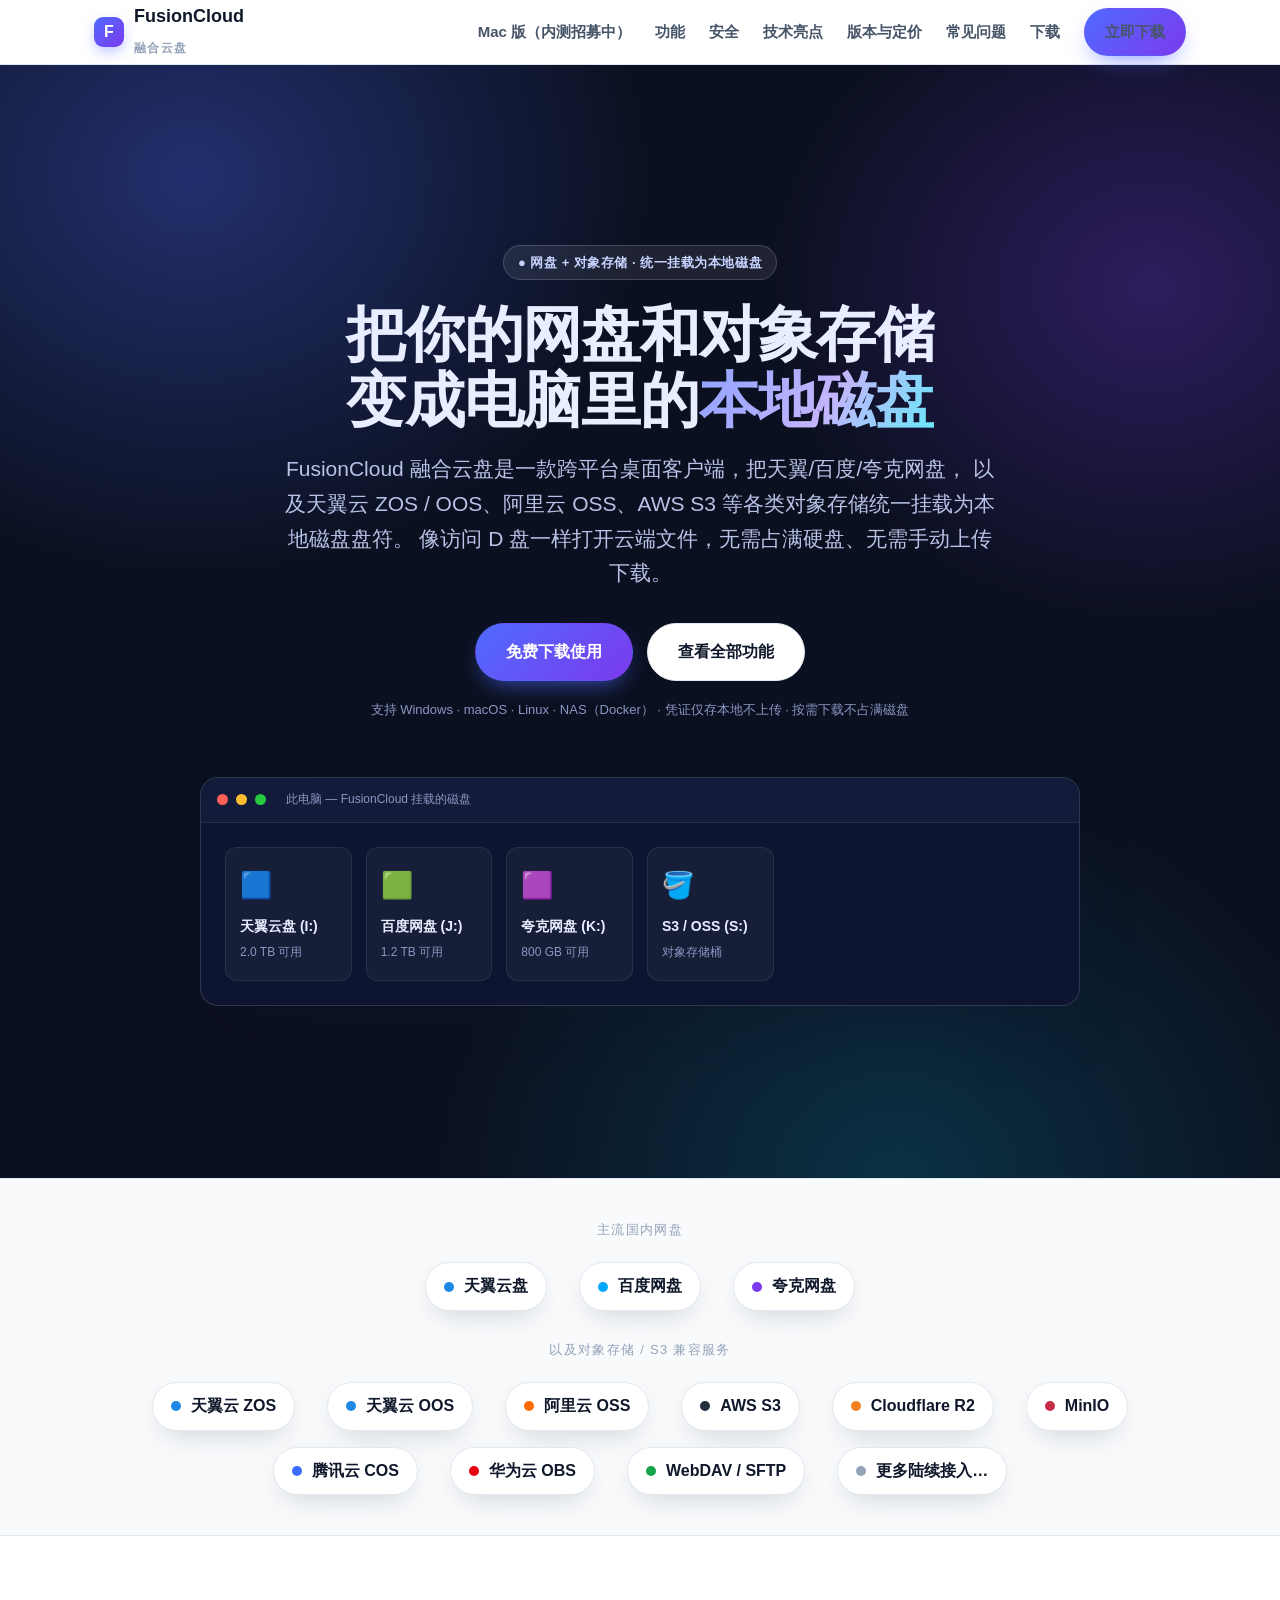
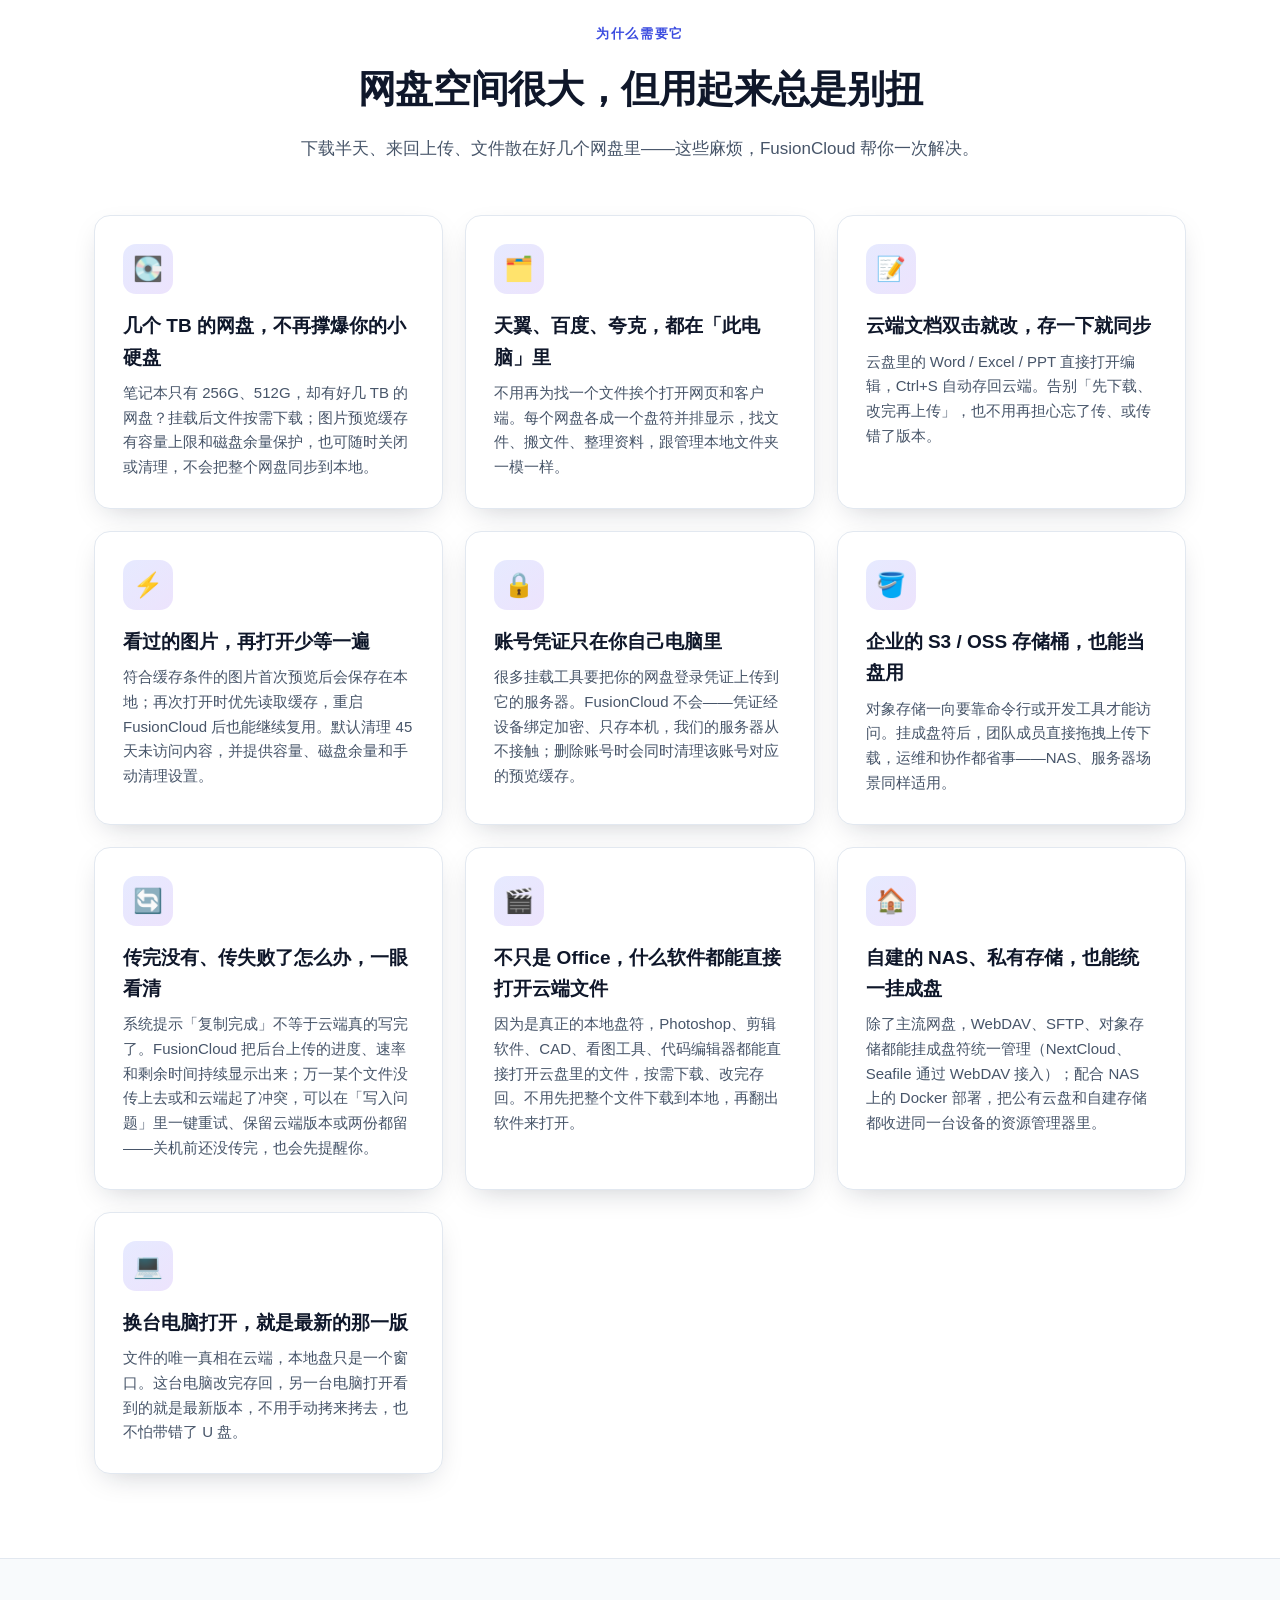
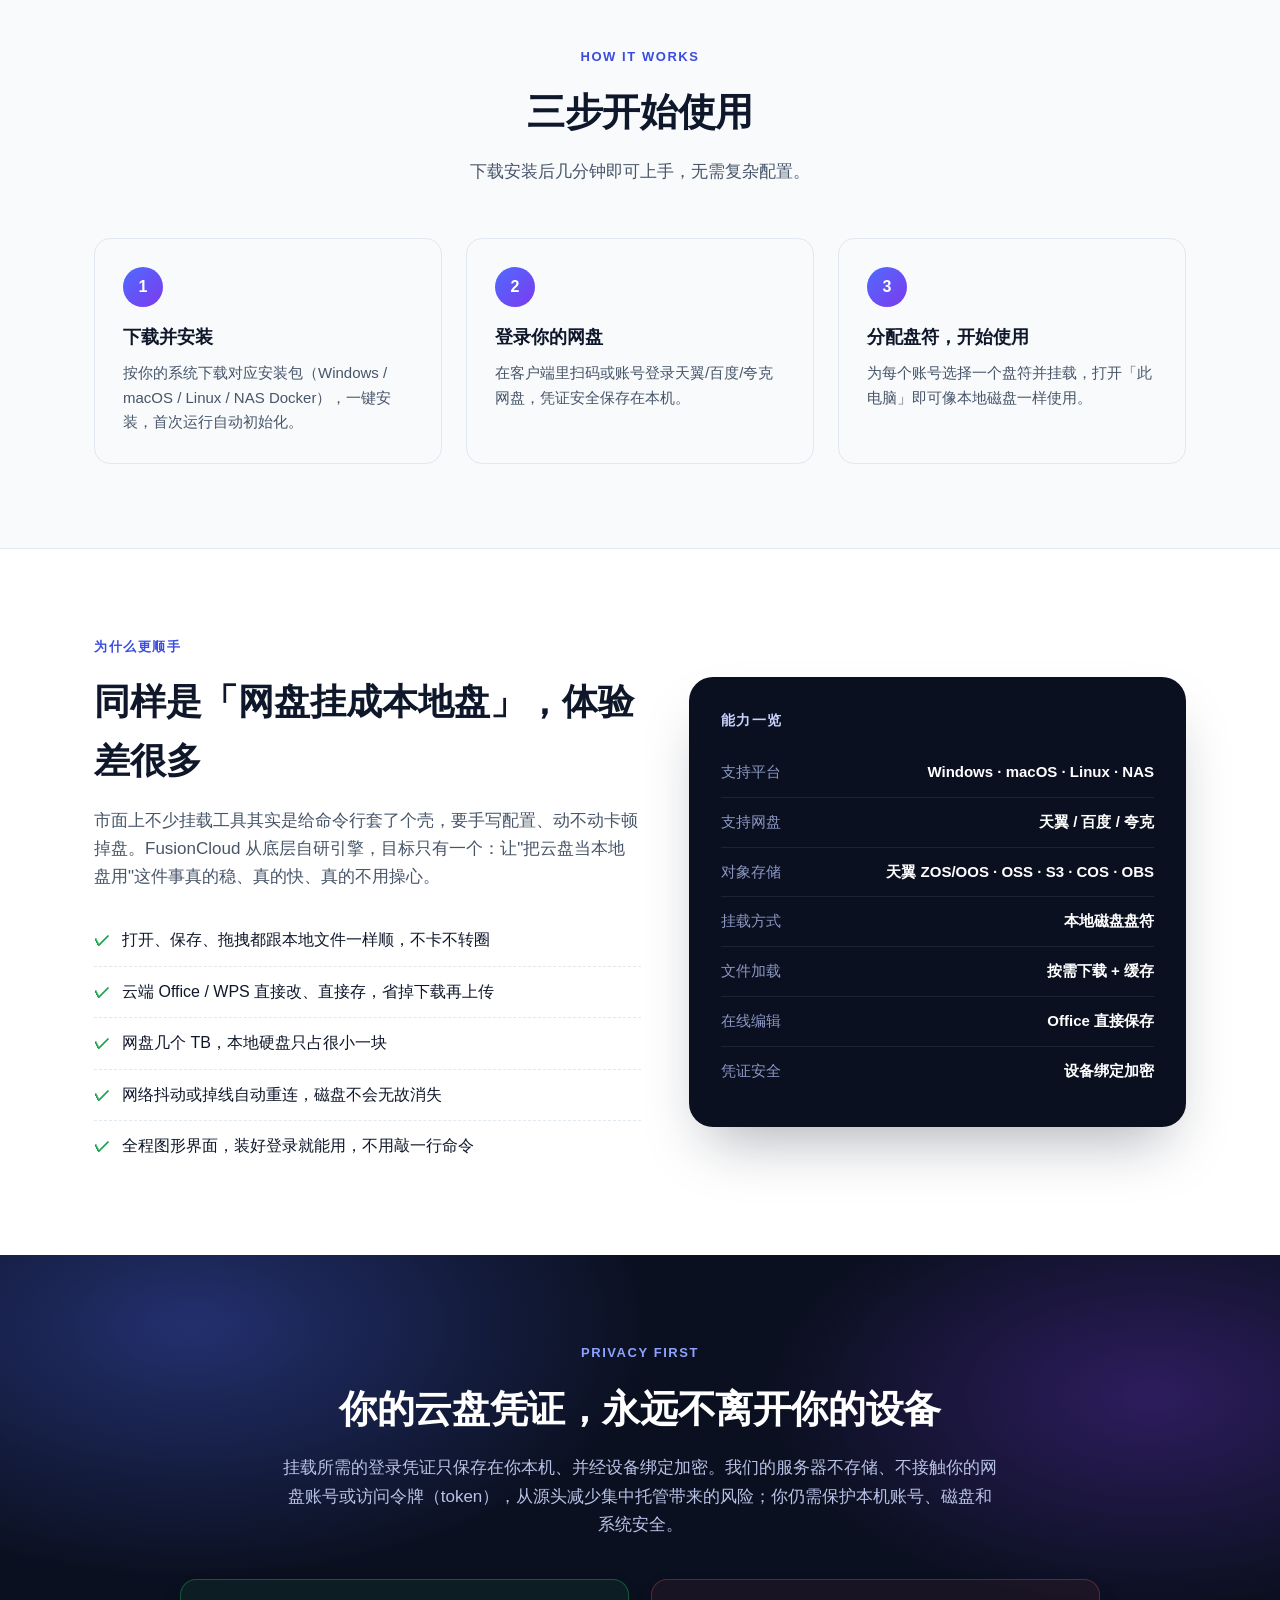
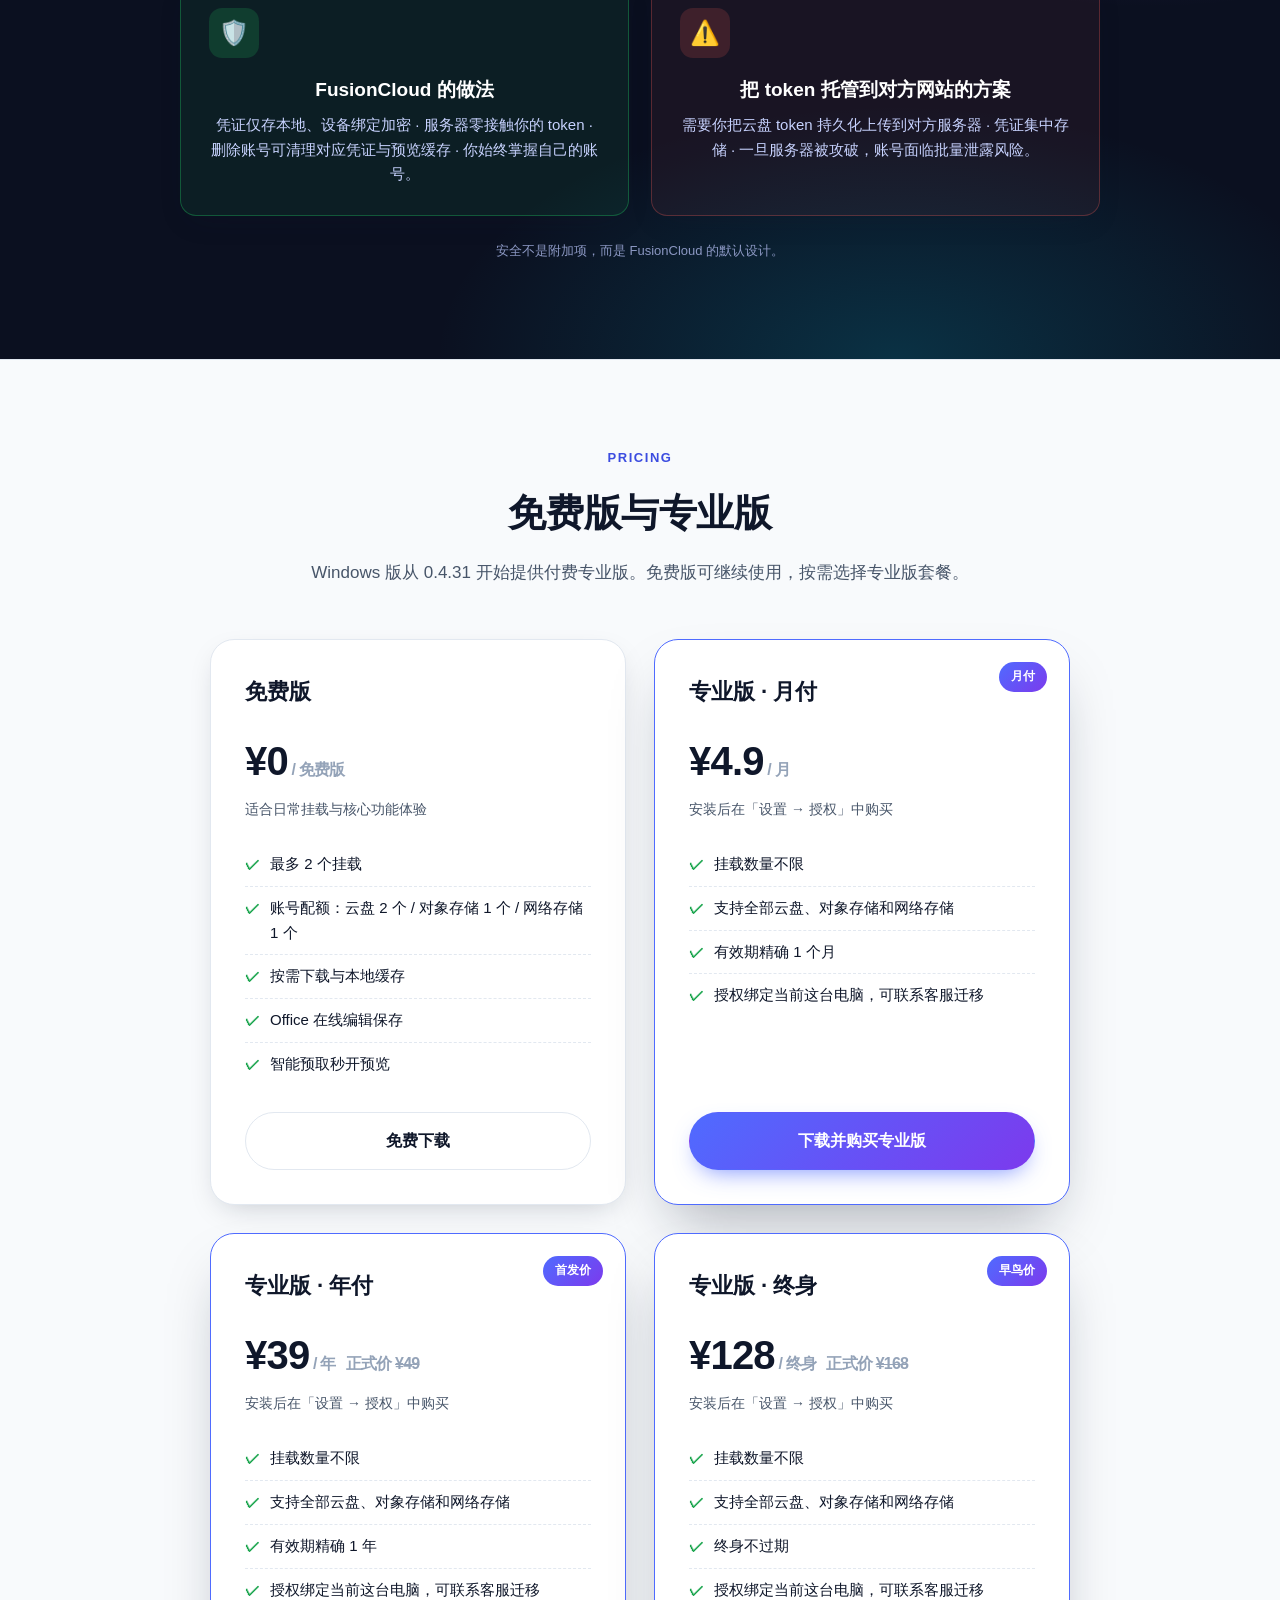
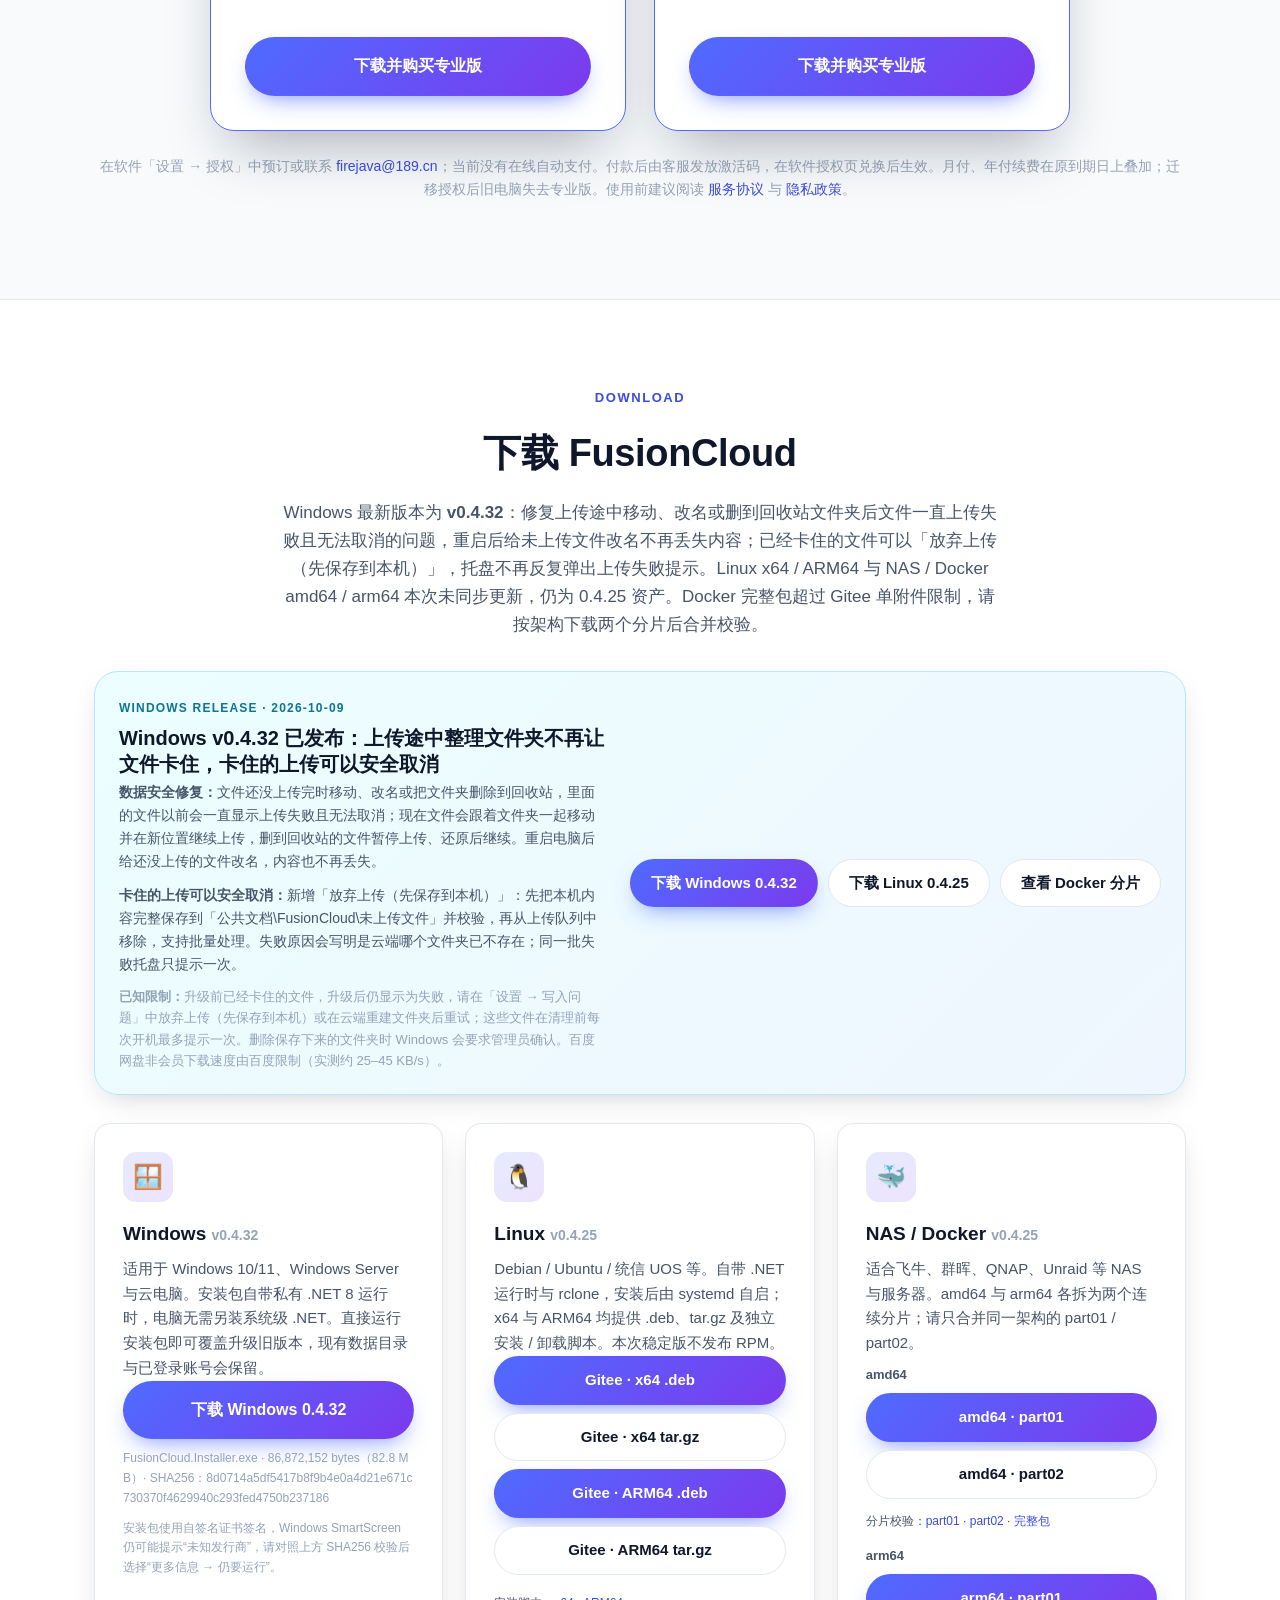
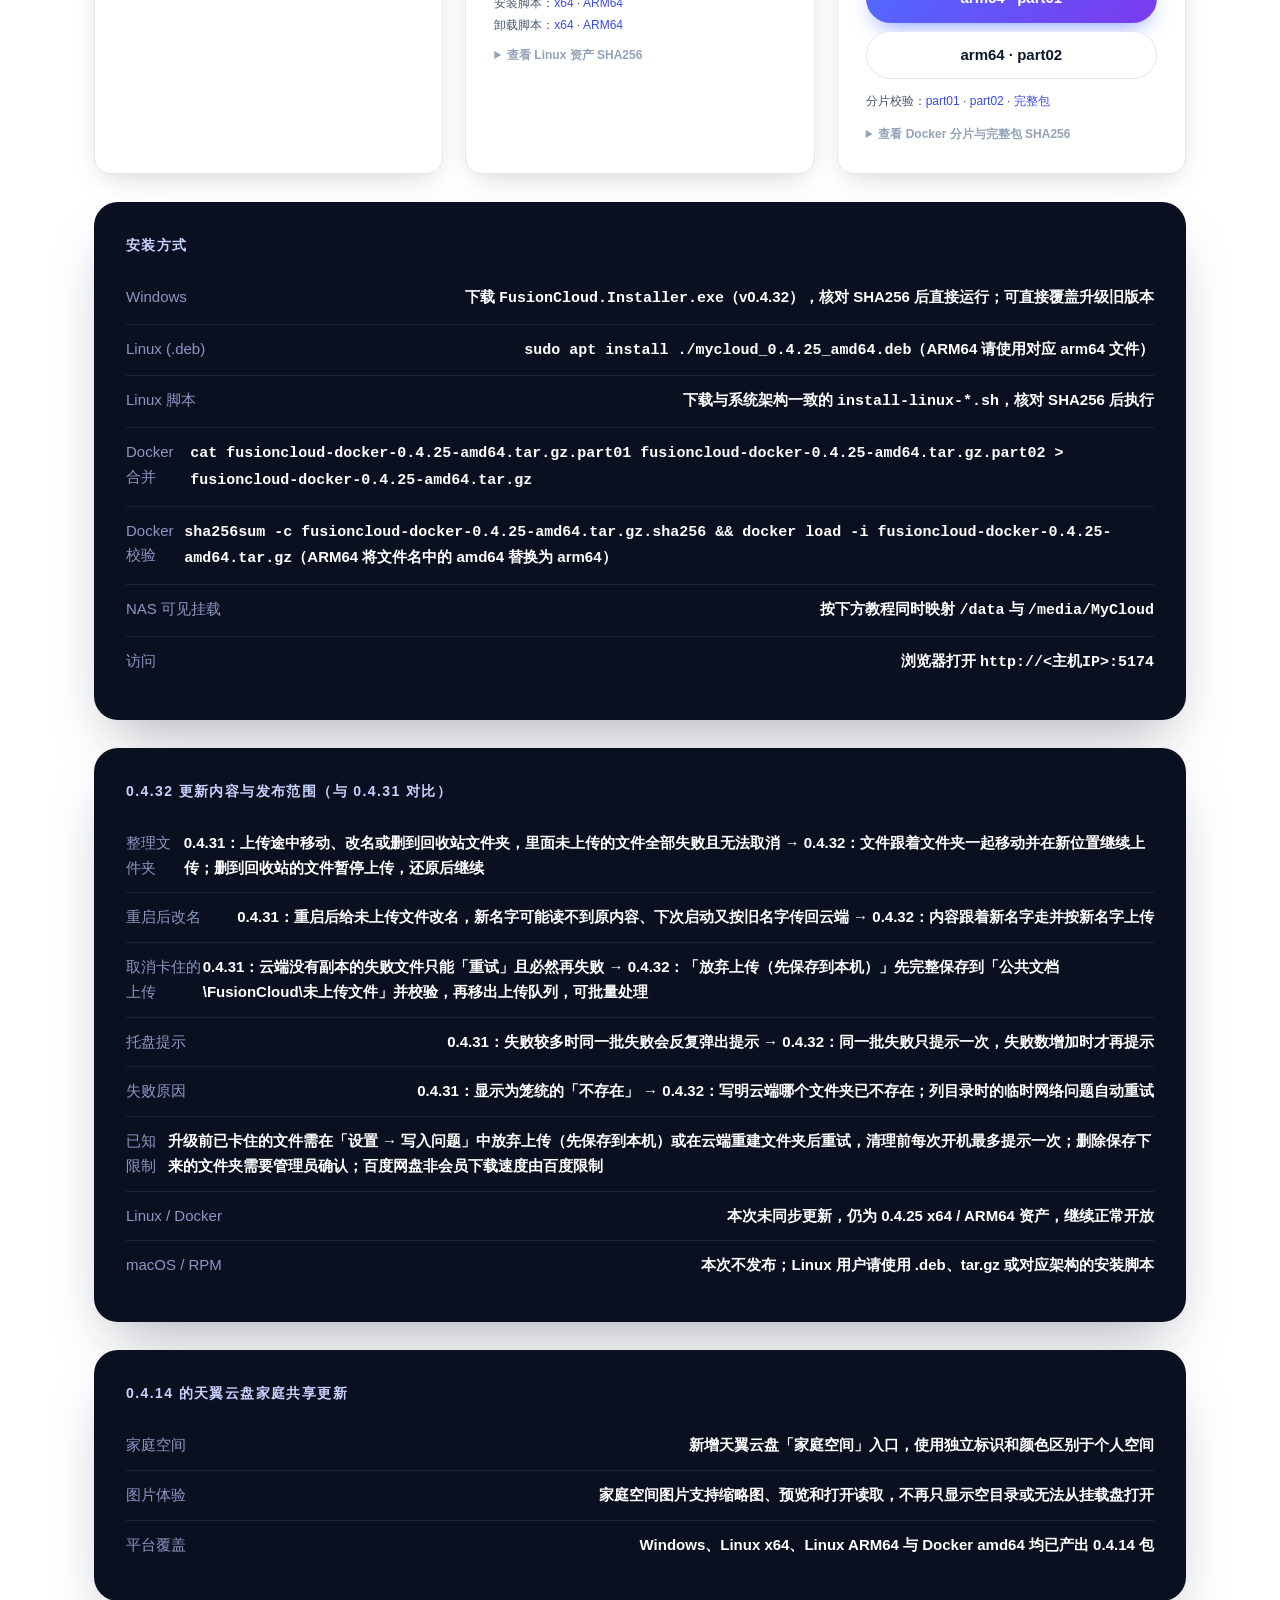
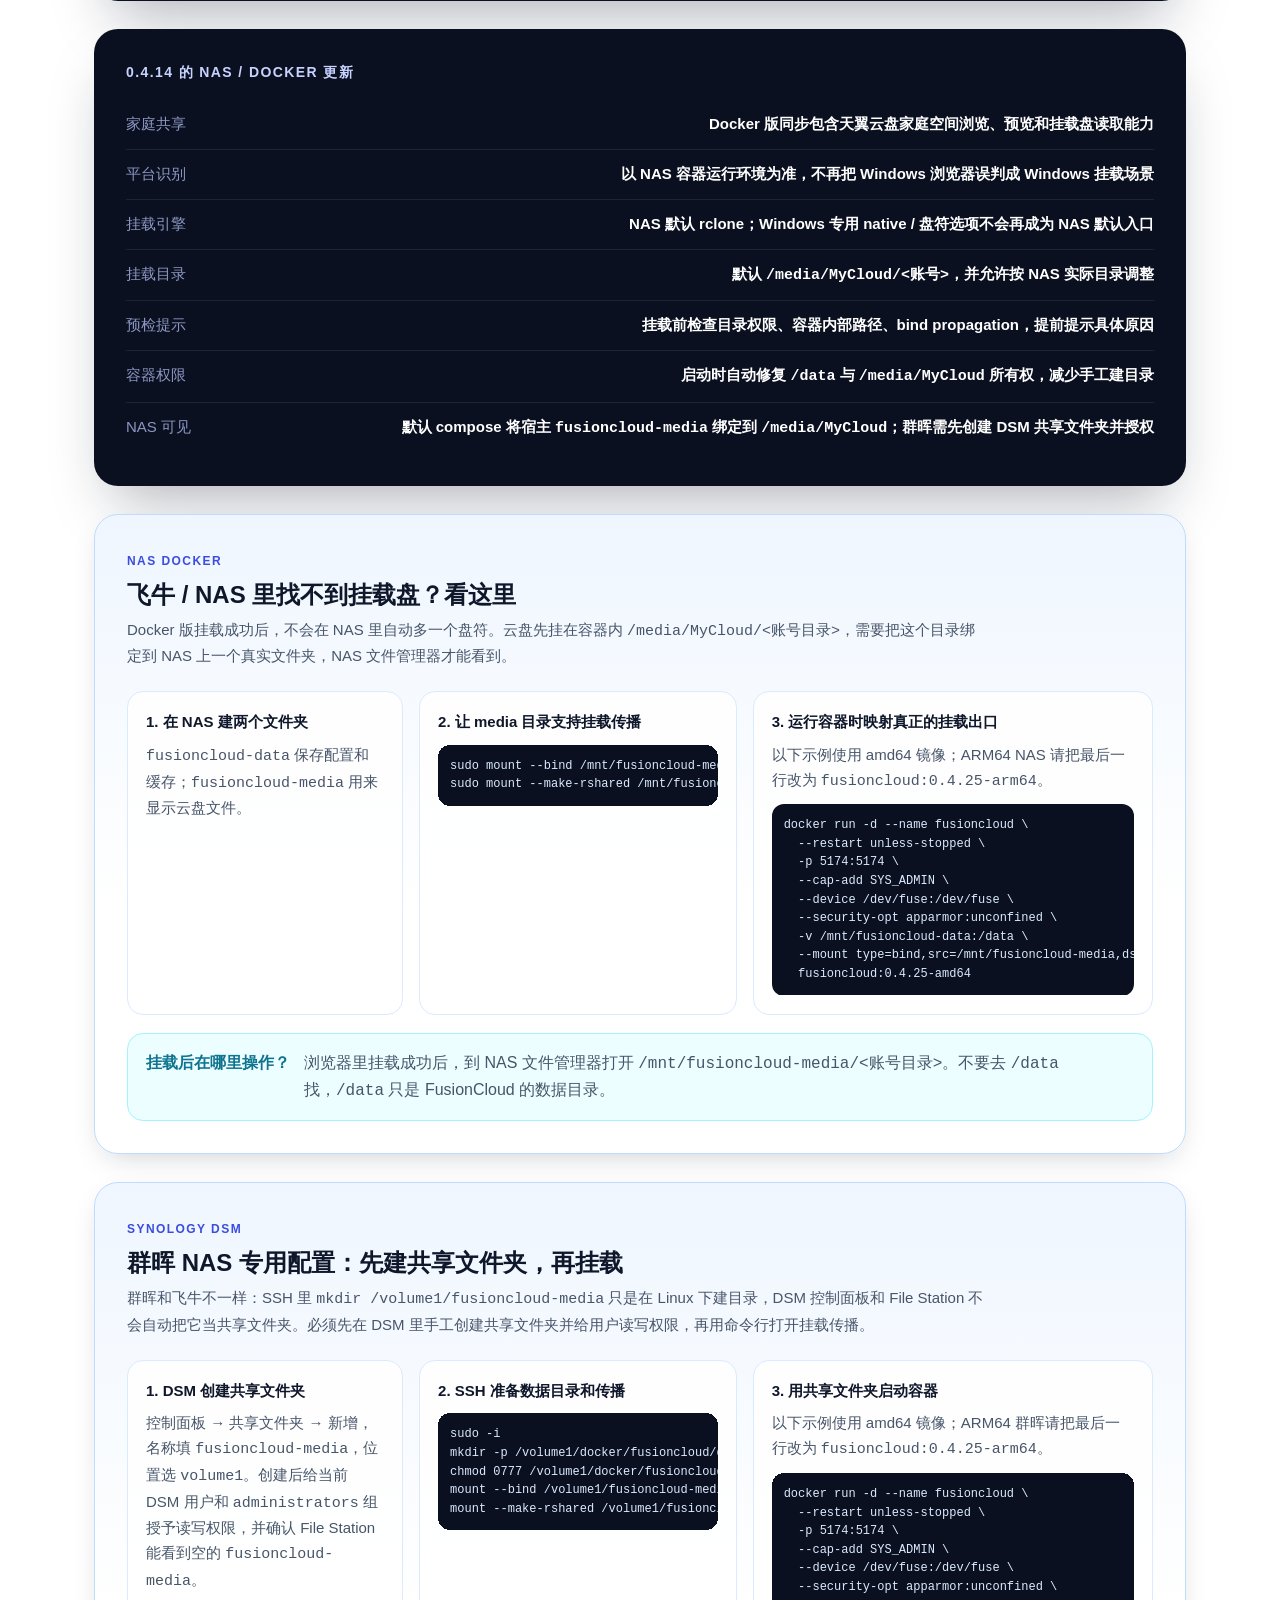
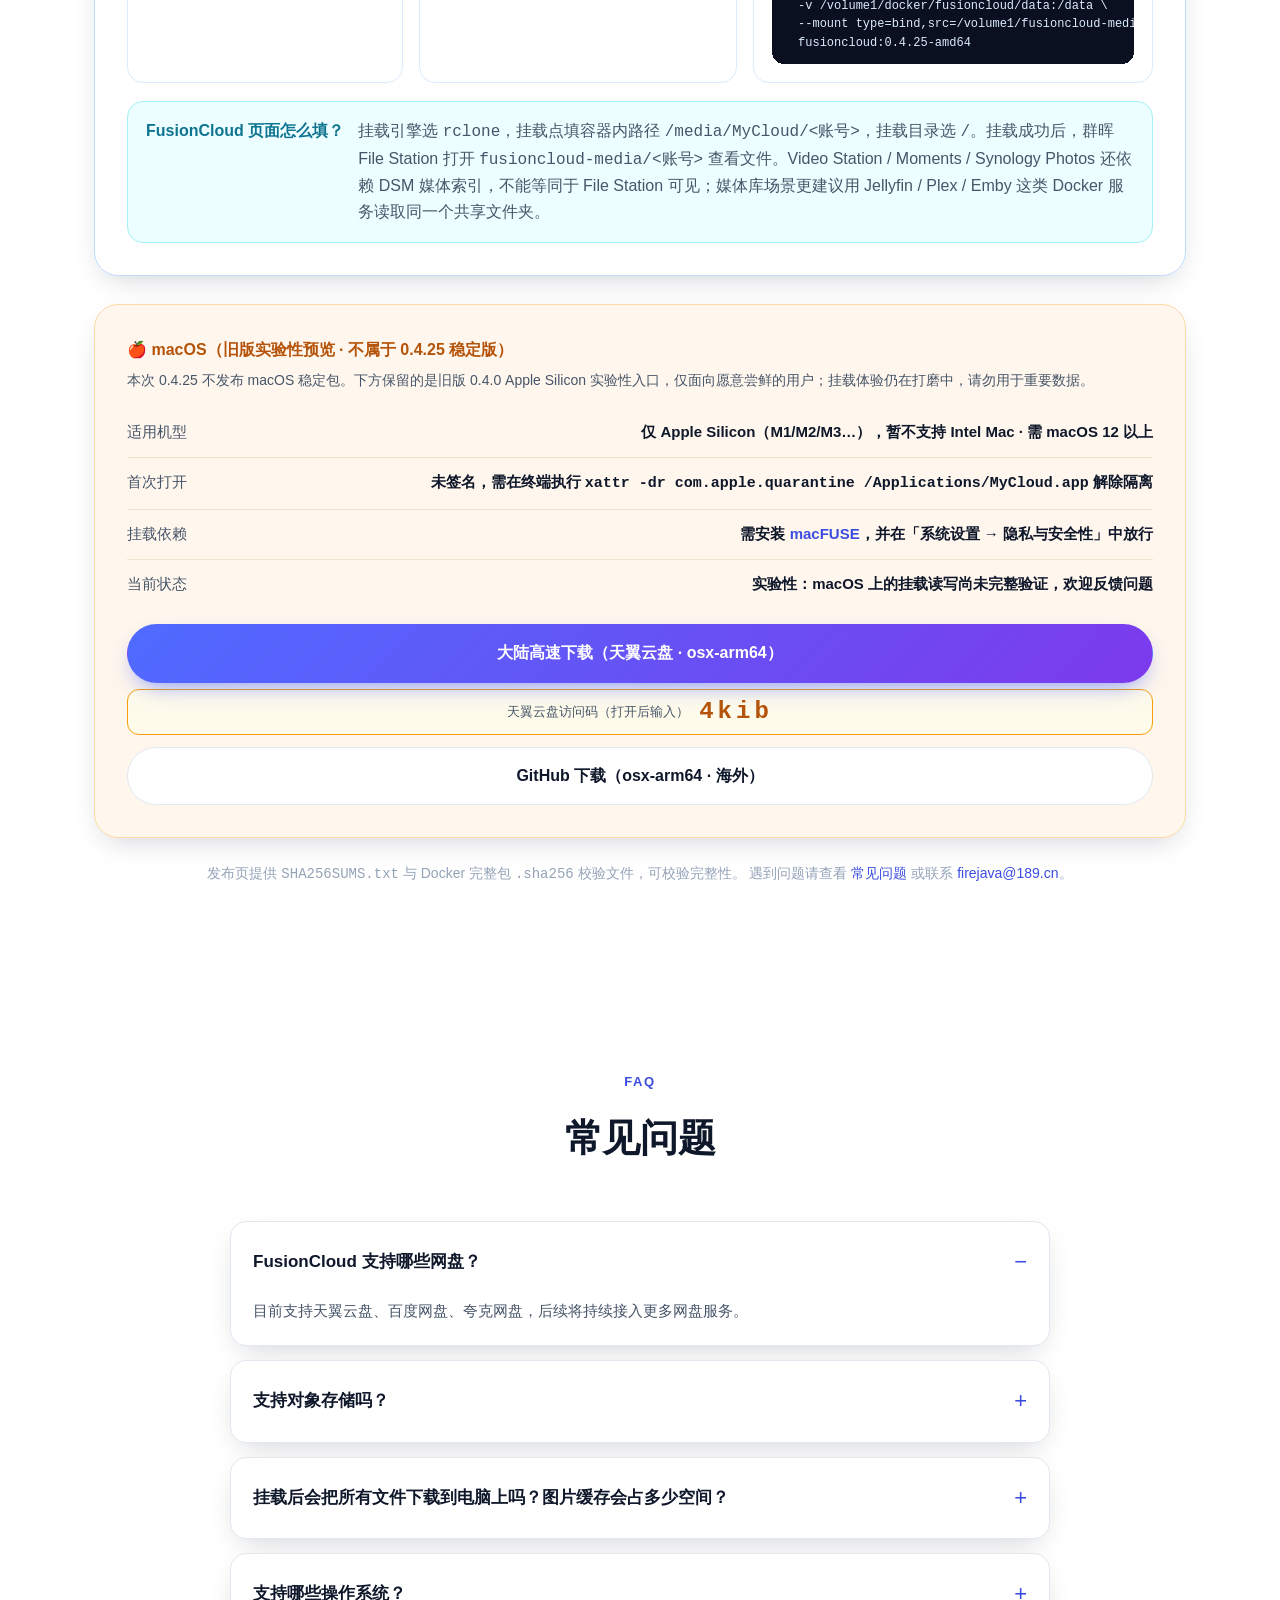
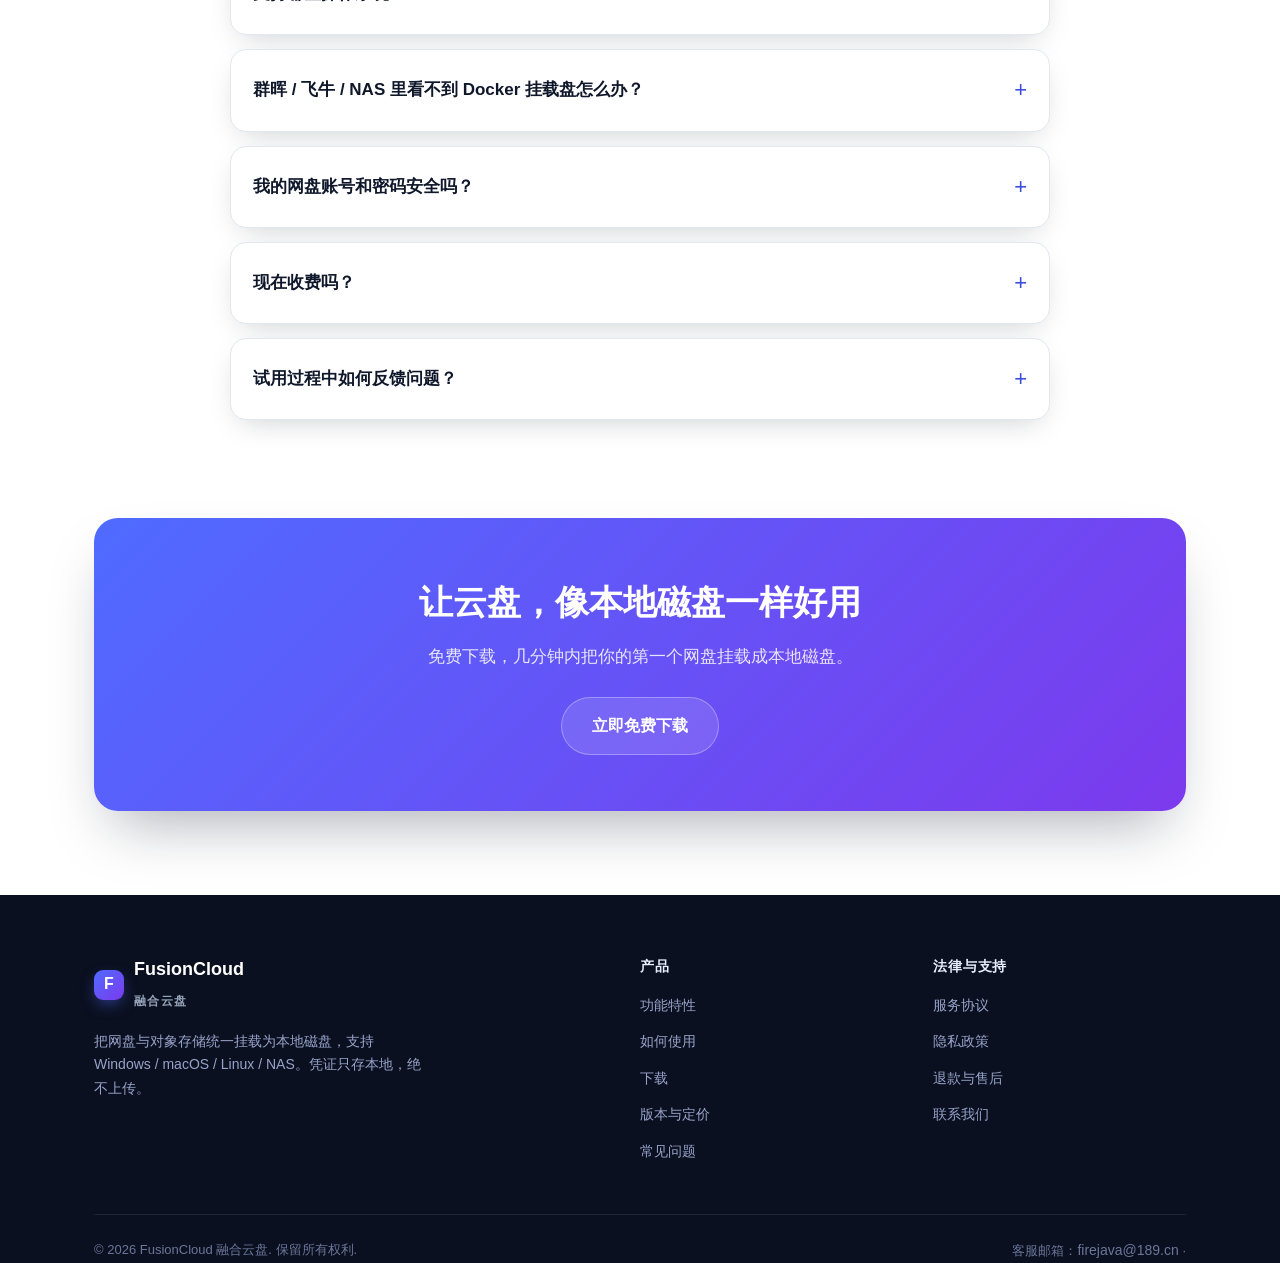
<file: index.html>
<!doctype html>
<html lang="zh-CN">
<head>
  <meta charset="UTF-8" />
  <meta name="viewport" content="width=device-width, initial-scale=1.0" />
  <title>FusionCloud 融合云盘 — 把你的网盘变成电脑里的本地磁盘</title>
  <meta name="description" content="FusionCloud 融合云盘把天翼/百度/夸克网盘，以及阿里云 OSS、AWS S3、S3 兼容对象存储统一挂载为本地磁盘，支持 Windows、macOS、Linux 与 NAS（Docker）。自研原生 VFS 引擎，按需下载、Office 在线直接编辑保存、智能预取秒开预览；凭证只存本地、绝不上传服务器。" />
  <meta name="keywords" content="网盘挂载,对象存储挂载,天翼云ZOS,天翼云OOS,S3,阿里云OSS,AWS S3,Cloudflare R2,MinIO,腾讯云COS,华为云OBS,天翼云盘,百度网盘,夸克网盘,本地磁盘,NAS,Docker,飞牛NAS,WebDAV,FusionCloud,融合云盘" />
  <meta property="og:title" content="FusionCloud 融合云盘 — 把你的网盘变成本地磁盘" />
  <meta property="og:description" content="多个网盘，一个本地磁盘体验。按需加载、原生引擎、Office 直接保存。" />
  <meta property="og:type" content="website" />
  <link rel="stylesheet" href="style.css" />
</head>
<body>

  <!-- NAV -->
  <header class="nav">
    <div class="container">
      <a class="brand" href="#download">
        <span class="logo">F</span>
        <span>FusionCloud<br><small>融合云盘</small></span>
      </a>
      <nav class="nav-links">
        <a href="mac.html">Mac 版（内测招募中）</a>
        <a href="#features">功能</a>
        <a href="#security">安全</a>
        <a href="#why">技术亮点</a>
        <a href="#pricing">版本与定价</a>
        <a href="#faq">常见问题</a>
        <a href="#download">下载</a>
        <a class="btn btn-primary" href="#download">立即下载</a>
      </nav>
    </div>
  </header>

  <!-- HERO -->
  <section class="hero">
    <div class="container">
      <span class="eyebrow">● 网盘 + 对象存储 · 统一挂载为本地磁盘</span>
      <h1>把你的网盘和对象存储<br>变成电脑里的<span class="grad">本地磁盘</span></h1>
      <p class="lead">
        FusionCloud 融合云盘是一款跨平台桌面客户端，把天翼/百度/夸克网盘，
        以及天翼云 ZOS / OOS、阿里云 OSS、AWS S3 等各类对象存储统一挂载为本地磁盘盘符。
        像访问 D 盘一样打开云端文件，无需占满硬盘、无需手动上传下载。
      </p>
      <div class="hero-cta">
        <a class="btn btn-primary btn-lg" href="#download">免费下载使用</a>
        <a class="btn btn-ghost btn-lg" href="#features">查看全部功能</a>
      </div>
      <p class="hero-note">支持 Windows · macOS · Linux · NAS（Docker） · 凭证仅存本地不上传 · 按需下载不占满磁盘</p>

      <!-- device mock -->
      <div class="mock">
        <div class="mock-bar">
          <i class="r"></i><i class="y"></i><i class="g"></i>
          <span>此电脑 — FusionCloud 挂载的磁盘</span>
        </div>
        <div class="mock-body">
          <div class="drive"><div class="ic">🟦</div><b>天翼云盘 (I:)</b><small>2.0 TB 可用</small></div>
          <div class="drive"><div class="ic">🟩</div><b>百度网盘 (J:)</b><small>1.2 TB 可用</small></div>
          <div class="drive"><div class="ic">🟪</div><b>夸克网盘 (K:)</b><small>800 GB 可用</small></div>
          <div class="drive"><div class="ic">🪣</div><b>S3 / OSS (S:)</b><small>对象存储桶</small></div>
        </div>
      </div>
    </div>
  </section>

  <!-- LOGOS -->
  <div class="logos">
    <div class="container">
      <p class="lead">主流国内网盘</p>
      <div class="row" style="margin-bottom:28px;">
        <span class="cloud-pill"><span class="dot" style="background:#1e88e5"></span>天翼云盘</span>
        <span class="cloud-pill"><span class="dot" style="background:#06a7ff"></span>百度网盘</span>
        <span class="cloud-pill"><span class="dot" style="background:#7c3aed"></span>夸克网盘</span>
      </div>
      <p class="lead">以及对象存储 / S3 兼容服务</p>
      <div class="row">
        <span class="cloud-pill"><span class="dot" style="background:#1e88e5"></span>天翼云 ZOS</span>
        <span class="cloud-pill"><span class="dot" style="background:#1e88e5"></span>天翼云 OOS</span>
        <span class="cloud-pill"><span class="dot" style="background:#ff6a00"></span>阿里云 OSS</span>
        <span class="cloud-pill"><span class="dot" style="background:#232f3e"></span>AWS S3</span>
        <span class="cloud-pill"><span class="dot" style="background:#f38020"></span>Cloudflare R2</span>
        <span class="cloud-pill"><span class="dot" style="background:#c72c48"></span>MinIO</span>
        <span class="cloud-pill"><span class="dot" style="background:#3b6cff"></span>腾讯云 COS</span>
        <span class="cloud-pill"><span class="dot" style="background:#e60012"></span>华为云 OBS</span>
        <span class="cloud-pill"><span class="dot" style="background:#16a34a"></span>WebDAV / SFTP</span>
        <span class="cloud-pill"><span class="dot" style="background:#94a3b8"></span>更多陆续接入…</span>
      </div>
    </div>
  </div>

  <!-- FEATURES -->
  <section id="features">
    <div class="container">
      <div class="section-head">
        <span class="kicker">为什么需要它</span>
        <h2>网盘空间很大，但用起来总是别扭</h2>
        <p>下载半天、来回上传、文件散在好几个网盘里——这些麻烦，FusionCloud 帮你一次解决。</p>
      </div>
      <div class="grid grid-3">
        <div class="card"><div class="ic">💽</div><h3>几个 TB 的网盘，不再撑爆你的小硬盘</h3><p>笔记本只有 256G、512G，却有好几 TB 的网盘？挂载后文件按需下载；图片预览缓存有容量上限和磁盘余量保护，也可随时关闭或清理，不会把整个网盘同步到本地。</p></div>
        <div class="card"><div class="ic">🗂️</div><h3>天翼、百度、夸克，都在「此电脑」里</h3><p>不用再为找一个文件挨个打开网页和客户端。每个网盘各成一个盘符并排显示，找文件、搬文件、整理资料，跟管理本地文件夹一模一样。</p></div>
        <div class="card"><div class="ic">📝</div><h3>云端文档双击就改，存一下就同步</h3><p>云盘里的 Word / Excel / PPT 直接打开编辑，Ctrl+S 自动存回云端。告别「先下载、改完再上传」，也不用再担心忘了传、或传错了版本。</p></div>
        <div class="card"><div class="ic">⚡</div><h3>看过的图片，再打开少等一遍</h3><p>符合缓存条件的图片首次预览后会保存在本地；再次打开时优先读取缓存，重启 FusionCloud 后也能继续复用。默认清理 45 天未访问内容，并提供容量、磁盘余量和手动清理设置。</p></div>
        <div class="card"><div class="ic">🔒</div><h3>账号凭证只在你自己电脑里</h3><p>很多挂载工具要把你的网盘登录凭证上传到它的服务器。FusionCloud 不会——凭证经设备绑定加密、只存本机，我们的服务器从不接触；删除账号时会同时清理该账号对应的预览缓存。</p></div>
        <div class="card"><div class="ic">🪣</div><h3>企业的 S3 / OSS 存储桶，也能当盘用</h3><p>对象存储一向要靠命令行或开发工具才能访问。挂成盘符后，团队成员直接拖拽上传下载，运维和协作都省事——NAS、服务器场景同样适用。</p></div>
        <div class="card"><div class="ic">🔄</div><h3>传完没有、传失败了怎么办，一眼看清</h3><p>系统提示「复制完成」不等于云端真的写完了。FusionCloud 把后台上传的进度、速率和剩余时间持续显示出来；万一某个文件没传上去或和云端起了冲突，可以在「写入问题」里一键重试、保留云端版本或两份都留——关机前还没传完，也会先提醒你。</p></div>
        <div class="card"><div class="ic">🎬</div><h3>不只是 Office，什么软件都能直接打开云端文件</h3><p>因为是真正的本地盘符，Photoshop、剪辑软件、CAD、看图工具、代码编辑器都能直接打开云盘里的文件，按需下载、改完存回。不用先把整个文件下载到本地，再翻出软件来打开。</p></div>
        <div class="card"><div class="ic">🏠</div><h3>自建的 NAS、私有存储，也能统一挂成盘</h3><p>除了主流网盘，WebDAV、SFTP、对象存储都能挂成盘符统一管理（NextCloud、Seafile 通过 WebDAV 接入）；配合 NAS 上的 Docker 部署，把公有云盘和自建存储都收进同一台设备的资源管理器里。</p></div>
        <div class="card"><div class="ic">💻</div><h3>换台电脑打开，就是最新的那一版</h3><p>文件的唯一真相在云端，本地盘只是一个窗口。这台电脑改完存回，另一台电脑打开看到的就是最新版本，不用手动拷来拷去，也不怕带错了 U 盘。</p></div>
      </div>
    </div>
  </section>

  <!-- HOW -->
  <section id="how" style="background:#f8fafc;border-top:1px solid var(--line);border-bottom:1px solid var(--line);">
    <div class="container">
      <div class="section-head">
        <span class="kicker">How it works</span>
        <h2>三步开始使用</h2>
        <p>下载安装后几分钟即可上手，无需复杂配置。</p>
      </div>
      <div class="steps">
        <div class="step"><h3>下载并安装</h3><p>按你的系统下载对应安装包（Windows / macOS / Linux / NAS Docker），一键安装，首次运行自动初始化。</p></div>
        <div class="step"><h3>登录你的网盘</h3><p>在客户端里扫码或账号登录天翼/百度/夸克网盘，凭证安全保存在本机。</p></div>
        <div class="step"><h3>分配盘符，开始使用</h3><p>为每个账号选择一个盘符并挂载，打开「此电脑」即可像本地磁盘一样使用。</p></div>
      </div>
    </div>
  </section>

  <!-- WHY -->
  <section id="why">
    <div class="container">
      <div class="split">
        <div>
          <span class="kicker" style="color:var(--brand-ink);font-weight:800;letter-spacing:.12em;font-size:13px;">为什么更顺手</span>
          <h2 style="font-size:clamp(26px,4vw,36px);margin:12px 0 10px;font-weight:850;">同样是「网盘挂成本地盘」，体验差很多</h2>
          <p class="muted" style="font-size:17px;">市面上不少挂载工具其实是给命令行套了个壳，要手写配置、动不动卡顿掉盘。FusionCloud 从底层自研引擎，目标只有一个：让"把云盘当本地盘用"这件事真的稳、真的快、真的不用操心。</p>
          <ul class="checklist">
            <li><span class="tick">✓</span><span>打开、保存、拖拽都跟本地文件一样顺，不卡不转圈</span></li>
            <li><span class="tick">✓</span><span>云端 Office / WPS 直接改、直接存，省掉下载再上传</span></li>
            <li><span class="tick">✓</span><span>网盘几个 TB，本地硬盘只占很小一块</span></li>
            <li><span class="tick">✓</span><span>网络抖动或掉线自动重连，磁盘不会无故消失</span></li>
            <li><span class="tick">✓</span><span>全程图形界面，装好登录就能用，不用敲一行命令</span></li>
          </ul>
        </div>
        <div class="panel">
          <h4>能力一览</h4>
          <div class="kv"><span>支持平台</span><b>Windows · macOS · Linux · NAS</b></div>
          <div class="kv"><span>支持网盘</span><b>天翼 / 百度 / 夸克</b></div>
          <div class="kv"><span>对象存储</span><b>天翼 ZOS/OOS · OSS · S3 · COS · OBS</b></div>
          <div class="kv"><span>挂载方式</span><b>本地磁盘盘符</b></div>
          <div class="kv"><span>文件加载</span><b>按需下载 + 缓存</b></div>
          <div class="kv"><span>在线编辑</span><b>Office 直接保存</b></div>
          <div class="kv"><span>凭证安全</span><b>设备绑定加密</b></div>
        </div>
      </div>
    </div>
  </section>

  <!-- SECURITY -->
  <section id="security" class="hero" style="padding:0;">
    <div class="container" style="position:relative;padding:84px 24px;">
      <div class="section-head" style="margin-bottom:40px;">
        <span class="kicker" style="color:#8ea2ff;">Privacy First</span>
        <h2 style="color:#fff;">你的云盘凭证，永远不离开你的设备</h2>
        <p style="color:#b8c2e6;">挂载所需的登录凭证只保存在你本机、并经设备绑定加密。我们的服务器不存储、不接触你的网盘账号或访问令牌（token），从源头减少集中托管带来的风险；你仍需保护本机账号、磁盘和系统安全。</p>
      </div>
      <div class="grid grid-2" style="max-width:920px;margin:0 auto;">
        <div class="card" style="background:rgba(34,197,94,.08);border-color:rgba(34,197,94,.35);">
          <div class="ic" style="background:rgba(34,197,94,.18);">🛡️</div>
          <h3 style="color:#fff;">FusionCloud 的做法</h3>
          <p style="color:#c7d2fe;">凭证仅存本地、设备绑定加密 · 服务器零接触你的 token · 删除账号可清理对应凭证与预览缓存 · 你始终掌握自己的账号。</p>
        </div>
        <div class="card" style="background:rgba(255,95,87,.06);border-color:rgba(255,95,87,.28);">
          <div class="ic" style="background:rgba(255,95,87,.16);">⚠️</div>
          <h3 style="color:#fff;">把 token 托管到对方网站的方案</h3>
          <p style="color:#c7d2fe;">需要你把云盘 token 持久化上传到对方服务器 · 凭证集中存储 · 一旦服务器被攻破，账号面临批量泄露风险。</p>
        </div>
      </div>
      <p style="text-align:center;color:#8b97c2;font-size:13px;margin-top:24px;">安全不是附加项，而是 FusionCloud 的默认设计。</p>
    </div>
  </section>

  <!-- PRICING -->
  <section id="pricing" style="background:#f8fafc;border-top:1px solid var(--line);border-bottom:1px solid var(--line);">
    <div class="container">
      <div class="section-head">
        <span class="kicker">Pricing</span>
        <h2>免费版与专业版</h2>
        <p>Windows 版从 0.4.31 开始提供付费专业版。免费版可继续使用，按需选择专业版套餐。</p>
      </div>
      <div class="pricing">
        <div class="plan">
          <h3>免费版</h3>
          <div class="price">¥0<small> / 免费版</small></div>
          <p class="sub">适合日常挂载与核心功能体验</p>
          <ul>
            <li>最多 2 个挂载</li>
            <li>账号配额：云盘 2 个 / 对象存储 1 个 / 网络存储 1 个</li>
            <li>按需下载与本地缓存</li>
            <li>Office 在线编辑保存</li>
            <li>智能预取秒开预览</li>
          </ul>
          <a class="btn btn-ghost btn-lg" href="#download" style="width:100%;justify-content:center;">免费下载</a>
        </div>
        <div class="plan featured">
          <span class="tag">月付</span>
          <h3>专业版 · 月付</h3>
          <div class="price">¥4.9<small> / 月</small></div>
          <p class="sub">安装后在「设置 → 授权」中购买</p>
          <ul>
            <li>挂载数量不限</li>
            <li>支持全部云盘、对象存储和网络存储</li>
            <li>有效期精确 1 个月</li>
            <li>授权绑定当前这台电脑，可联系客服迁移</li>
          </ul>
          <a class="btn btn-primary btn-lg" href="#download" style="width:100%;justify-content:center;">下载并购买专业版</a>
        </div>
        <div class="plan featured">
          <span class="tag">首发价</span>
          <h3>专业版 · 年付</h3>
          <div class="price">¥39<small> / 年</small> <small>正式价 <del>¥49</del></small></div>
          <p class="sub">安装后在「设置 → 授权」中购买</p>
          <ul>
            <li>挂载数量不限</li>
            <li>支持全部云盘、对象存储和网络存储</li>
            <li>有效期精确 1 年</li>
            <li>授权绑定当前这台电脑，可联系客服迁移</li>
          </ul>
          <a class="btn btn-primary btn-lg" href="#download" style="width:100%;justify-content:center;">下载并购买专业版</a>
        </div>
        <div class="plan featured">
          <span class="tag">早鸟价</span>
          <h3>专业版 · 终身</h3>
          <div class="price">¥128<small> / 终身</small> <small>正式价 <del>¥168</del></small></div>
          <p class="sub">安装后在「设置 → 授权」中购买</p>
          <ul>
            <li>挂载数量不限</li>
            <li>支持全部云盘、对象存储和网络存储</li>
            <li>终身不过期</li>
            <li>授权绑定当前这台电脑，可联系客服迁移</li>
          </ul>
          <a class="btn btn-primary btn-lg" href="#download" style="width:100%;justify-content:center;">下载并购买专业版</a>
        </div>
      </div>
      <p style="text-align:center;margin-top:24px;font-size:14px;color:var(--ink-faint);">
        在软件「设置 → 授权」中预订或联系 <a href="mailto:firejava@189.cn">firejava@189.cn</a>；当前没有在线自动支付。付款后由客服发放激活码，在软件授权页兑换后生效。月付、年付续费在原到期日上叠加；迁移授权后旧电脑失去专业版。使用前建议阅读 <a href="terms.html">服务协议</a> 与 <a href="privacy.html">隐私政策</a>。
      </p>
    </div>
  </section>

  <!-- DOWNLOAD -->
  <section id="download">
    <div class="container">
      <div class="section-head">
        <span class="kicker">Download</span>
        <h2>下载 FusionCloud</h2>
        <p>Windows 最新版本为 <b>v0.4.32</b>：修复上传途中移动、改名或删到回收站文件夹后文件一直上传失败且无法取消的问题，重启后给未上传文件改名不再丢失内容；已经卡住的文件可以「放弃上传（先保存到本机）」，托盘不再反复弹出上传失败提示。Linux x64 / ARM64 与 NAS / Docker amd64 / arm64 本次未同步更新，仍为 0.4.25 资产。Docker 完整包超过 Gitee 单附件限制，请按架构下载两个分片后合并校验。</p>
      </div>
      <div class="release-notice">
        <div>
          <span class="kicker">Windows Release · 2026-10-09</span>
          <h3>Windows v0.4.32 已发布：上传途中整理文件夹不再让文件卡住，卡住的上传可以安全取消</h3>
          <p><b>数据安全修复：</b>文件还没上传完时移动、改名或把文件夹删除到回收站，里面的文件以前会一直显示上传失败且无法取消；现在文件会跟着文件夹一起移动并在新位置继续上传，删到回收站的文件暂停上传、还原后继续。重启电脑后给还没上传的文件改名，内容也不再丢失。</p>
          <p style="margin-top:10px;"><b>卡住的上传可以安全取消：</b>新增「放弃上传（先保存到本机）」：先把本机内容完整保存到「公共文档\FusionCloud\未上传文件」并校验，再从上传队列中移除，支持批量处理。失败原因会写明是云端哪个文件夹已不存在；同一批失败托盘只提示一次。</p>
          <p style="margin-top:10px;font-size:13px;color:var(--ink-faint);"><b>已知限制：</b>升级前已经卡住的文件，升级后仍显示为失败，请在「设置 → 写入问题」中放弃上传（先保存到本机）或在云端重建文件夹后重试；这些文件在清理前每次开机最多提示一次。删除保存下来的文件夹时 Windows 会要求管理员确认。百度网盘非会员下载速度由百度限制（实测约 25–45 KB/s）。</p>
        </div>
        <div style="display:flex;gap:10px;flex-wrap:wrap;">
          <a class="btn btn-primary" href="https://gitee.com/firepython/mycloud/releases/download/v0.4.32/FusionCloud.Installer.exe">下载 Windows 0.4.32</a>
          <a class="btn btn-ghost" href="https://gitee.com/firepython/mycloud/releases/download/v0.4.25/mycloud_0.4.25_amd64.deb">下载 Linux 0.4.25</a>
          <a class="btn btn-ghost" href="https://gitee.com/firepython/mycloud/releases/v0.4.25">查看 Docker 分片</a>
        </div>
      </div>
      <div class="grid grid-3">
        <div class="card">
          <div class="ic">🪟</div>
          <h3>Windows <small style="font-size:14px;color:var(--ink-faint);">v0.4.32</small></h3>
          <p>适用于 Windows 10/11、Windows Server 与云电脑。安装包自带私有 .NET 8 运行时，电脑无需另装系统级 .NET。直接运行安装包即可覆盖升级旧版本，现有数据目录与已登录账号会保留。</p>
          <a class="btn btn-primary btn-lg" style="width:100%;justify-content:center;" href="https://gitee.com/firepython/mycloud/releases/download/v0.4.32/FusionCloud.Installer.exe">下载 Windows 0.4.32</a>
          <p style="margin:10px 0 0;font-size:12px;color:var(--ink-faint);word-break:break-all;">FusionCloud.Installer.exe · 86,872,152 bytes（82.8 MB）· SHA256：8d0714a5df5417b8f9b4e0a4d21e671c730370f4629940c293fed4750b237186</p>
          <p style="font-size:12px;color:var(--ink-faint);margin:10px 0 0;">安装包使用自签名证书签名，Windows SmartScreen 仍可能提示“未知发行商”，请对照上方 SHA256 校验后选择“更多信息 → 仍要运行”。</p>
        </div>
        <div class="card">
          <div class="ic">🐧</div>
          <h3>Linux <small style="font-size:14px;color:var(--ink-faint);">v0.4.25</small></h3>
          <p>Debian / Ubuntu / 统信 UOS 等。自带 .NET 运行时与 rclone，安装后由 systemd 自启；x64 与 ARM64 均提供 .deb、tar.gz 及独立安装 / 卸载脚本。本次稳定版不发布 RPM。</p>
          <a class="btn btn-primary" style="width:100%;justify-content:center;margin-bottom:8px;" href="https://gitee.com/firepython/mycloud/releases/download/v0.4.25/mycloud_0.4.25_amd64.deb">Gitee · x64 .deb</a>
          <a class="btn btn-ghost" style="width:100%;justify-content:center;margin-bottom:8px;" href="https://gitee.com/firepython/mycloud/releases/download/v0.4.25/mycloud_0.4.25_linux-amd64.tar.gz">Gitee · x64 tar.gz</a>
          <a class="btn btn-primary" style="width:100%;justify-content:center;margin-bottom:8px;" href="https://gitee.com/firepython/mycloud/releases/download/v0.4.25/mycloud_0.4.25_arm64.deb">Gitee · ARM64 .deb</a>
          <a class="btn btn-ghost" style="width:100%;justify-content:center;margin-bottom:8px;" href="https://gitee.com/firepython/mycloud/releases/download/v0.4.25/mycloud_0.4.25_linux-arm64.tar.gz">Gitee · ARM64 tar.gz</a>
          <p style="font-size:12px;line-height:1.8;margin:10px 0 0;">
            安装脚本：<a href="https://gitee.com/firepython/mycloud/releases/download/v0.4.25/install-linux-amd64.sh">x64</a> · <a href="https://gitee.com/firepython/mycloud/releases/download/v0.4.25/install-linux-arm64.sh">ARM64</a><br>
            卸载脚本：<a href="https://gitee.com/firepython/mycloud/releases/download/v0.4.25/uninstall-linux-amd64.sh">x64</a> · <a href="https://gitee.com/firepython/mycloud/releases/download/v0.4.25/uninstall-linux-arm64.sh">ARM64</a>
          </p>
          <details style="margin-top:10px;font-size:12px;color:var(--ink-faint);word-break:break-all;">
            <summary style="cursor:pointer;font-weight:700;">查看 Linux 资产 SHA256</summary>
            <p style="line-height:1.7;">
              <code>mycloud_0.4.25_amd64.deb</code>: 0c45864583e4c1e5e60f8081a2e892967db12f6db423965e04c4dfc0b10f18d5<br>
              <code>mycloud_0.4.25_linux-amd64.tar.gz</code>: 9222dc98391863d9721e7090e369139cbb774f4b19f8448528318d2d76f3c4c9<br>
              <code>install-linux-amd64.sh</code>: 4041c4d2a0773c3f9329ee8c8bcf5994075b3984b3dcc3a1aa4a042f0fc0802c<br>
              <code>uninstall-linux-amd64.sh</code>: e7f63f63f0be627ad16aff4453edc1482eb9fca4ba743377389ee6e66b605015<br>
              <code>mycloud_0.4.25_arm64.deb</code>: 38756021b7c3be9105fa2c446c22ba723555f44568ab2a83d8a97b893957a556<br>
              <code>mycloud_0.4.25_linux-arm64.tar.gz</code>: 9a5c0295825873ea04b4f596a83816f9333b77fd6662caa464ddf680316391fc<br>
              <code>install-linux-arm64.sh</code>: e095fb17f1d7ea7288f873a0a11d00f9323dcd9c4994b7bd597e4478343b3cbb<br>
              <code>uninstall-linux-arm64.sh</code>: e7f63f63f0be627ad16aff4453edc1482eb9fca4ba743377389ee6e66b605015
            </p>
          </details>
        </div>
        <div class="card">
          <div class="ic">🐳</div>
          <h3>NAS / Docker <small style="font-size:14px;color:var(--ink-faint);">v0.4.25</small></h3>
          <p>适合飞牛、群晖、QNAP、Unraid 等 NAS 与服务器。amd64 与 arm64 各拆为两个连续分片；请只合并同一架构的 part01 / part02。</p>
          <p style="font-size:13px;font-weight:800;margin:8px 0;">amd64</p>
          <a class="btn btn-primary" style="width:100%;justify-content:center;margin-bottom:8px;" href="https://gitee.com/firepython/mycloud/releases/download/v0.4.25/fusioncloud-docker-0.4.25-amd64.tar.gz.part01">amd64 · part01</a>
          <a class="btn btn-ghost" style="width:100%;justify-content:center;margin-bottom:8px;" href="https://gitee.com/firepython/mycloud/releases/download/v0.4.25/fusioncloud-docker-0.4.25-amd64.tar.gz.part02">amd64 · part02</a>
          <p style="font-size:12px;line-height:1.8;margin:4px 0 12px;">
            分片校验：<a href="https://gitee.com/firepython/mycloud/releases/download/v0.4.25/fusioncloud-docker-0.4.25-amd64.tar.gz.part01.sha256">part01</a> · <a href="https://gitee.com/firepython/mycloud/releases/download/v0.4.25/fusioncloud-docker-0.4.25-amd64.tar.gz.part02.sha256">part02</a> · <a href="https://gitee.com/firepython/mycloud/releases/download/v0.4.25/fusioncloud-docker-0.4.25-amd64.tar.gz.sha256">完整包</a>
          </p>
          <p style="font-size:13px;font-weight:800;margin:8px 0;">arm64</p>
          <a class="btn btn-primary" style="width:100%;justify-content:center;margin-bottom:8px;" href="https://gitee.com/firepython/mycloud/releases/download/v0.4.25/fusioncloud-docker-0.4.25-arm64.tar.gz.part01">arm64 · part01</a>
          <a class="btn btn-ghost" style="width:100%;justify-content:center;margin-bottom:8px;" href="https://gitee.com/firepython/mycloud/releases/download/v0.4.25/fusioncloud-docker-0.4.25-arm64.tar.gz.part02">arm64 · part02</a>
          <p style="font-size:12px;line-height:1.8;margin:4px 0 12px;">
            分片校验：<a href="https://gitee.com/firepython/mycloud/releases/download/v0.4.25/fusioncloud-docker-0.4.25-arm64.tar.gz.part01.sha256">part01</a> · <a href="https://gitee.com/firepython/mycloud/releases/download/v0.4.25/fusioncloud-docker-0.4.25-arm64.tar.gz.part02.sha256">part02</a> · <a href="https://gitee.com/firepython/mycloud/releases/download/v0.4.25/fusioncloud-docker-0.4.25-arm64.tar.gz.sha256">完整包</a>
          </p>
          <details style="font-size:12px;color:var(--ink-faint);word-break:break-all;">
            <summary style="cursor:pointer;font-weight:700;">查看 Docker 分片与完整包 SHA256</summary>
            <p style="line-height:1.7;">
              <code>amd64 part01</code>: 5f73e3881c5a89a89ec91ca75134f7bf02c8d90a6ce28a8e833c97bff51dc617<br>
              <code>amd64 part01.sha256</code>: 6d26f148bd89629d0ac3ee34aba77bb45aedf5d6e2fdff8186f5c574d8765f50<br>
              <code>amd64 part02</code>: 161d398176e96dcafe83edfa6be1c917ad7bdcac67504688977ab8989ba481dc<br>
              <code>amd64 part02.sha256</code>: c683ad8c0f5df52c431d78ea4a4e90a47602329a67ead94006a7333132951df5<br>
              <code>amd64 完整包 .sha256 文件</code>: 4a05dc8ed72063dd7ec6eca99c0e3f817c49ad991f9f9d38bea6e90f28aa53cd<br>
              <code>amd64 完整包</code>: 93fdadb368dbe535dcc164adb750d68f9e93ba3744ce1e47291abb91981c0472<br>
              <code>arm64 part01</code>: f0fa811a6b09ef99810606c440257f3548b1477d46f0201f8347f56100ebbab5<br>
              <code>arm64 part01.sha256</code>: 5052a667d498683ca021f59aa97309254125a2b42935b274c23805d653c184da<br>
              <code>arm64 part02</code>: cdb52989f51bd98af9aeddbd58c31bd978ab86d621110727ca0de2841d6ff2bc<br>
              <code>arm64 part02.sha256</code>: eb998ebc5df48c01c406a29f26a5f3e6cf48508c4b31310492688405cf2b0111<br>
              <code>arm64 完整包 .sha256 文件</code>: bdc2fc26f24e9163b9c60a016203bcf254f19736d7d24cb27b3d2d80df52c161<br>
              <code>arm64 完整包</code>: a983d5eb5fcc930686c15074d2781bb255dcfa37425665b29ae71b9d65ec6bf8
            </p>
          </details>
        </div>
      </div>

      <div class="panel" style="margin-top:28px;">
        <h4>安装方式</h4>
        <div class="kv"><span>Windows</span><b>下载 <code>FusionCloud.Installer.exe</code>（v0.4.32），核对 SHA256 后直接运行；可直接覆盖升级旧版本</b></div>
        <div class="kv"><span>Linux (.deb)</span><b><code>sudo apt install ./mycloud_0.4.25_amd64.deb</code>（ARM64 请使用对应 arm64 文件）</b></div>
        <div class="kv"><span>Linux 脚本</span><b>下载与系统架构一致的 <code>install-linux-*.sh</code>，核对 SHA256 后执行</b></div>
        <div class="kv"><span>Docker 合并</span><b><code>cat fusioncloud-docker-0.4.25-amd64.tar.gz.part01 fusioncloud-docker-0.4.25-amd64.tar.gz.part02 &gt; fusioncloud-docker-0.4.25-amd64.tar.gz</code></b></div>
        <div class="kv"><span>Docker 校验</span><b><code>sha256sum -c fusioncloud-docker-0.4.25-amd64.tar.gz.sha256 &amp;&amp; docker load -i fusioncloud-docker-0.4.25-amd64.tar.gz</code>（ARM64 将文件名中的 amd64 替换为 arm64）</b></div>
        <div class="kv"><span>NAS 可见挂载</span><b>按下方教程同时映射 <code>/data</code> 与 <code>/media/MyCloud</code></b></div>
        <div class="kv"><span>访问</span><b>浏览器打开 <code>http://&lt;主机IP&gt;:5174</code></b></div>
      </div>

      <div class="panel" style="margin-top:28px;">
        <h4>0.4.32 更新内容与发布范围（与 0.4.31 对比）</h4>
        <div class="kv"><span>整理文件夹</span><b>0.4.31：上传途中移动、改名或删到回收站文件夹，里面未上传的文件全部失败且无法取消 → 0.4.32：文件跟着文件夹一起移动并在新位置继续上传；删到回收站的文件暂停上传，还原后继续</b></div>
        <div class="kv"><span>重启后改名</span><b>0.4.31：重启后给未上传文件改名，新名字可能读不到原内容、下次启动又按旧名字传回云端 → 0.4.32：内容跟着新名字走并按新名字上传</b></div>
        <div class="kv"><span>取消卡住的上传</span><b>0.4.31：云端没有副本的失败文件只能「重试」且必然再失败 → 0.4.32：「放弃上传（先保存到本机）」先完整保存到「公共文档\FusionCloud\未上传文件」并校验，再移出上传队列，可批量处理</b></div>
        <div class="kv"><span>托盘提示</span><b>0.4.31：失败较多时同一批失败会反复弹出提示 → 0.4.32：同一批失败只提示一次，失败数增加时才再提示</b></div>
        <div class="kv"><span>失败原因</span><b>0.4.31：显示为笼统的「不存在」 → 0.4.32：写明云端哪个文件夹已不存在；列目录时的临时网络问题自动重试</b></div>
        <div class="kv"><span>已知限制</span><b>升级前已卡住的文件需在「设置 → 写入问题」中放弃上传（先保存到本机）或在云端重建文件夹后重试，清理前每次开机最多提示一次；删除保存下来的文件夹需要管理员确认；百度网盘非会员下载速度由百度限制</b></div>
        <div class="kv"><span>Linux / Docker</span><b>本次未同步更新，仍为 0.4.25 x64 / ARM64 资产，继续正常开放</b></div>
        <div class="kv"><span>macOS / RPM</span><b>本次不发布；Linux 用户请使用 .deb、tar.gz 或对应架构的安装脚本</b></div>
      </div>

      <div class="panel" style="margin-top:28px;">
        <h4>0.4.14 的天翼云盘家庭共享更新</h4>
        <div class="kv"><span>家庭空间</span><b>新增天翼云盘「家庭空间」入口，使用独立标识和颜色区别于个人空间</b></div>
        <div class="kv"><span>图片体验</span><b>家庭空间图片支持缩略图、预览和打开读取，不再只显示空目录或无法从挂载盘打开</b></div>
        <div class="kv"><span>平台覆盖</span><b>Windows、Linux x64、Linux ARM64 与 Docker amd64 均已产出 0.4.14 包</b></div>
      </div>

      <div class="panel" style="margin-top:28px;">
        <h4>0.4.14 的 NAS / Docker 更新</h4>
        <div class="kv"><span>家庭共享</span><b>Docker 版同步包含天翼云盘家庭空间浏览、预览和挂载盘读取能力</b></div>
        <div class="kv"><span>平台识别</span><b>以 NAS 容器运行环境为准，不再把 Windows 浏览器误判成 Windows 挂载场景</b></div>
        <div class="kv"><span>挂载引擎</span><b>NAS 默认 rclone；Windows 专用 native / 盘符选项不会再成为 NAS 默认入口</b></div>
        <div class="kv"><span>挂载目录</span><b>默认 <code>/media/MyCloud/&lt;账号&gt;</code>，并允许按 NAS 实际目录调整</b></div>
        <div class="kv"><span>预检提示</span><b>挂载前检查目录权限、容器内部路径、bind propagation，提前提示具体原因</b></div>
        <div class="kv"><span>容器权限</span><b>启动时自动修复 <code>/data</code> 与 <code>/media/MyCloud</code> 所有权，减少手工建目录</b></div>
        <div class="kv"><span>NAS 可见</span><b>默认 compose 将宿主 <code>fusioncloud-media</code> 绑定到 <code>/media/MyCloud</code>；群晖需先创建 DSM 共享文件夹并授权</b></div>
      </div>

      <div class="docker-guide">
        <div class="docker-guide-head">
          <span class="kicker">NAS Docker</span>
          <h3>飞牛 / NAS 里找不到挂载盘？看这里</h3>
          <p>Docker 版挂载成功后，不会在 NAS 里自动多一个盘符。云盘先挂在容器内 <code>/media/MyCloud/&lt;账号目录&gt;</code>，需要把这个目录绑定到 NAS 上一个真实文件夹，NAS 文件管理器才能看到。</p>
        </div>
        <div class="docker-guide-grid">
          <div class="docker-step">
            <b>1. 在 NAS 建两个文件夹</b>
            <p><code>fusioncloud-data</code> 保存配置和缓存；<code>fusioncloud-media</code> 用来显示云盘文件。</p>
          </div>
          <div class="docker-step">
            <b>2. 让 media 目录支持挂载传播</b>
            <pre><code>sudo mount --bind /mnt/fusioncloud-media /mnt/fusioncloud-media
sudo mount --make-rshared /mnt/fusioncloud-media</code></pre>
          </div>
          <div class="docker-step">
            <b>3. 运行容器时映射真正的挂载出口</b>
            <p>以下示例使用 amd64 镜像；ARM64 NAS 请把最后一行改为 <code>fusioncloud:0.4.25-arm64</code>。</p>
            <pre><code>docker run -d --name fusioncloud \
  --restart unless-stopped \
  -p 5174:5174 \
  --cap-add SYS_ADMIN \
  --device /dev/fuse:/dev/fuse \
  --security-opt apparmor:unconfined \
  -v /mnt/fusioncloud-data:/data \
  --mount type=bind,src=/mnt/fusioncloud-media,dst=/media/MyCloud,bind-propagation=rshared \
  fusioncloud:0.4.25-amd64</code></pre>
          </div>
        </div>
        <div class="docker-result">
          <b>挂载后在哪里操作？</b>
          <span>浏览器里挂载成功后，到 NAS 文件管理器打开 <code>/mnt/fusioncloud-media/&lt;账号目录&gt;</code>。不要去 <code>/data</code> 找，<code>/data</code> 只是 FusionCloud 的数据目录。</span>
        </div>
      </div>

      <div class="docker-guide">
        <div class="docker-guide-head">
          <span class="kicker">Synology DSM</span>
          <h3>群晖 NAS 专用配置：先建共享文件夹，再挂载</h3>
          <p>群晖和飞牛不一样：SSH 里 <code>mkdir /volume1/fusioncloud-media</code> 只是在 Linux 下建目录，DSM 控制面板和 File Station 不会自动把它当共享文件夹。必须先在 DSM 里手工创建共享文件夹并给用户读写权限，再用命令行打开挂载传播。</p>
        </div>
        <div class="docker-guide-grid">
          <div class="docker-step">
            <b>1. DSM 创建共享文件夹</b>
            <p>控制面板 → 共享文件夹 → 新增，名称填 <code>fusioncloud-media</code>，位置选 <code>volume1</code>。创建后给当前 DSM 用户和 <code>administrators</code> 组授予读写权限，并确认 File Station 能看到空的 <code>fusioncloud-media</code>。</p>
          </div>
          <div class="docker-step">
            <b>2. SSH 准备数据目录和传播</b>
            <pre><code>sudo -i
mkdir -p /volume1/docker/fusioncloud/data
chmod 0777 /volume1/docker/fusioncloud/data /volume1/fusioncloud-media
mount --bind /volume1/fusioncloud-media /volume1/fusioncloud-media
mount --make-rshared /volume1/fusioncloud-media</code></pre>
          </div>
          <div class="docker-step">
            <b>3. 用共享文件夹启动容器</b>
            <p>以下示例使用 amd64 镜像；ARM64 群晖请把最后一行改为 <code>fusioncloud:0.4.25-arm64</code>。</p>
            <pre><code>docker run -d --name fusioncloud \
  --restart unless-stopped \
  -p 5174:5174 \
  --cap-add SYS_ADMIN \
  --device /dev/fuse:/dev/fuse \
  --security-opt apparmor:unconfined \
  -v /volume1/docker/fusioncloud/data:/data \
  --mount type=bind,src=/volume1/fusioncloud-media,dst=/media/MyCloud,bind-propagation=rshared \
  fusioncloud:0.4.25-amd64</code></pre>
          </div>
        </div>
        <div class="docker-result">
          <b>FusionCloud 页面怎么填？</b>
          <span>挂载引擎选 <code>rclone</code>，挂载点填容器内路径 <code>/media/MyCloud/&lt;账号&gt;</code>，挂载目录选 <code>/</code>。挂载成功后，群晖 File Station 打开 <code>fusioncloud-media/&lt;账号&gt;</code> 查看文件。Video Station / Moments / Synology Photos 还依赖 DSM 媒体索引，不能等同于 File Station 可见；媒体库场景更建议用 Jellyfin / Plex / Emby 这类 Docker 服务读取同一个共享文件夹。</span>
        </div>
      </div>

      <div style="margin-top:28px;background:#fff7ed;border:1px solid #fcd9a5;border-radius:var(--radius-lg);padding:32px;box-shadow:var(--shadow);">
        <h4 style="margin:0 0 6px;color:#b45309;font-size:16px;font-weight:800;">🍎 macOS（旧版实验性预览 · 不属于 0.4.25 稳定版）</h4>
        <p style="margin:0 0 16px;font-size:14px;color:var(--ink-soft);">本次 0.4.25 不发布 macOS 稳定包。下方保留的是旧版 0.4.0 Apple Silicon 实验性入口，仅面向愿意尝鲜的用户；挂载体验仍在打磨中，请勿用于重要数据。</p>
        <div style="display:flex;justify-content:space-between;gap:16px;padding:12px 0;border-bottom:1px solid #f1e3cf;font-size:15px;"><span style="color:var(--ink-soft);flex:0 0 84px;">适用机型</span><b style="color:var(--ink);text-align:right;">仅 Apple Silicon（M1/M2/M3…），暂不支持 Intel Mac · 需 macOS 12 以上</b></div>
        <div style="display:flex;justify-content:space-between;gap:16px;padding:12px 0;border-bottom:1px solid #f1e3cf;font-size:15px;"><span style="color:var(--ink-soft);flex:0 0 84px;">首次打开</span><b style="color:var(--ink);text-align:right;">未签名，需在终端执行 <code>xattr -dr com.apple.quarantine /Applications/MyCloud.app</code> 解除隔离</b></div>
        <div style="display:flex;justify-content:space-between;gap:16px;padding:12px 0;border-bottom:1px solid #f1e3cf;font-size:15px;"><span style="color:var(--ink-soft);flex:0 0 84px;">挂载依赖</span><b style="color:var(--ink);text-align:right;">需安装 <a href="https://macfuse.github.io/" target="_blank" rel="noopener">macFUSE</a>，并在「系统设置 → 隐私与安全性」中放行</b></div>
        <div style="display:flex;justify-content:space-between;gap:16px;padding:12px 0;font-size:15px;"><span style="color:var(--ink-soft);flex:0 0 84px;">当前状态</span><b style="color:var(--ink);text-align:right;">实验性：macOS 上的挂载读写尚未完整验证，欢迎反馈问题</b></div>
        <a class="btn btn-primary btn-lg" style="width:100%;justify-content:center;margin-top:16px;margin-bottom:6px;" href="https://cloud.189.cn/web/share?code=uYvyYviM777n">大陆高速下载（天翼云盘 · osx-arm64）</a>
        <div class="code-badge"><span class="lbl">天翼云盘访问码（打开后输入）</span><span class="val">4kib</span></div>
        <a class="btn btn-ghost btn-lg" style="width:100%;justify-content:center;" href="https://github.com/mgcpngn/fusioncloud-site/releases/download/v0.4.0/mycloud-macos-0.4.0-osx-arm64.zip">GitHub 下载（osx-arm64 · 海外）</a>
      </div>

      <p style="text-align:center;margin-top:24px;font-size:14px;color:var(--ink-faint);">
        发布页提供 <code>SHA256SUMS.txt</code> 与 Docker 完整包 <code>.sha256</code> 校验文件，可校验完整性。
        遇到问题请查看 <a href="#faq">常见问题</a> 或联系 <a href="mailto:firejava@189.cn">firejava@189.cn</a>。
      </p>
    </div>
  </section>

  <!-- FAQ -->
  <section id="faq">
    <div class="container">
      <div class="section-head">
        <span class="kicker">FAQ</span>
        <h2>常见问题</h2>
      </div>
      <div class="faq">
        <details open><summary>FusionCloud 支持哪些网盘？</summary><p>目前支持天翼云盘、百度网盘、夸克网盘，后续将持续接入更多网盘服务。</p></details>
        <details><summary>支持对象存储吗？</summary><p>支持。FusionCloud 可挂载天翼云 ZOS / OOS、阿里云 OSS、AWS S3 及各类 S3 兼容对象存储（如 MinIO、Cloudflare R2），并陆续支持腾讯云 COS、华为云 OBS、WebDAV / SFTP 等，把存储桶当作本地磁盘直接读写。</p></details>
        <details><summary>挂载后会把所有文件下载到电脑上吗？图片缓存会占多少空间？</summary><p>不会。FusionCloud 按需读取文件，不会把整个网盘同步到本地。0.4.25 会为符合条件且已预览的图片保留本地缓存，默认清理 45 天未访问内容，容量上限 8 GiB，并在磁盘剩余空间接近 5 GiB 时停止继续写入；你可在设置中关闭、调整或立即清理。删除账号会清理该账号对应的缓存。普通文件删除不等同于取证安全擦除，详细说明请见<a href="privacy.html">隐私政策</a>。</p></details>
        <details><summary>支持哪些操作系统？</summary><p>产品支持 Windows 10/11 与 Windows Server（2016 / 2019 / 2022 及更早的老版本，含天翼云电脑等云主机环境）、Linux 桌面端（Debian/Ubuntu/UOS 等，含 ARM64），以及 NAS / 服务器（Docker amd64 / arm64）。Windows 最新版本为 0.4.29（10/11 x64）；Linux 与 Docker 本次未同步更新，仍为 0.4.25 资产且继续正常提供。macOS 不属于本次稳定版，下载区仅保留旧版 <b>Apple Silicon 实验性预览</b>（未签名、需 macFUSE，挂载尚在打磨中）。移动端在规划中。</p></details>
        <details><summary>群晖 / 飞牛 / NAS 里看不到 Docker 挂载盘怎么办？</summary><p>Docker 版会按 NAS 容器环境默认选择 rclone，并在挂载前提示 <code>/media/MyCloud</code> 是否可写、是否只是容器内部目录、是否缺少共享传播。飞牛通常映射一个普通宿主目录即可；群晖必须先在 DSM「控制面板 → 共享文件夹」里创建 <code>fusioncloud-media</code>，给当前用户读写权限，并确认 File Station 能看到空共享文件夹，然后再执行 <code>mount --bind</code> / <code>mount --make-rshared</code> 和 Docker 启动命令。<code>/data</code> 只是配置、日志和缓存目录，不会显示云盘文件。</p></details>
        <details><summary>我的网盘账号和密码安全吗？</summary><p>账号登录凭证经过设备绑定加密后存储在你本机，仅本设备可解密，不会明文上传或共享。</p></details>
        <details><summary>现在收费吗？</summary><p>Windows 版从 0.4.31 开始提供付费专业版，免费版最多 2 个挂载，账号配额为云盘 2 个 / 对象存储 1 个 / 网络存储 1 个。专业版挂载数量不限，支持全部云盘、对象存储和网络存储。套餐价格与购买方式请查看<a href="#pricing">版本与定价</a>。</p></details>
        <details><summary>试用过程中如何反馈问题？</summary><p>下载区保留了校验信息。提交问题时请说明操作系统与 FusionCloud 版本、使用的平台和架构、问题发生前后的操作，并附上程序生成的脱敏诊断包；图片预览问题还可说明首次打开、再次打开或重启后打开的表现。你也可以通过页面底部邮箱联系我。</p></details>
      </div>
    </div>
  </section>

  <!-- CTA -->
  <section style="padding-top:0;">
    <div class="container">
      <div class="cta-band">
        <h2>让云盘，像本地磁盘一样好用</h2>
        <p>免费下载，几分钟内把你的第一个网盘挂载成本地磁盘。</p>
        <a class="btn btn-ghost btn-lg" href="#download">立即免费下载</a>
      </div>
    </div>
  </section>

  <!-- FOOTER -->
  <footer>
    <div class="container">
      <div class="foot-grid">
        <div>
          <a class="brand" href="/"><span class="logo">F</span><span>FusionCloud<br><small>融合云盘</small></span></a>
          <p style="margin:16px 0 0;max-width:340px;font-size:14px;">把网盘与对象存储统一挂载为本地磁盘，支持 Windows / macOS / Linux / NAS。凭证只存本地，绝不上传。</p>
        </div>
        <div>
          <h5>产品</h5>
          <ul>
            <li><a href="#features">功能特性</a></li>
            <li><a href="#how">如何使用</a></li>
            <li><a href="#download">下载</a></li>
            <li><a href="#pricing">版本与定价</a></li>
            <li><a href="#faq">常见问题</a></li>
          </ul>
        </div>
        <div>
          <h5>法律与支持</h5>
          <ul>
            <li><a href="terms.html">服务协议</a></li>
            <li><a href="privacy.html">隐私政策</a></li>
            <li><a href="refund.html">退款与售后</a></li>
            <li><a href="mailto:firejava@189.cn">联系我们</a></li>
          </ul>
        </div>
      </div>
      <div class="foot-bottom">
        <span>© 2026 FusionCloud 融合云盘. 保留所有权利.</span>
        <span>客服邮箱：<a href="mailto:firejava@189.cn">firejava@189.cn</a> ·</span>
      </div>
    </div>
  </footer>

</body>
</html>
</file>
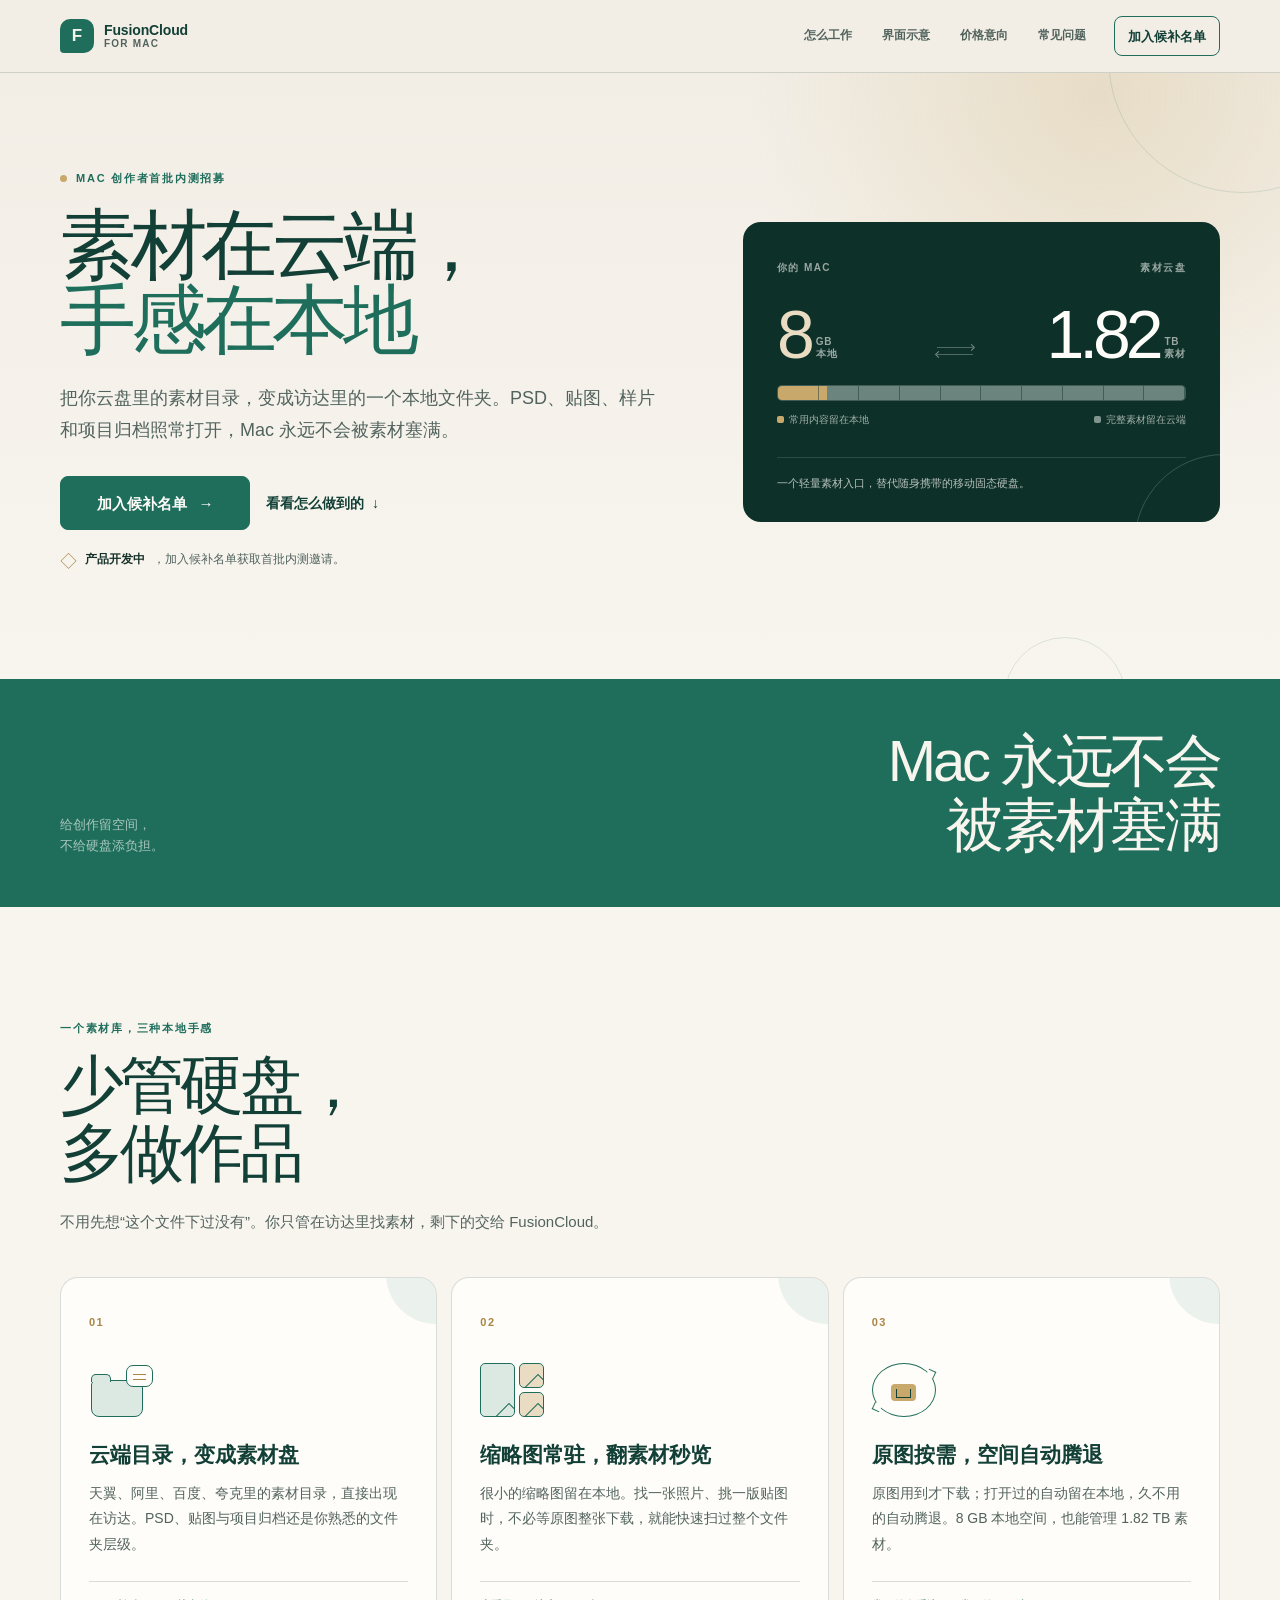
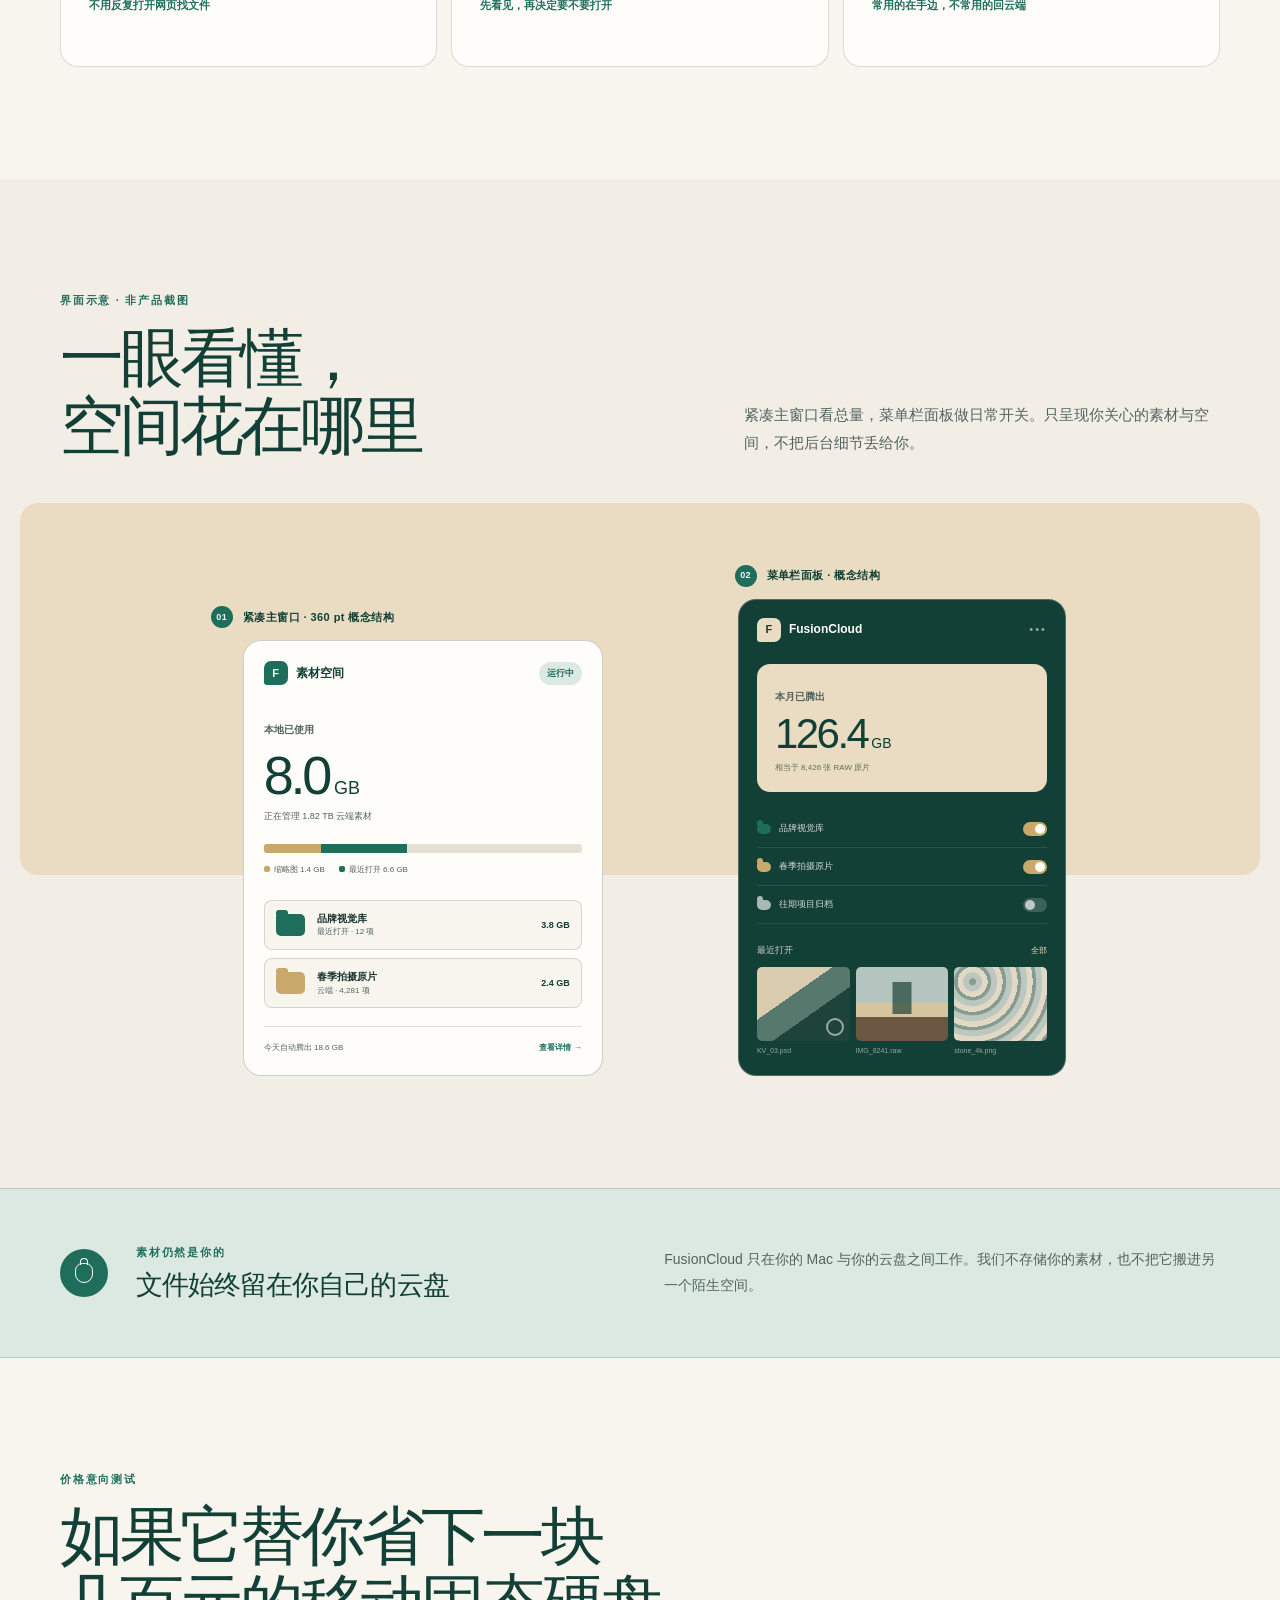
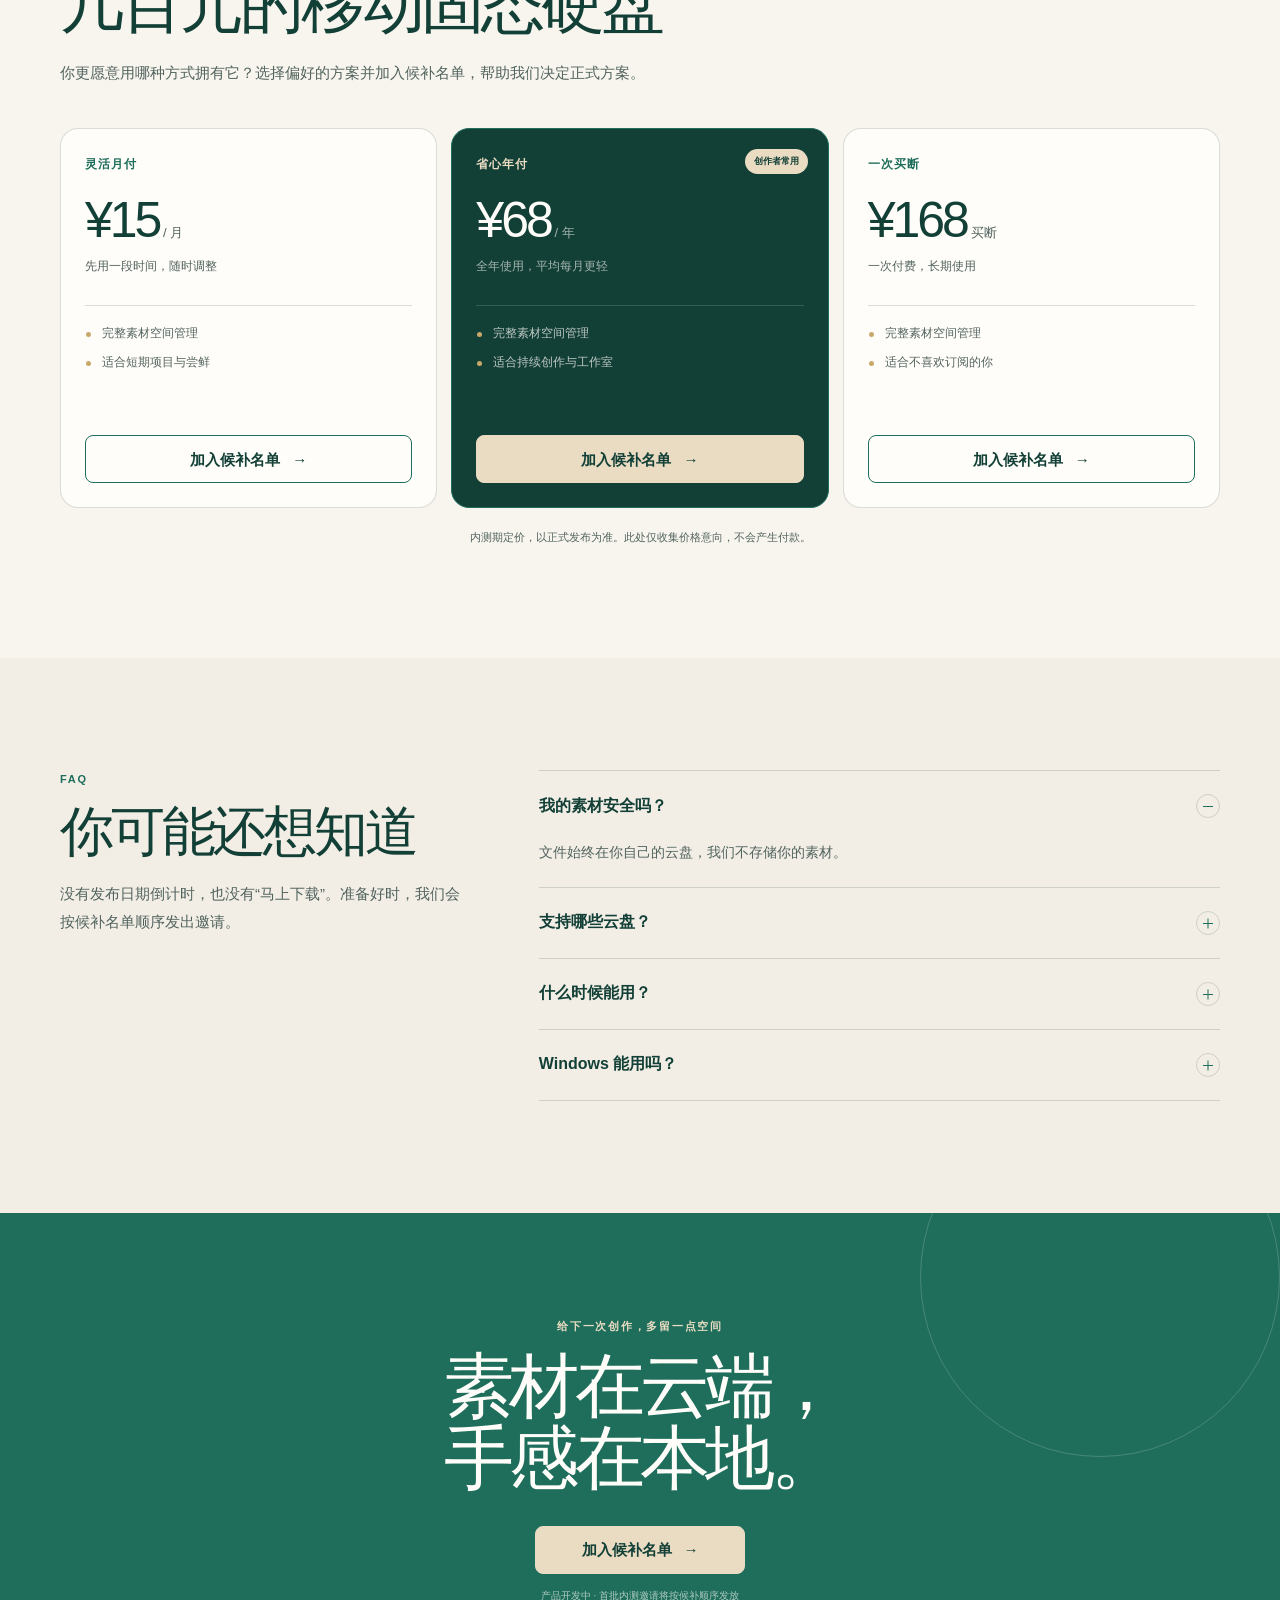
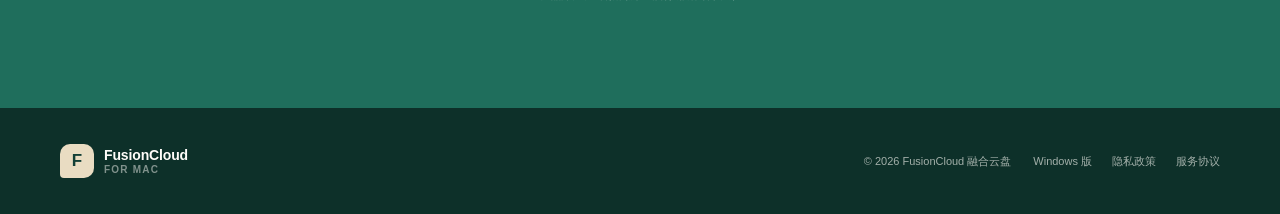
<file: mac.html>
<!doctype html>
<html lang="zh-CN">
<head>
  <meta charset="UTF-8" />
  <meta name="viewport" content="width=device-width, initial-scale=1.0" />
  <meta name="theme-color" content="#F2EEE6" />
  <title>FusionCloud for Mac — 素材在云端，手感在本地</title>
  <meta name="description" content="把云盘里的素材目录变成访达里的本地文件夹。缩略图秒览，原图用到才下载，FusionCloud 让 Mac 永远不会被素材塞满。产品开发中，现开放候补名单。" />
  <meta property="og:title" content="FusionCloud for Mac — 素材在云端，手感在本地" />
  <meta property="og:description" content="8 GB 本地空间，管理 1.82 TB 云端素材。产品开发中，加入候补名单获取首批内测邀请。" />
  <meta property="og:type" content="website" />
  <link rel="stylesheet" href="mac.css" />

  <script>
    // 问卷星候补名单（2026-08-09 发布）。sojumpparm 会记录进每份答卷的自定义字段，
    // 用来区分 monthly/yearly/lifetime/general 的点击来源——这就是价格意向测试的数据链路。
    const WAITLIST_FORM_URL = "https://v.wjx.cn/vm/rvYf6qk.aspx?sojumpparm={plan}";

    // PRICE TEST PROBES: edit the three test prices here; keep plan keys unchanged.
    const PRICE_PROBES = Object.freeze({
      monthly: Object.freeze({ amount: "¥15", unit: " / 月" }),
      yearly: Object.freeze({ amount: "¥68", unit: " / 年" }),
      lifetime: Object.freeze({ amount: "¥168", unit: " 买断" })
    });
  </script>
</head>
<body>
  <header class="site-header">
    <div class="shell nav-inner">
      <a class="brand" href="#top" aria-label="FusionCloud Mac 首页">
        <span class="brand-mark" aria-hidden="true">F</span>
        <span class="brand-name">FusionCloud <small>for Mac</small></span>
      </a>
      <nav class="desktop-nav" aria-label="页面导航">
        <a href="#workflow">怎么工作</a>
        <a href="#interface">界面示意</a>
        <a href="#pricing">价格意向</a>
        <a href="#faq">常见问题</a>
      </nav>
      <a class="button button-small waitlist-link" data-plan="general" href="https://v.wjx.cn/vm/rvYf6qk.aspx?sojumpparm=general">加入候补名单</a>
    </div>
  </header>

  <main>
    <section class="hero" id="top">
      <div class="shell hero-grid">
        <div class="hero-copy">
          <p class="eyebrow"><span></span>Mac 创作者首批内测招募</p>
          <h1>素材在云端，<br /><em>手感在本地</em></h1>
          <p class="hero-lead">把你云盘里的素材目录，变成访达里的一个本地文件夹。PSD、贴图、样片和项目归档照常打开，Mac 永远不会被素材塞满。</p>
          <div class="hero-actions">
            <a class="button button-primary waitlist-link" data-plan="general" href="https://v.wjx.cn/vm/rvYf6qk.aspx?sojumpparm=general">加入候补名单 <span aria-hidden="true">→</span></a>
            <a class="text-link" href="#workflow">看看怎么做到的 <span aria-hidden="true">↓</span></a>
          </div>
          <p class="development-note"><span aria-hidden="true">◇</span><strong>产品开发中</strong>，加入候补名单获取首批内测邀请。</p>
        </div>

        <div class="storage-visual" aria-label="8 GB 本地空间管理 1.82 TB 云端素材的计量示意">
          <div class="storage-heading">
            <span>你的 Mac</span>
            <span>素材云盘</span>
          </div>
          <div class="storage-numbers">
            <p><strong>8</strong><span>GB<br />本地</span></p>
            <span class="storage-arrow" aria-hidden="true"><i></i></span>
            <p><strong>1.82</strong><span>TB<br />素材</span></p>
          </div>
          <div class="storage-meter" aria-hidden="true">
            <span class="meter-local"></span>
            <span class="meter-cloud"></span>
          </div>
          <div class="storage-caption">
            <span><i class="legend-local"></i>常用内容留在本地</span>
            <span><i class="legend-cloud"></i>完整素材留在云端</span>
          </div>
          <p class="storage-footnote">一个轻量素材入口，替代随身携带的移动固态硬盘。</p>
        </div>
      </div>
    </section>

    <section class="promise-band" aria-label="核心承诺">
      <div class="shell promise-inner">
        <p>给创作留空间，<br />不给硬盘添负担。</p>
        <h2>Mac 永远不会<br />被素材塞满</h2>
      </div>
    </section>

    <section class="section workflow" id="workflow">
      <div class="shell">
        <div class="section-heading">
          <p class="section-kicker">一个素材库，三种本地手感</p>
          <h2>少管硬盘，<br />多做作品</h2>
          <p>不用先想“这个文件下过没有”。你只管在访达里找素材，剩下的交给 FusionCloud。</p>
        </div>

        <div class="mechanism-grid">
          <article class="mechanism-card">
            <span class="card-number">01</span>
            <div class="mechanism-icon icon-folder" aria-hidden="true"><i></i><b></b></div>
            <h3>云端目录，变成素材盘</h3>
            <p>天翼、阿里、百度、夸克里的素材目录，直接出现在访达。PSD、贴图与项目归档还是你熟悉的文件夹层级。</p>
            <small>不用反复打开网页找文件</small>
          </article>

          <article class="mechanism-card">
            <span class="card-number">02</span>
            <div class="mechanism-icon icon-thumbs" aria-hidden="true"><i></i><i></i><i></i></div>
            <h3>缩略图常驻，翻素材秒览</h3>
            <p>很小的缩略图留在本地。找一张照片、挑一版贴图时，不必等原图整张下载，就能快速扫过整个文件夹。</p>
            <small>先看见，再决定要不要打开</small>
          </article>

          <article class="mechanism-card">
            <span class="card-number">03</span>
            <div class="mechanism-icon icon-cycle" aria-hidden="true"><i></i><b></b></div>
            <h3>原图按需，空间自动腾退</h3>
            <p>原图用到才下载；打开过的自动留在本地，久不用的自动腾退。8 GB 本地空间，也能管理 1.82 TB 素材。</p>
            <small>常用的在手边，不常用的回云端</small>
          </article>
        </div>
      </div>
    </section>

    <section class="section interface-section" id="interface">
      <div class="shell">
        <div class="section-heading interface-heading">
          <div>
            <p class="section-kicker">界面示意 · 非产品截图</p>
            <h2>一眼看懂，<br />空间花在哪里</h2>
          </div>
          <p>紧凑主窗口看总量，菜单栏面板做日常开关。只呈现你关心的素材与空间，不把后台细节丢给你。</p>
        </div>

        <div class="mockup-stage">
          <figure class="concept-figure main-window-figure">
            <figcaption><span>01</span>紧凑主窗口 · 360 pt 概念结构</figcaption>
            <div class="main-window-mock">
              <div class="mock-title-row">
                <span class="mini-brand"><i>F</i>素材空间</span>
                <span class="status-pill">运行中</span>
              </div>
              <div class="mock-total">
                <span>本地已使用</span>
                <p><strong>8.0</strong> GB</p>
                <small>正在管理 1.82 TB 云端素材</small>
              </div>
              <div class="mock-meter" aria-hidden="true"><i></i><b></b></div>
              <div class="mock-legend">
                <span><i></i>缩略图 1.4 GB</span>
                <span><i></i>最近打开 6.6 GB</span>
              </div>
              <div class="folder-cards">
                <div class="folder-card">
                  <span class="folder-glyph" aria-hidden="true"></span>
                  <p><b>品牌视觉库</b><small>最近打开 · 12 项</small></p>
                  <strong>3.8 GB</strong>
                </div>
                <div class="folder-card">
                  <span class="folder-glyph sand" aria-hidden="true"></span>
                  <p><b>春季拍摄原片</b><small>云端 · 4,281 项</small></p>
                  <strong>2.4 GB</strong>
                </div>
              </div>
              <div class="mock-window-foot"><span>今天自动腾出 18.6 GB</span><b>查看详情 →</b></div>
            </div>
          </figure>

          <figure class="concept-figure menu-figure">
            <figcaption><span>02</span>菜单栏面板 · 概念结构</figcaption>
            <div class="menu-panel-mock">
              <div class="panel-topline">
                <span class="mini-brand"><i>F</i>FusionCloud</span>
                <span class="panel-dots" aria-hidden="true">•••</span>
              </div>
              <div class="reclaimed-block">
                <span>本月已腾出</span>
                <p><strong>126.4</strong> GB</p>
                <small>相当于 8,426 张 RAW 原片</small>
              </div>
              <div class="panel-folders">
                <div><span><i class="tiny-folder"></i>品牌视觉库</span><b class="switch on" aria-label="已开启"></b></div>
                <div><span><i class="tiny-folder sand"></i>春季拍摄原片</span><b class="switch on" aria-label="已开启"></b></div>
                <div><span><i class="tiny-folder pale"></i>往期项目归档</span><b class="switch" aria-label="已关闭"></b></div>
              </div>
              <div class="recent-head"><span>最近打开</span><small>全部</small></div>
              <div class="filmstrip" aria-label="最近打开文件示意">
                <div class="film-frame frame-one"><i></i><span>KV_03.psd</span></div>
                <div class="film-frame frame-two"><i></i><span>IMG_8241.raw</span></div>
                <div class="film-frame frame-three"><i></i><span>stone_4k.png</span></div>
              </div>
            </div>
          </figure>
        </div>
      </div>
    </section>

    <section class="privacy-strip">
      <div class="shell privacy-inner">
        <span class="privacy-mark" aria-hidden="true"><i></i></span>
        <div>
          <p class="section-kicker">素材仍然是你的</p>
          <h2>文件始终留在你自己的云盘</h2>
        </div>
        <p>FusionCloud 只在你的 Mac 与你的云盘之间工作。我们不存储你的素材，也不把它搬进另一个陌生空间。</p>
      </div>
    </section>

    <section class="section pricing-section" id="pricing">
      <div class="shell">
        <div class="section-heading pricing-heading">
          <p class="section-kicker">价格意向测试</p>
          <h2>如果它替你省下一块<br />几百元的移动固态硬盘</h2>
          <p>你更愿意用哪种方式拥有它？选择偏好的方案并加入候补名单，帮助我们决定正式方案。</p>
        </div>

        <!-- Pricing test constants live in PRICE_PROBES in <head>; edit them there only. -->
        <div class="pricing-grid">
          <article class="price-card">
            <div>
              <p class="plan-name">灵活月付</p>
              <p class="plan-price"><strong data-price-amount="monthly">¥15</strong><span data-price-unit="monthly"> / 月</span></p>
              <p class="plan-note">先用一段时间，随时调整</p>
            </div>
            <ul>
              <li>完整素材空间管理</li>
              <li>适合短期项目与尝鲜</li>
            </ul>
            <a class="button price-button waitlist-link" data-plan="monthly" href="https://v.wjx.cn/vm/rvYf6qk.aspx?sojumpparm=monthly">加入候补名单 <span aria-hidden="true">→</span></a>
          </article>

          <article class="price-card featured-price">
            <span class="preference-tag">创作者常用</span>
            <div>
              <p class="plan-name">省心年付</p>
              <p class="plan-price"><strong data-price-amount="yearly">¥68</strong><span data-price-unit="yearly"> / 年</span></p>
              <p class="plan-note">全年使用，平均每月更轻</p>
            </div>
            <ul>
              <li>完整素材空间管理</li>
              <li>适合持续创作与工作室</li>
            </ul>
            <a class="button button-primary price-button waitlist-link" data-plan="yearly" href="https://v.wjx.cn/vm/rvYf6qk.aspx?sojumpparm=yearly">加入候补名单 <span aria-hidden="true">→</span></a>
          </article>

          <article class="price-card">
            <div>
              <p class="plan-name">一次买断</p>
              <p class="plan-price"><strong data-price-amount="lifetime">¥168</strong><span data-price-unit="lifetime"> 买断</span></p>
              <p class="plan-note">一次付费，长期使用</p>
            </div>
            <ul>
              <li>完整素材空间管理</li>
              <li>适合不喜欢订阅的你</li>
            </ul>
            <a class="button price-button waitlist-link" data-plan="lifetime" href="https://v.wjx.cn/vm/rvYf6qk.aspx?sojumpparm=lifetime">加入候补名单 <span aria-hidden="true">→</span></a>
          </article>
        </div>
        <p class="pricing-footnote">内测期定价，以正式发布为准。此处仅收集价格意向，不会产生付款。</p>
      </div>
    </section>

    <section class="section faq-section" id="faq">
      <div class="shell faq-layout">
        <div class="section-heading faq-heading">
          <p class="section-kicker">FAQ</p>
          <h2>你可能还想知道</h2>
          <p>没有发布日期倒计时，也没有“马上下载”。准备好时，我们会按候补名单顺序发出邀请。</p>
        </div>
        <div class="faq-list">
          <details open>
            <summary>我的素材安全吗？<span aria-hidden="true"></span></summary>
            <p>文件始终在你自己的云盘，我们不存储你的素材。</p>
          </details>
          <details>
            <summary>支持哪些云盘？<span aria-hidden="true"></span></summary>
            <p>首批计划支持天翼云盘、阿里云盘、百度网盘和夸克网盘，具体范围以内测邀请说明为准。</p>
          </details>
          <details>
            <summary>什么时候能用？<span aria-hidden="true"></span></summary>
            <p>Mac 版仍在开发中，将采用内测邀请制，按候补名单顺序发放邀请；目前没有具体发布日期承诺。</p>
          </details>
          <details>
            <summary>Windows 能用吗？<span aria-hidden="true"></span></summary>
            <p>已有 Windows 版。你可以前往 <a href="index.html">FusionCloud 下载页</a>了解与下载。</p>
          </details>
        </div>
      </div>
    </section>

    <section class="final-cta">
      <div class="shell final-cta-inner">
        <p class="section-kicker">给下一次创作，多留一点空间</p>
        <h2>素材在云端，<br />手感在本地。</h2>
        <a class="button button-sand waitlist-link" data-plan="general" href="https://v.wjx.cn/vm/rvYf6qk.aspx?sojumpparm=general">加入候补名单 <span aria-hidden="true">→</span></a>
        <p>产品开发中 · 首批内测邀请将按候补顺序发放</p>
      </div>
    </section>
  </main>

  <footer class="site-footer">
    <div class="shell footer-inner">
      <a class="brand footer-brand" href="#top">
        <span class="brand-mark" aria-hidden="true">F</span>
        <span class="brand-name">FusionCloud <small>for Mac</small></span>
      </a>
      <p>© 2026 FusionCloud 融合云盘</p>
      <nav aria-label="页脚导航"><a href="index.html">Windows 版</a><a href="privacy.html">隐私政策</a><a href="terms.html">服务协议</a></nav>
    </div>
  </footer>

  <div class="mobile-dock" aria-label="移动端候补名单入口">
    <span><b>Mac 版</b><small>内测招募中</small></span>
    <a class="button button-primary button-small waitlist-link" data-plan="general" href="https://v.wjx.cn/vm/rvYf6qk.aspx?sojumpparm=general">加入候补名单</a>
  </div>

  <script>
    document.querySelectorAll("[data-price-amount]").forEach((node) => {
      node.textContent = PRICE_PROBES[node.dataset.priceAmount].amount;
    });
    document.querySelectorAll("[data-price-unit]").forEach((node) => {
      node.textContent = PRICE_PROBES[node.dataset.priceUnit].unit;
    });
    document.querySelectorAll(".waitlist-link[data-plan]").forEach((link) => {
      link.href = WAITLIST_FORM_URL.replace("{plan}", encodeURIComponent(link.dataset.plan));
    });
  </script>
</body>
</html>
</file>
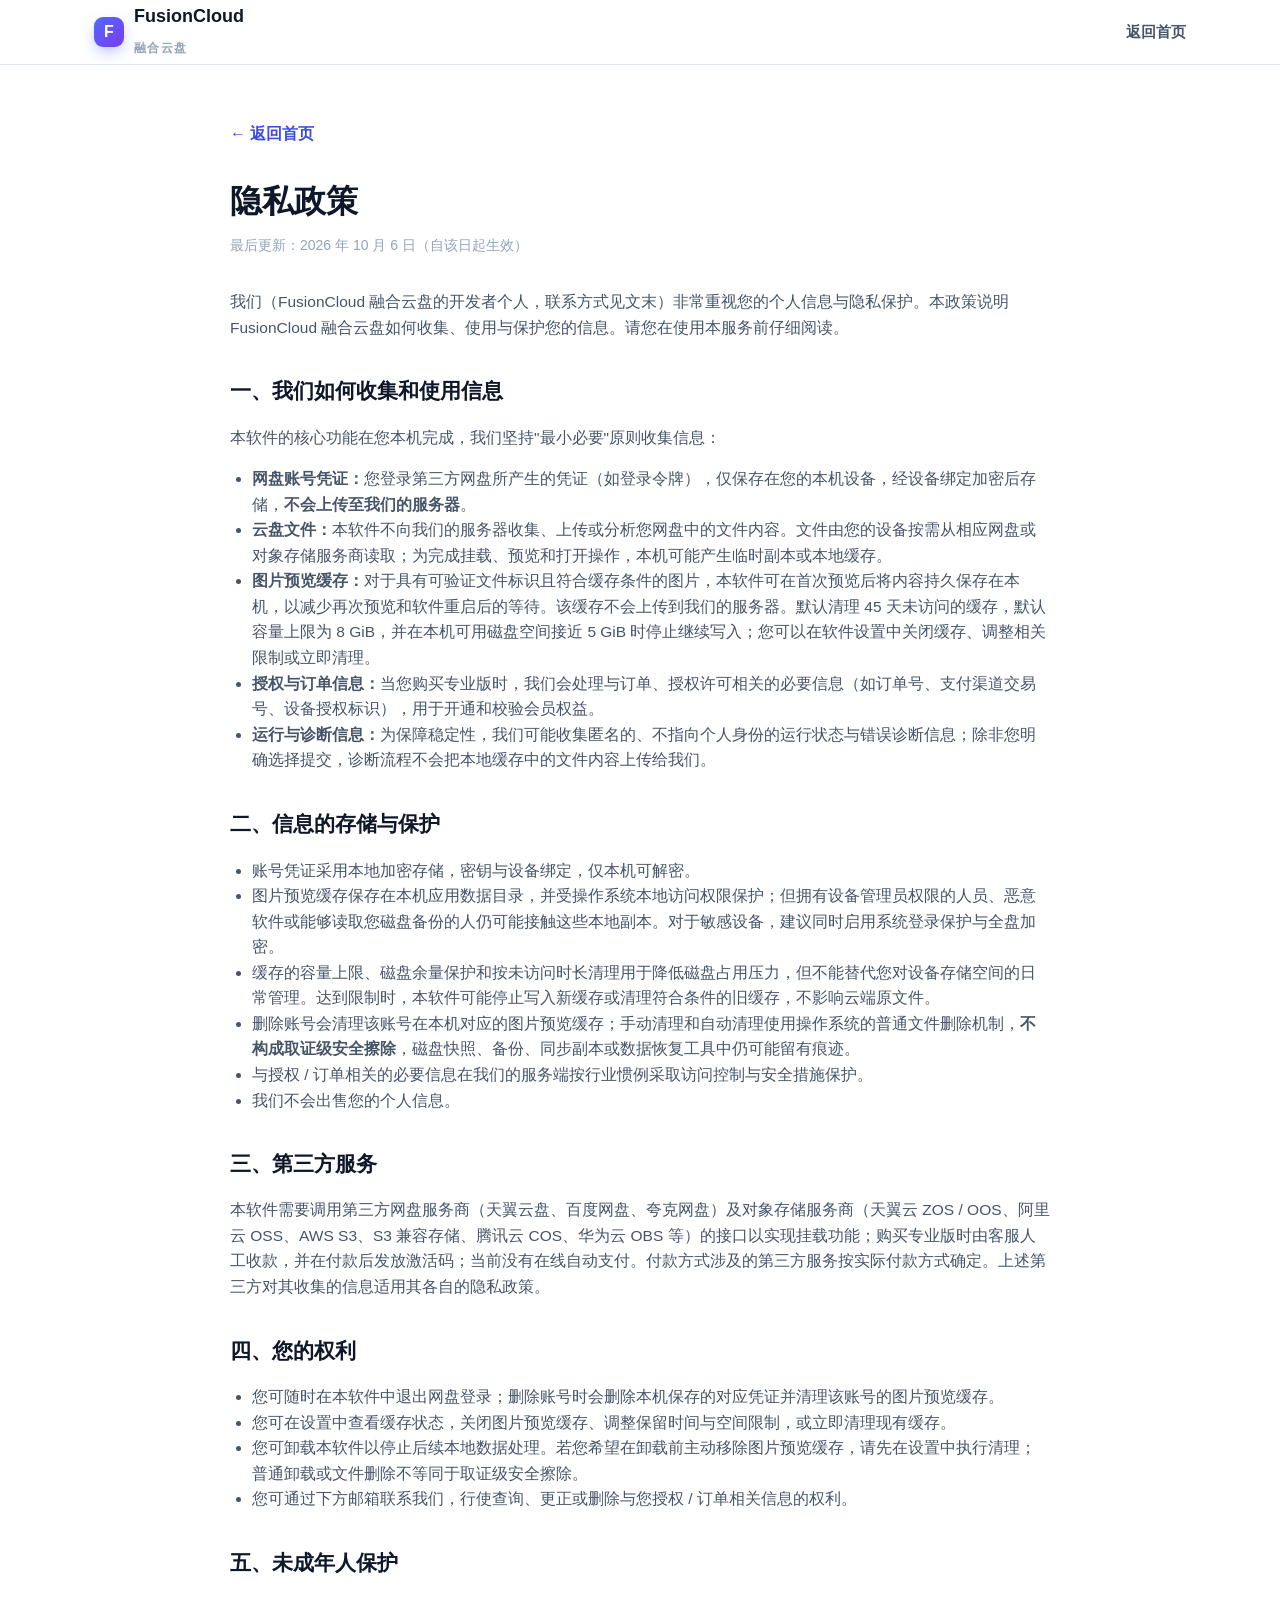
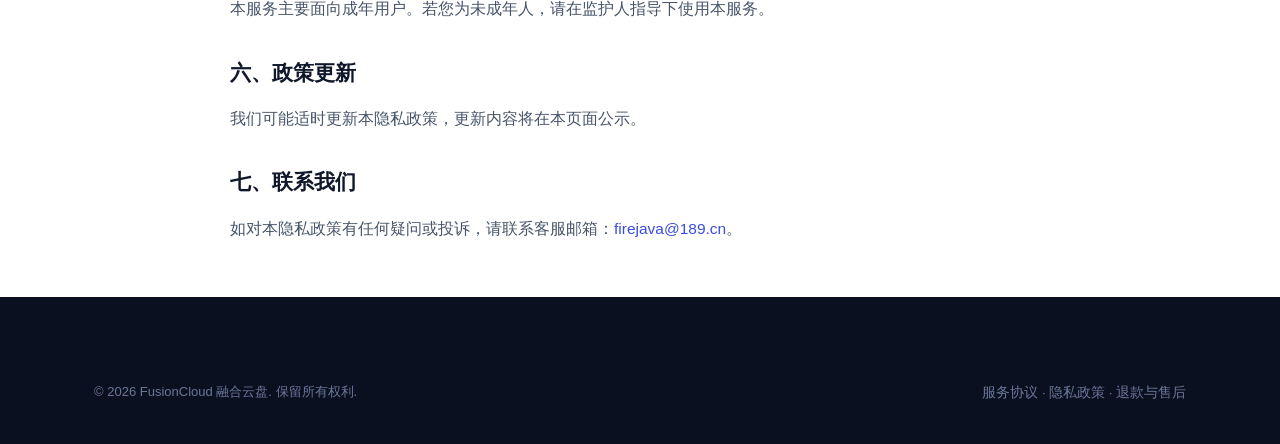
<file: privacy.html>
<!doctype html>
<html lang="zh-CN">
<head>
  <meta charset="UTF-8" />
  <meta name="viewport" content="width=device-width, initial-scale=1.0" />
  <title>隐私政策 — FusionCloud 融合云盘</title>
  <link rel="stylesheet" href="style.css" />
</head>
<body>
  <header class="nav">
    <div class="container">
      <a class="brand" href="index.html"><span class="logo">F</span><span>FusionCloud<br><small>融合云盘</small></span></a>
      <nav class="nav-links"><a href="index.html">返回首页</a></nav>
    </div>
  </header>

  <div class="container">
    <article class="legal">
      <a class="back" href="index.html">← 返回首页</a>
      <h1>隐私政策</h1>
      <p class="updated">最后更新：2026 年 10 月 6 日（自该日起生效）</p>

      <p>我们（FusionCloud 融合云盘的开发者个人，联系方式见文末）非常重视您的个人信息与隐私保护。本政策说明 FusionCloud 融合云盘如何收集、使用与保护您的信息。请您在使用本服务前仔细阅读。</p>

      <h2>一、我们如何收集和使用信息</h2>
      <p>本软件的核心功能在您本机完成，我们坚持"最小必要"原则收集信息：</p>
      <ul>
        <li><strong>网盘账号凭证：</strong>您登录第三方网盘所产生的凭证（如登录令牌），仅保存在您的本机设备，经设备绑定加密后存储，<strong>不会上传至我们的服务器</strong>。</li>
        <li><strong>云盘文件：</strong>本软件不向我们的服务器收集、上传或分析您网盘中的文件内容。文件由您的设备按需从相应网盘或对象存储服务商读取；为完成挂载、预览和打开操作，本机可能产生临时副本或本地缓存。</li>
        <li><strong>图片预览缓存：</strong>对于具有可验证文件标识且符合缓存条件的图片，本软件可在首次预览后将内容持久保存在本机，以减少再次预览和软件重启后的等待。该缓存不会上传到我们的服务器。默认清理 45 天未访问的缓存，默认容量上限为 8 GiB，并在本机可用磁盘空间接近 5 GiB 时停止继续写入；您可以在软件设置中关闭缓存、调整相关限制或立即清理。</li>
        <li><strong>授权与订单信息：</strong>当您购买专业版时，我们会处理与订单、授权许可相关的必要信息（如订单号、支付渠道交易号、设备授权标识），用于开通和校验会员权益。</li>
        <li><strong>运行与诊断信息：</strong>为保障稳定性，我们可能收集匿名的、不指向个人身份的运行状态与错误诊断信息；除非您明确选择提交，诊断流程不会把本地缓存中的文件内容上传给我们。</li>
      </ul>

      <h2>二、信息的存储与保护</h2>
      <ul>
        <li>账号凭证采用本地加密存储，密钥与设备绑定，仅本机可解密。</li>
        <li>图片预览缓存保存在本机应用数据目录，并受操作系统本地访问权限保护；但拥有设备管理员权限的人员、恶意软件或能够读取您磁盘备份的人仍可能接触这些本地副本。对于敏感设备，建议同时启用系统登录保护与全盘加密。</li>
        <li>缓存的容量上限、磁盘余量保护和按未访问时长清理用于降低磁盘占用压力，但不能替代您对设备存储空间的日常管理。达到限制时，本软件可能停止写入新缓存或清理符合条件的旧缓存，不影响云端原文件。</li>
        <li>删除账号会清理该账号在本机对应的图片预览缓存；手动清理和自动清理使用操作系统的普通文件删除机制，<strong>不构成取证级安全擦除</strong>，磁盘快照、备份、同步副本或数据恢复工具中仍可能留有痕迹。</li>
        <li>与授权 / 订单相关的必要信息在我们的服务端按行业惯例采取访问控制与安全措施保护。</li>
        <li>我们不会出售您的个人信息。</li>
      </ul>

      <h2>三、第三方服务</h2>
      <p>本软件需要调用第三方网盘服务商（天翼云盘、百度网盘、夸克网盘）及对象存储服务商（天翼云 ZOS / OOS、阿里云 OSS、AWS S3、S3 兼容存储、腾讯云 COS、华为云 OBS 等）的接口以实现挂载功能；购买专业版时由客服人工收款，并在付款后发放激活码；当前没有在线自动支付。付款方式涉及的第三方服务按实际付款方式确定。上述第三方对其收集的信息适用其各自的隐私政策。</p>

      <h2>四、您的权利</h2>
      <ul>
        <li>您可随时在本软件中退出网盘登录；删除账号时会删除本机保存的对应凭证并清理该账号的图片预览缓存。</li>
        <li>您可在设置中查看缓存状态，关闭图片预览缓存、调整保留时间与空间限制，或立即清理现有缓存。</li>
        <li>您可卸载本软件以停止后续本地数据处理。若您希望在卸载前主动移除图片预览缓存，请先在设置中执行清理；普通卸载或文件删除不等同于取证级安全擦除。</li>
        <li>您可通过下方邮箱联系我们，行使查询、更正或删除与您授权 / 订单相关信息的权利。</li>
      </ul>

      <h2>五、未成年人保护</h2>
      <p>本服务主要面向成年用户。若您为未成年人，请在监护人指导下使用本服务。</p>

      <h2>六、政策更新</h2>
      <p>我们可能适时更新本隐私政策，更新内容将在本页面公示。</p>

      <h2>七、联系我们</h2>
      <p>如对本隐私政策有任何疑问或投诉，请联系客服邮箱：<a href="mailto:firejava@189.cn">firejava@189.cn</a>。</p>
    </article>
  </div>

  <footer>
    <div class="container">
      <div class="foot-bottom" style="border-top:none;">
        <span>© 2026 FusionCloud 融合云盘. 保留所有权利.</span>
        <span><a href="terms.html">服务协议</a> · <a href="privacy.html">隐私政策</a> · <a href="refund.html">退款与售后</a></span>
      </div>
    </div>
  </footer>
</body>
</html>
</file>
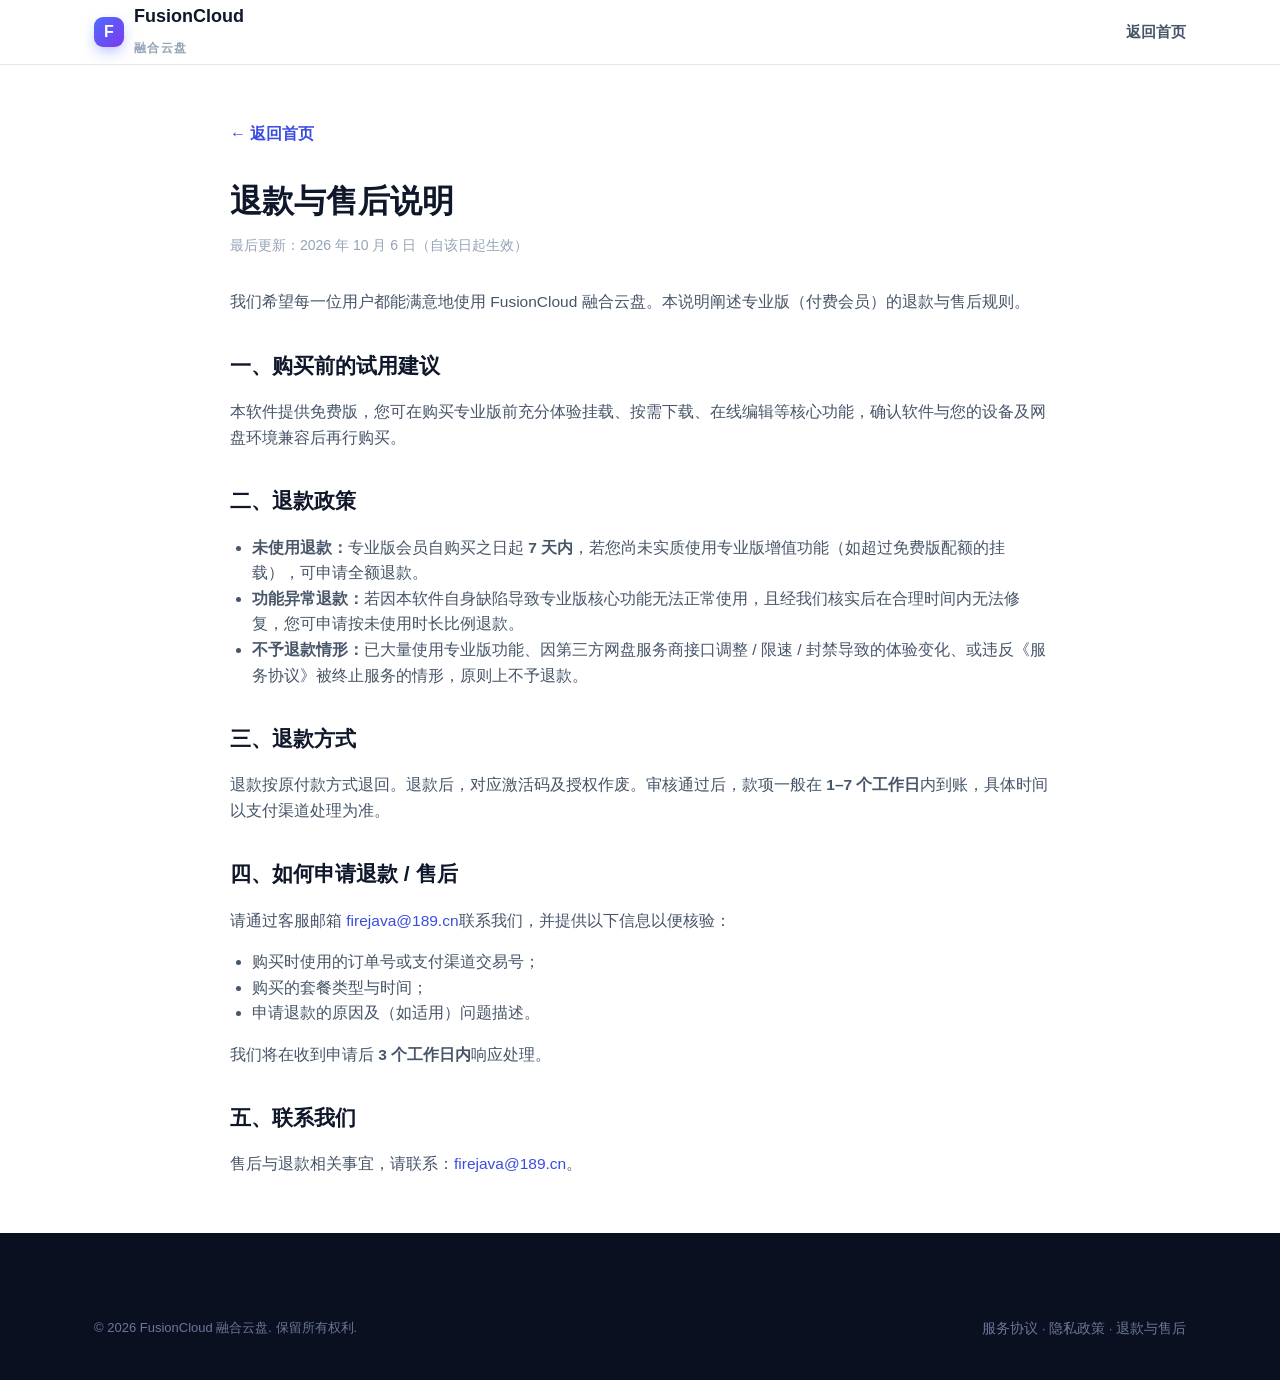
<file: refund.html>
<!doctype html>
<html lang="zh-CN">
<head>
  <meta charset="UTF-8" />
  <meta name="viewport" content="width=device-width, initial-scale=1.0" />
  <title>退款与售后说明 — FusionCloud 融合云盘</title>
  <link rel="stylesheet" href="style.css" />
</head>
<body>
  <header class="nav">
    <div class="container">
      <a class="brand" href="index.html"><span class="logo">F</span><span>FusionCloud<br><small>融合云盘</small></span></a>
      <nav class="nav-links"><a href="index.html">返回首页</a></nav>
    </div>
  </header>

  <div class="container">
    <article class="legal">
      <a class="back" href="index.html">← 返回首页</a>
      <h1>退款与售后说明</h1>
      <p class="updated">最后更新：2026 年 10 月 6 日（自该日起生效）</p>

      <p>我们希望每一位用户都能满意地使用 FusionCloud 融合云盘。本说明阐述专业版（付费会员）的退款与售后规则。</p>

      <h2>一、购买前的试用建议</h2>
      <p>本软件提供免费版，您可在购买专业版前充分体验挂载、按需下载、在线编辑等核心功能，确认软件与您的设备及网盘环境兼容后再行购买。</p>

      <h2>二、退款政策</h2>
      <ul>
        <li><strong>未使用退款：</strong>专业版会员自购买之日起 <strong>7 天内</strong>，若您尚未实质使用专业版增值功能（如超过免费版配额的挂载），可申请全额退款。</li>
        <li><strong>功能异常退款：</strong>若因本软件自身缺陷导致专业版核心功能无法正常使用，且经我们核实后在合理时间内无法修复，您可申请按未使用时长比例退款。</li>
        <li><strong>不予退款情形：</strong>已大量使用专业版功能、因第三方网盘服务商接口调整 / 限速 / 封禁导致的体验变化、或违反《服务协议》被终止服务的情形，原则上不予退款。</li>
      </ul>

      <h2>三、退款方式</h2>
      <p>退款按原付款方式退回。退款后，对应激活码及授权作废。审核通过后，款项一般在 <strong>1–7 个工作日</strong>内到账，具体时间以支付渠道处理为准。</p>

      <h2>四、如何申请退款 / 售后</h2>
      <p>请通过客服邮箱 <a href="mailto:firejava@189.cn">firejava@189.cn</a>联系我们，并提供以下信息以便核验：</p>
      <ul>
        <li>购买时使用的订单号或支付渠道交易号；</li>
        <li>购买的套餐类型与时间；</li>
        <li>申请退款的原因及（如适用）问题描述。</li>
      </ul>
      <p>我们将在收到申请后 <strong>3 个工作日内</strong>响应处理。</p>

      <h2>五、联系我们</h2>
      <p>售后与退款相关事宜，请联系：<a href="mailto:firejava@189.cn">firejava@189.cn</a>。</p>
    </article>
  </div>

  <footer>
    <div class="container">
      <div class="foot-bottom" style="border-top:none;">
        <span>© 2026 FusionCloud 融合云盘. 保留所有权利.</span>
        <span><a href="terms.html">服务协议</a> · <a href="privacy.html">隐私政策</a> · <a href="refund.html">退款与售后</a></span>
      </div>
    </div>
  </footer>
</body>
</html>
</file>
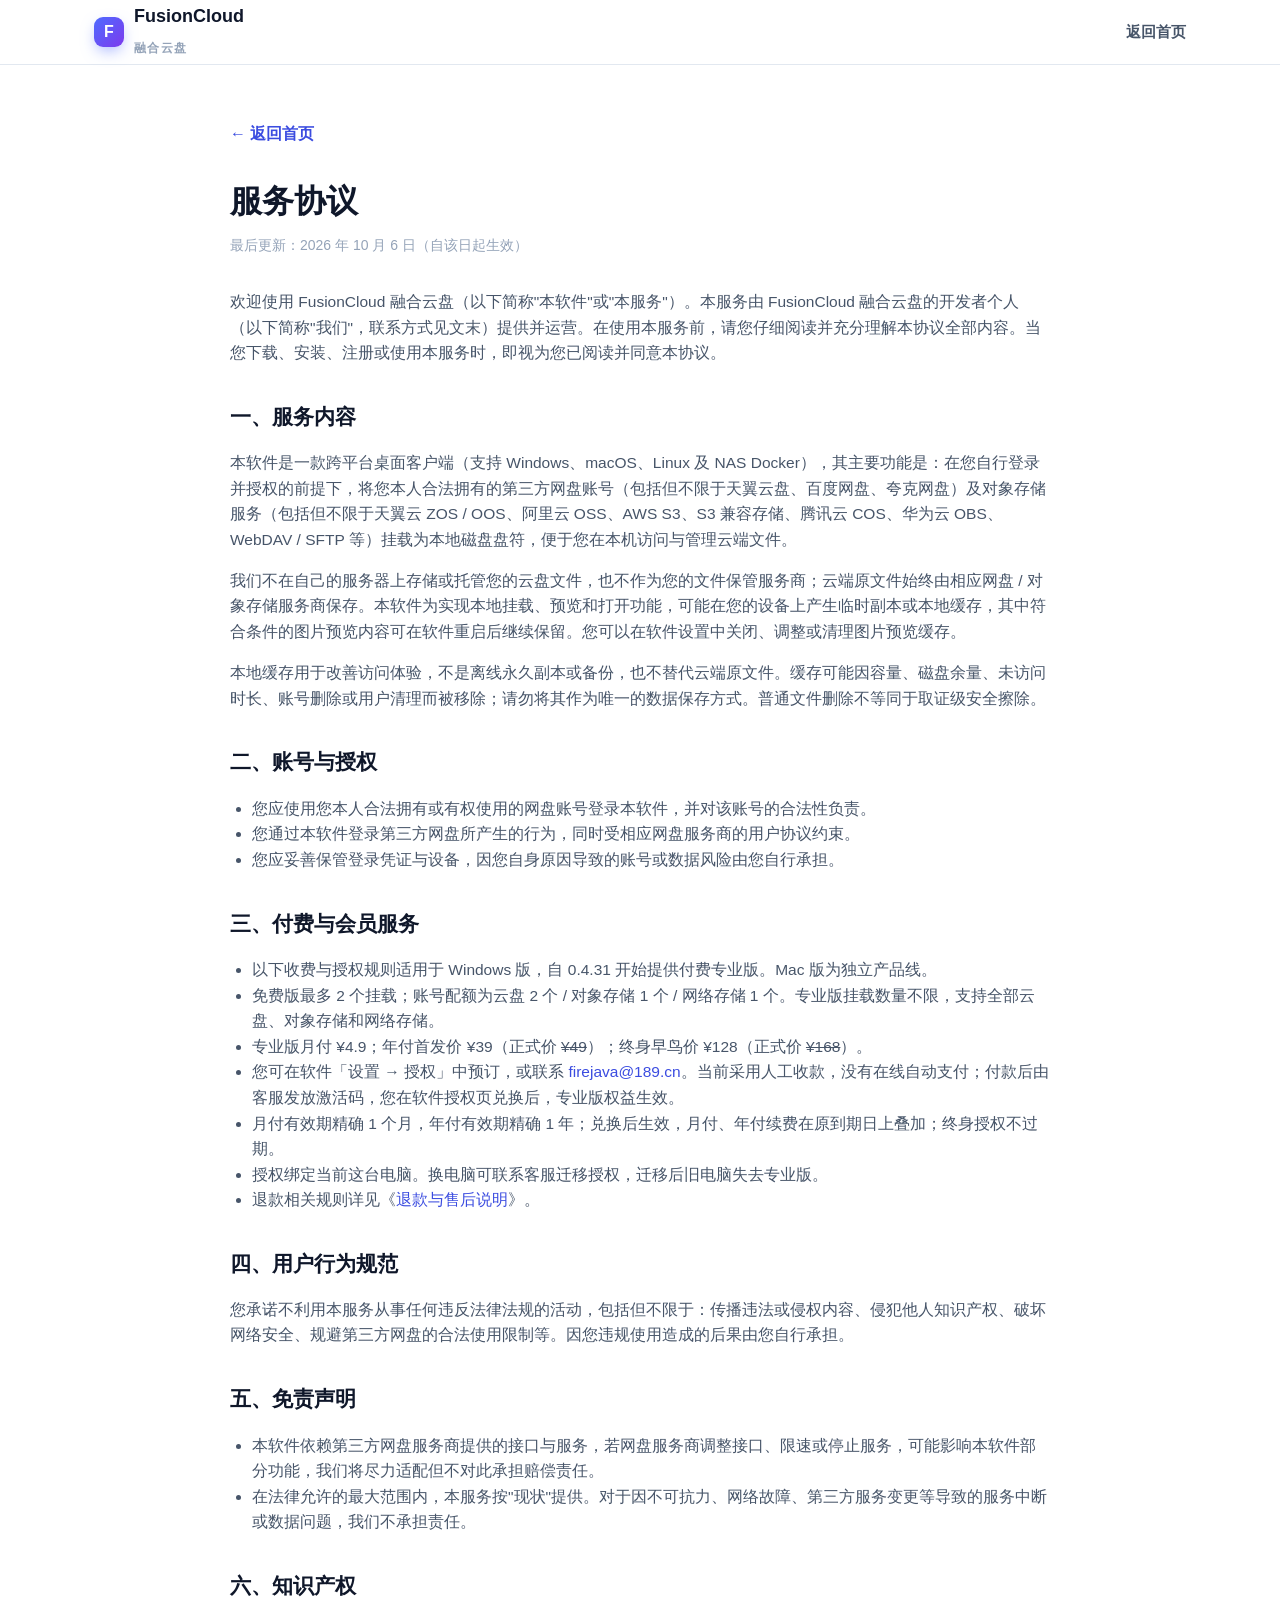
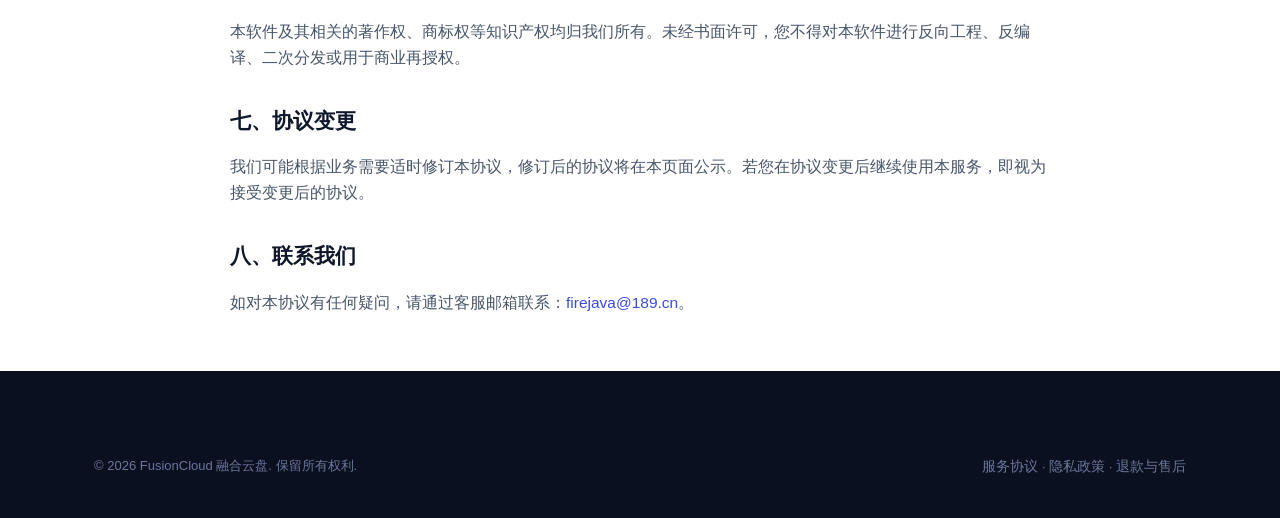
<file: terms.html>
<!doctype html>
<html lang="zh-CN">
<head>
  <meta charset="UTF-8" />
  <meta name="viewport" content="width=device-width, initial-scale=1.0" />
  <title>服务协议 — FusionCloud 融合云盘</title>
  <link rel="stylesheet" href="style.css" />
</head>
<body>
  <header class="nav">
    <div class="container">
      <a class="brand" href="index.html"><span class="logo">F</span><span>FusionCloud<br><small>融合云盘</small></span></a>
      <nav class="nav-links"><a href="index.html">返回首页</a></nav>
    </div>
  </header>

  <div class="container">
    <article class="legal">
      <a class="back" href="index.html">← 返回首页</a>
      <h1>服务协议</h1>
      <p class="updated">最后更新：2026 年 10 月 6 日（自该日起生效）</p>

      <p>欢迎使用 FusionCloud 融合云盘（以下简称"本软件"或"本服务"）。本服务由 FusionCloud 融合云盘的开发者个人（以下简称"我们"，联系方式见文末）提供并运营。在使用本服务前，请您仔细阅读并充分理解本协议全部内容。当您下载、安装、注册或使用本服务时，即视为您已阅读并同意本协议。</p>

      <h2>一、服务内容</h2>
      <p>本软件是一款跨平台桌面客户端（支持 Windows、macOS、Linux 及 NAS Docker），其主要功能是：在您自行登录并授权的前提下，将您本人合法拥有的第三方网盘账号（包括但不限于天翼云盘、百度网盘、夸克网盘）及对象存储服务（包括但不限于天翼云 ZOS / OOS、阿里云 OSS、AWS S3、S3 兼容存储、腾讯云 COS、华为云 OBS、WebDAV / SFTP 等）挂载为本地磁盘盘符，便于您在本机访问与管理云端文件。</p>
      <p>我们不在自己的服务器上存储或托管您的云盘文件，也不作为您的文件保管服务商；云端原文件始终由相应网盘 / 对象存储服务商保存。本软件为实现本地挂载、预览和打开功能，可能在您的设备上产生临时副本或本地缓存，其中符合条件的图片预览内容可在软件重启后继续保留。您可以在软件设置中关闭、调整或清理图片预览缓存。</p>
      <p>本地缓存用于改善访问体验，不是离线永久副本或备份，也不替代云端原文件。缓存可能因容量、磁盘余量、未访问时长、账号删除或用户清理而被移除；请勿将其作为唯一的数据保存方式。普通文件删除不等同于取证级安全擦除。</p>

      <h2>二、账号与授权</h2>
      <ul>
        <li>您应使用您本人合法拥有或有权使用的网盘账号登录本软件，并对该账号的合法性负责。</li>
        <li>您通过本软件登录第三方网盘所产生的行为，同时受相应网盘服务商的用户协议约束。</li>
        <li>您应妥善保管登录凭证与设备，因您自身原因导致的账号或数据风险由您自行承担。</li>
      </ul>

      <h2>三、付费与会员服务</h2>
      <ul>
        <li>以下收费与授权规则适用于 Windows 版，自 0.4.31 开始提供付费专业版。Mac 版为独立产品线。</li>
        <li>免费版最多 2 个挂载；账号配额为云盘 2 个 / 对象存储 1 个 / 网络存储 1 个。专业版挂载数量不限，支持全部云盘、对象存储和网络存储。</li>
        <li>专业版月付 ¥4.9；年付首发价 ¥39（正式价 <del>¥49</del>）；终身早鸟价 ¥128（正式价 <del>¥168</del>）。</li>
        <li>您可在软件「设置 → 授权」中预订，或联系 <a href="mailto:firejava@189.cn">firejava@189.cn</a>。当前采用人工收款，没有在线自动支付；付款后由客服发放激活码，您在软件授权页兑换后，专业版权益生效。</li>
        <li>月付有效期精确 1 个月，年付有效期精确 1 年；兑换后生效，月付、年付续费在原到期日上叠加；终身授权不过期。</li>
        <li>授权绑定当前这台电脑。换电脑可联系客服迁移授权，迁移后旧电脑失去专业版。</li>
        <li>退款相关规则详见《<a href="refund.html">退款与售后说明</a>》。</li>
      </ul>

      <h2>四、用户行为规范</h2>
      <p>您承诺不利用本服务从事任何违反法律法规的活动，包括但不限于：传播违法或侵权内容、侵犯他人知识产权、破坏网络安全、规避第三方网盘的合法使用限制等。因您违规使用造成的后果由您自行承担。</p>

      <h2>五、免责声明</h2>
      <ul>
        <li>本软件依赖第三方网盘服务商提供的接口与服务，若网盘服务商调整接口、限速或停止服务，可能影响本软件部分功能，我们将尽力适配但不对此承担赔偿责任。</li>
        <li>在法律允许的最大范围内，本服务按"现状"提供。对于因不可抗力、网络故障、第三方服务变更等导致的服务中断或数据问题，我们不承担责任。</li>
      </ul>

      <h2>六、知识产权</h2>
      <p>本软件及其相关的著作权、商标权等知识产权均归我们所有。未经书面许可，您不得对本软件进行反向工程、反编译、二次分发或用于商业再授权。</p>

      <h2>七、协议变更</h2>
      <p>我们可能根据业务需要适时修订本协议，修订后的协议将在本页面公示。若您在协议变更后继续使用本服务，即视为接受变更后的协议。</p>

      <h2>八、联系我们</h2>
      <p>如对本协议有任何疑问，请通过客服邮箱联系：<a href="mailto:firejava@189.cn">firejava@189.cn</a>。</p>
    </article>
  </div>

  <footer>
    <div class="container">
      <div class="foot-bottom" style="border-top:none;">
        <span>© 2026 FusionCloud 融合云盘. 保留所有权利.</span>
        <span><a href="terms.html">服务协议</a> · <a href="privacy.html">隐私政策</a> · <a href="refund.html">退款与售后</a></span>
      </div>
    </div>
  </footer>
</body>
</html>
</file>
<file: style.css>
/* FusionCloud 融合云盘 — marketing site shared styles */
:root {
  --bg: #0b1020;
  --bg-soft: #11182e;
  --surface: #ffffff;
  --ink: #0f172a;
  --ink-soft: #475569;
  --ink-faint: #94a3b8;
  --line: #e2e8f0;
  --brand: #4f6bff;
  --brand-2: #7c3aed;
  --brand-ink: #3b4ce0;
  --accent: #06b6d4;
  --ok: #16a34a;
  --radius: 16px;
  --radius-lg: 24px;
  --shadow: 0 10px 30px -12px rgba(15, 23, 42, .25);
  --shadow-lg: 0 30px 60px -20px rgba(15, 23, 42, .35);
  --maxw: 1140px;
  --font: -apple-system, BlinkMacSystemFont, "Segoe UI", "PingFang SC",
    "Hiragino Sans GB", "Microsoft YaHei", "Helvetica Neue", Arial, sans-serif;
}

* { box-sizing: border-box; }
html { scroll-behavior: smooth; scroll-padding-top: 84px; }
body {
  margin: 0;
  font-family: var(--font);
  color: var(--ink);
  background: var(--surface);
  line-height: 1.65;
  -webkit-font-smoothing: antialiased;
}
a { color: var(--brand-ink); text-decoration: none; }
a:hover { text-decoration: underline; }
img { max-width: 100%; }
.container { width: 100%; max-width: var(--maxw); margin: 0 auto; padding: 0 24px; }
.muted { color: var(--ink-soft); }

/* ---------- Nav ---------- */
.nav {
  position: sticky; top: 0; z-index: 50;
  background: rgba(255, 255, 255, .82);
  backdrop-filter: saturate(180%) blur(12px);
  border-bottom: 1px solid var(--line);
}
.nav .container { display: flex; align-items: center; gap: 28px; height: 64px; }
.brand { display: flex; align-items: center; gap: 10px; font-weight: 800; font-size: 18px; color: var(--ink); }
.brand:hover { text-decoration: none; }
.brand .logo {
  width: 30px; height: 30px; border-radius: 9px;
  background: linear-gradient(135deg, var(--brand), var(--brand-2));
  display: grid; place-items: center; color: #fff; font-weight: 900; font-size: 16px;
  box-shadow: 0 6px 16px -4px rgba(79, 107, 255, .6);
}
.brand small { font-weight: 600; color: var(--ink-faint); font-size: 12px; letter-spacing: .12em; }
.nav-links { display: flex; gap: 24px; margin-left: auto; align-items: center; }
.nav-links a { color: var(--ink-soft); font-size: 15px; font-weight: 600; }
.nav-links a:hover { color: var(--ink); text-decoration: none; }
.btn {
  display: inline-flex; align-items: center; gap: 8px;
  padding: 11px 20px; border-radius: 999px; font-weight: 700; font-size: 15px;
  border: 1px solid transparent; cursor: pointer; transition: transform .12s ease, box-shadow .12s ease;
}
.btn:hover { text-decoration: none; transform: translateY(-1px); }
.btn[aria-disabled="true"] { cursor: not-allowed; opacity: .72; pointer-events: none; }
.btn[aria-disabled="true"]:hover { transform: none; box-shadow: none; }
.btn-primary { background: linear-gradient(135deg, var(--brand), var(--brand-2)); color: #fff; box-shadow: 0 10px 24px -10px rgba(79, 107, 255, .8); }
.btn-ghost { background: #fff; color: var(--ink); border-color: var(--line); }
.btn-lg { padding: 15px 30px; font-size: 16px; }

/* ---------- Hero ---------- */
.hero { position: relative; overflow: hidden; background: var(--bg); color: #e8edff; }
.hero::before {
  content: ""; position: absolute; inset: 0;
  background:
    radial-gradient(60% 60% at 15% 10%, rgba(79, 107, 255, .35), transparent 60%),
    radial-gradient(50% 50% at 90% 20%, rgba(124, 58, 237, .30), transparent 60%),
    radial-gradient(60% 60% at 70% 100%, rgba(6, 182, 212, .20), transparent 60%);
}
.hero .container { position: relative; padding: 96px 24px 88px; text-align: center; }
.eyebrow {
  display: inline-flex; align-items: center; gap: 8px; padding: 6px 14px; border-radius: 999px;
  background: rgba(255, 255, 255, .08); border: 1px solid rgba(255, 255, 255, .16);
  font-size: 13px; font-weight: 600; color: #c7d2fe; letter-spacing: .04em; margin-bottom: 22px;
}
.hero h1 { font-size: clamp(34px, 6vw, 60px); line-height: 1.1; margin: 0 0 18px; font-weight: 900; letter-spacing: -.02em; }
.hero h1 .grad { background: linear-gradient(120deg, #8ea2ff, #c4b5fd 55%, #67e8f9); -webkit-background-clip: text; background-clip: text; color: transparent; }
.hero p.lead { font-size: clamp(16px, 2.4vw, 21px); color: #b8c2e6; max-width: 720px; margin: 0 auto 32px; }
.hero-cta { display: flex; gap: 14px; justify-content: center; flex-wrap: wrap; }
.hero-note { margin-top: 18px; font-size: 13px; color: #8b97c2; }

/* device mock */
.mock {
  margin: 56px auto 0; max-width: 880px; border-radius: 18px; overflow: hidden;
  border: 1px solid rgba(255, 255, 255, .14); background: #0e1530;
  box-shadow: var(--shadow-lg);
}
.mock-bar { display: flex; align-items: center; gap: 8px; padding: 12px 16px; background: #131b3a; border-bottom: 1px solid rgba(255, 255, 255, .08); }
.mock-bar i { width: 11px; height: 11px; border-radius: 50%; display: inline-block; }
.mock-bar .r { background: #ff5f57; } .mock-bar .y { background: #febc2e; } .mock-bar .g { background: #28c840; }
.mock-bar span { margin-left: 12px; font-size: 12px; color: #8b97c2; }
.mock-body { display: grid; grid-template-columns: repeat(auto-fill, minmax(120px, 1fr)); gap: 14px; padding: 24px; }
.drive { background: rgba(255, 255, 255, .04); border: 1px solid rgba(255, 255, 255, .08); border-radius: 12px; padding: 16px 14px; text-align: left; }
.drive .ic { font-size: 26px; }
.drive b { display: block; color: #e8edff; margin-top: 8px; font-size: 14px; }
.drive small { color: #8b97c2; font-size: 12px; }

/* ---------- Sections ---------- */
section { padding: 84px 0; }
.section-head { text-align: center; max-width: 720px; margin: 0 auto 52px; }
.section-head .kicker { color: var(--brand-ink); font-weight: 800; letter-spacing: .12em; font-size: 13px; text-transform: uppercase; }
.section-head h2 { font-size: clamp(26px, 4vw, 38px); margin: 12px 0 14px; font-weight: 850; letter-spacing: -.01em; }
.section-head p { color: var(--ink-soft); font-size: 17px; margin: 0; }

/* logos strip */
.logos { background: #f8fafc; border-top: 1px solid var(--line); border-bottom: 1px solid var(--line); padding: 40px 0; }
.logos .row { display: flex; flex-wrap: wrap; gap: 16px 32px; align-items: center; justify-content: center; }
.cloud-pill { display: inline-flex; align-items: center; gap: 10px; font-weight: 700; color: var(--ink); font-size: 16px; padding: 10px 18px; background: #fff; border: 1px solid var(--line); border-radius: 999px; box-shadow: var(--shadow); }
.cloud-pill .dot { width: 10px; height: 10px; border-radius: 50%; }
.logos .lead { text-align: center; color: var(--ink-faint); font-size: 13px; margin: 0 0 22px; letter-spacing: .1em; }

/* feature grid */
.grid { display: grid; gap: 22px; }
.grid-3 { grid-template-columns: repeat(3, 1fr); }
.grid-2 { grid-template-columns: repeat(2, 1fr); }
.card {
  background: var(--surface); border: 1px solid var(--line); border-radius: var(--radius);
  padding: 28px; box-shadow: var(--shadow); transition: transform .15s ease, box-shadow .15s ease;
}
.card:hover { transform: translateY(-4px); box-shadow: var(--shadow-lg); }
.card .ic {
  width: 50px; height: 50px; border-radius: 13px; display: grid; place-items: center; font-size: 24px;
  background: linear-gradient(135deg, rgba(79, 107, 255, .14), rgba(124, 58, 237, .14)); margin-bottom: 16px;
}
.card h3 { margin: 0 0 8px; font-size: 19px; font-weight: 800; }
.card p { margin: 0; color: var(--ink-soft); font-size: 15px; }

/* steps */
.steps { counter-reset: step; display: grid; grid-template-columns: repeat(3, 1fr); gap: 24px; }
.step { position: relative; padding: 28px; background: #f8fafc; border: 1px solid var(--line); border-radius: var(--radius); }
.step::before {
  counter-increment: step; content: counter(step);
  display: grid; place-items: center; width: 40px; height: 40px; border-radius: 50%;
  background: linear-gradient(135deg, var(--brand), var(--brand-2)); color: #fff; font-weight: 900; margin-bottom: 16px;
}
.step h3 { margin: 0 0 8px; font-size: 18px; }
.step p { margin: 0; color: var(--ink-soft); font-size: 15px; }

/* why / split */
.split { display: grid; grid-template-columns: 1.1fr 1fr; gap: 48px; align-items: center; }
.checklist { list-style: none; padding: 0; margin: 24px 0 0; }
.checklist li { display: flex; gap: 12px; padding: 12px 0; border-bottom: 1px dashed var(--line); font-size: 16px; }
.checklist li:last-child { border-bottom: none; }
.checklist .tick { color: var(--ok); font-weight: 900; flex: none; }
.panel { background: var(--bg); border-radius: var(--radius-lg); padding: 32px; color: #e8edff; box-shadow: var(--shadow-lg); }
.panel h4 { margin: 0 0 16px; color: #c7d2fe; font-size: 14px; letter-spacing: .1em; text-transform: uppercase; }
.kv { display: flex; justify-content: space-between; padding: 12px 0; border-bottom: 1px solid rgba(255, 255, 255, .08); font-size: 15px; }
.kv:last-child { border-bottom: none; }
.kv b { color: #fff; }
.kv span { color: #8b97c2; }
.kv code { overflow-wrap: anywhere; }

/* Docker/NAS guide */
.docker-guide {
  margin-top: 28px;
  border: 1px solid #bfdbfe;
  border-radius: var(--radius-lg);
  background: linear-gradient(180deg, #eff6ff 0%, #ffffff 62%);
  box-shadow: var(--shadow);
  padding: 32px;
}
.docker-guide-head { max-width: 860px; }
.docker-guide-head .kicker {
  display: inline-block;
  color: var(--brand-ink);
  font-weight: 800;
  letter-spacing: .12em;
  font-size: 12px;
  text-transform: uppercase;
  margin-bottom: 8px;
}
.docker-guide h3 { margin: 0 0 8px; font-size: 24px; line-height: 1.25; }
.docker-guide p { margin: 0; color: var(--ink-soft); font-size: 15px; }
.docker-guide-grid {
  display: grid;
  grid-template-columns: minmax(0, 1fr) minmax(0, 1.15fr) minmax(0, 1.45fr);
  gap: 16px;
  margin-top: 22px;
}
.docker-step {
  min-width: 0;
  background: rgba(255, 255, 255, .86);
  border: 1px solid #dbeafe;
  border-radius: 16px;
  padding: 18px;
}
.docker-step b { display: block; margin-bottom: 8px; color: var(--ink); font-size: 15px; }
.docker-step pre {
  margin: 10px 0 0;
  padding: 12px;
  overflow-x: auto;
  border-radius: 12px;
  background: #0b1020;
  color: #dbeafe;
  font-size: 12px;
  line-height: 1.55;
}
.docker-step pre code {
  display: block;
  min-width: max-content;
}
.docker-step code,
.docker-result code {
  font-family: ui-monospace, SFMono-Regular, Menlo, Consolas, monospace;
}
.docker-result {
  display: flex;
  align-items: flex-start;
  gap: 14px;
  margin-top: 18px;
  padding: 16px 18px;
  border-radius: 16px;
  background: #ecfeff;
  border: 1px solid #a5f3fc;
  color: var(--ink-soft);
}
.docker-result b { flex: none; color: #0e7490; }
.docker-result span { min-width: 0; }

.release-notice {
  display: grid;
  grid-template-columns: minmax(0, 1fr) auto;
  gap: 24px;
  align-items: center;
  margin: -20px 0 28px;
  padding: 22px 24px;
  border: 1px solid #bae6fd;
  border-radius: var(--radius-lg);
  background: linear-gradient(135deg, #ecfeff 0%, #eff6ff 100%);
  box-shadow: var(--shadow);
}
.release-notice .kicker {
  display: inline-block;
  color: #0e7490;
  font-weight: 800;
  letter-spacing: .1em;
  font-size: 12px;
  text-transform: uppercase;
  margin-bottom: 6px;
}
.release-notice h3 { margin: 0 0 4px; font-size: 20px; line-height: 1.3; }
.release-notice p { margin: 0; color: var(--ink-soft); font-size: 14px; }

/* pricing */
.pricing { display: grid; grid-template-columns: repeat(2, 1fr); gap: 28px; max-width: 860px; margin: 0 auto; align-items: stretch; }
.plan { background: #fff; border: 1px solid var(--line); border-radius: var(--radius-lg); padding: 34px; position: relative; box-shadow: var(--shadow); display: flex; flex-direction: column; }
.plan .btn { margin-top: auto; }
.plan.featured { border-color: var(--brand); box-shadow: var(--shadow-lg); }
.plan .tag { position: absolute; top: 22px; right: 22px; background: linear-gradient(135deg, var(--brand), var(--brand-2)); color: #fff; font-size: 12px; font-weight: 700; padding: 5px 12px; border-radius: 999px; }
.plan h3 { margin: 0 0 6px; font-size: 22px; }
.plan .price { font-size: 40px; font-weight: 900; letter-spacing: -.02em; margin: 12px 0 4px; }
.plan .price small { font-size: 16px; font-weight: 600; color: var(--ink-faint); }
.plan .sub { color: var(--ink-soft); margin: 0 0 22px; font-size: 14px; }
.plan ul { list-style: none; padding: 0; margin: 0 0 26px; }
.plan ul li { padding: 9px 0; border-bottom: 1px dashed var(--line); font-size: 15px; display: flex; gap: 10px; }
.plan ul li:last-child { border-bottom: none; }
.plan ul li::before { content: "✓"; color: var(--ok); font-weight: 900; }
.plan ul li.off { color: var(--ink-faint); }
.plan ul li.off::before { content: "—"; color: var(--ink-faint); }

/* faq */
.faq { max-width: 820px; margin: 0 auto; }
.faq details { border: 1px solid var(--line); border-radius: var(--radius); padding: 4px 22px; margin-bottom: 14px; background: #fff; box-shadow: var(--shadow); }
.faq summary { cursor: pointer; font-weight: 700; font-size: 17px; padding: 18px 0; list-style: none; display: flex; justify-content: space-between; align-items: center; }
.faq summary::-webkit-details-marker { display: none; }
.faq summary::after { content: "+"; color: var(--brand-ink); font-size: 22px; font-weight: 400; }
.faq details[open] summary::after { content: "−"; }
.faq details p { margin: 0 0 18px; color: var(--ink-soft); font-size: 15px; }

/* cta band */
.cta-band { background: linear-gradient(135deg, var(--brand), var(--brand-2)); color: #fff; border-radius: var(--radius-lg); padding: 56px; text-align: center; box-shadow: var(--shadow-lg); }
.cta-band h2 { font-size: clamp(24px, 4vw, 34px); margin: 0 0 12px; font-weight: 850; }
.cta-band p { color: rgba(255, 255, 255, .85); margin: 0 0 26px; font-size: 17px; }
.cta-band .btn-ghost { background: rgba(255, 255, 255, .12); color: #fff; border-color: rgba(255, 255, 255, .3); }

/* footer */
footer { background: var(--bg); color: #97a3c9; padding: 60px 0 40px; }
.foot-grid { display: grid; grid-template-columns: 2fr 1fr 1fr; gap: 40px; margin-bottom: 40px; }
footer .brand { color: #fff; }
footer h5 { color: #e8edff; font-size: 14px; margin: 0 0 14px; letter-spacing: .06em; }
footer ul { list-style: none; padding: 0; margin: 0; }
footer ul li { margin-bottom: 10px; }
footer a { color: #97a3c9; font-size: 14px; }
footer a:hover { color: #fff; }
.foot-bottom { border-top: 1px solid rgba(255, 255, 255, .08); padding-top: 24px; font-size: 13px; color: #6b7699; display: flex; flex-wrap: wrap; gap: 8px 20px; justify-content: space-between; }
.foot-bottom a { color: #6b7699; }

/* legal pages */
.legal { max-width: 820px; margin: 0 auto; padding: 56px 0 40px; }
.legal h1 { font-size: 32px; margin: 0 0 6px; }
.legal .updated { color: var(--ink-faint); font-size: 14px; margin: 0 0 32px; }
.legal h2 { font-size: 21px; margin: 34px 0 10px; }
.legal p, .legal li { color: var(--ink-soft); font-size: 15.5px; }
.legal ul { padding-left: 22px; }
.legal .back { display: inline-block; margin-bottom: 28px; font-weight: 600; }

@media (max-width: 880px) {
  .nav-links a:not(.btn) { display: none; }
  .grid-3, .grid-2, .steps, .pricing, .split, .foot-grid { grid-template-columns: 1fr; }
  .docker-guide { padding: 24px; }
  .docker-guide-grid { grid-template-columns: minmax(0, 1fr); }
  .docker-result { display: block; }
  .docker-result b { display: block; margin-bottom: 6px; }
  .release-notice { grid-template-columns: 1fr; margin-top: -12px; }
  .release-notice .btn { justify-content: center; }
  .kv { display: block; }
  .kv span { display: block; margin-bottom: 4px; }
  .kv b { display: block; }
  .cta-band { padding: 40px 24px; }
  section { padding: 60px 0; }
}

/* 天翼云盘访问码醒目徽章 */
.code-badge {
  display: flex; align-items: center; justify-content: center;
  gap: 10px; margin: 0 0 12px; padding: 10px 12px;
  background: #fffbeb; border: 1.5px solid #f59e0b; border-radius: 12px;
}
.code-badge .lbl { font-size: 13px; color: var(--ink-soft); white-space: nowrap; }
.code-badge .val {
  font-size: 24px; font-weight: 800; letter-spacing: 4px; line-height: 1;
  color: #b45309; font-family: ui-monospace, SFMono-Regular, Menlo, Consolas, monospace;
}
</file>
<file: mac.css>
/* FusionCloud for Mac — isolated Phase 0 landing page styles */
:root {
  --forest: #1F6E5C;
  --forest-dark: #123F36;
  --forest-deep: #0D3029;
  --forest-pale: #DCE9E3;
  --sand: #C8A96B;
  --sand-dark: #A98645;
  --sand-pale: #E9DCC2;
  --paper: #F2EEE6;
  --paper-soft: #F8F5EF;
  --paper-deep: #E6DFD3;
  --ink: #17312B;
  --ink-soft: #52635E;
  --line: rgba(23, 49, 43, .16);
  --white: #FFFDF9;
  --radius-lg: 18px;
  --radius-md: 13px;
  --radius-sm: 8px;
  --shell: 1160px;
  --font: -apple-system, BlinkMacSystemFont, "SF Pro Display", "PingFang SC", "Hiragino Sans GB", "Microsoft YaHei", sans-serif;
}

*,
*::before,
*::after {
  box-sizing: border-box;
}

html {
  scroll-behavior: smooth;
  scroll-padding-top: 76px;
}

body {
  margin: 0;
  min-width: 0;
  overflow-x: hidden;
  color: var(--ink);
  background: var(--paper);
  font-family: var(--font);
  line-height: 1.65;
  text-rendering: optimizeLegibility;
  -webkit-font-smoothing: antialiased;
}

button,
a {
  -webkit-tap-highlight-color: transparent;
}

a {
  color: inherit;
  text-decoration: none;
}

p,
h1,
h2,
h3,
figure {
  margin: 0;
}

.shell {
  width: min(100% - 40px, var(--shell));
  margin-inline: auto;
}

.site-header {
  position: sticky;
  top: 0;
  z-index: 50;
  background: rgba(242, 238, 230, .9);
  border-bottom: 1px solid var(--line);
  backdrop-filter: blur(16px) saturate(140%);
}

.nav-inner {
  display: flex;
  align-items: center;
  justify-content: space-between;
  min-height: 64px;
  gap: 16px;
}

.brand {
  display: inline-flex;
  align-items: center;
  min-width: 0;
  gap: 10px;
}

.brand-mark,
.mini-brand i {
  display: grid;
  place-items: center;
  flex: 0 0 auto;
  color: var(--paper-soft);
  background: var(--forest);
  font-weight: 760;
}

.brand-mark {
  width: 34px;
  height: 34px;
  border-radius: 10px 10px 10px 4px;
  font-size: 17px;
}

.brand-name {
  display: flex;
  flex-direction: column;
  color: var(--forest-dark);
  font-size: 14px;
  font-weight: 750;
  line-height: 1.1;
  letter-spacing: -.01em;
  white-space: nowrap;
}

.brand-name small {
  color: var(--ink-soft);
  font-size: 10px;
  font-weight: 650;
  letter-spacing: .12em;
  text-transform: uppercase;
}

.desktop-nav {
  display: none;
}

.button {
  display: inline-flex;
  min-height: 48px;
  align-items: center;
  justify-content: center;
  gap: 12px;
  padding: 12px 20px;
  border: 1px solid var(--forest);
  border-radius: var(--radius-sm);
  color: var(--forest-dark);
  background: transparent;
  font-size: 15px;
  font-weight: 720;
  line-height: 1;
  transition: color .18s ease, background .18s ease, transform .18s ease;
}

.button:hover {
  transform: translateY(-2px);
}

.button-small {
  min-height: 40px;
  padding: 10px 13px;
  font-size: 13px;
}

.button-primary {
  color: var(--white);
  background: var(--forest);
}

.button-primary:hover {
  background: var(--forest-dark);
}

.button:focus-visible,
a:focus-visible,
summary:focus-visible {
  outline: 3px solid rgba(200, 169, 107, .8);
  outline-offset: 3px;
}

.hero {
  position: relative;
  isolation: isolate;
  overflow: hidden;
  padding: 64px 0 72px;
  background:
    radial-gradient(circle at 86% 4%, rgba(200, 169, 107, .26), transparent 28%),
    linear-gradient(180deg, var(--paper) 0%, var(--paper-soft) 100%);
}

.hero::before,
.hero::after {
  position: absolute;
  z-index: -1;
  content: "";
  border: 1px solid rgba(31, 110, 92, .14);
  border-radius: 50%;
}

.hero::before {
  width: 270px;
  height: 270px;
  top: -150px;
  right: -98px;
}

.hero::after {
  width: 122px;
  height: 122px;
  right: 12%;
  bottom: -80px;
}

.hero-grid {
  display: grid;
  gap: 50px;
}

.hero-copy {
  min-width: 0;
}

.eyebrow,
.section-kicker {
  color: var(--forest);
  font-size: 11px;
  font-weight: 780;
  letter-spacing: .16em;
  text-transform: uppercase;
}

.eyebrow {
  display: flex;
  align-items: center;
  gap: 9px;
  margin-bottom: 20px;
}

.eyebrow span {
  width: 7px;
  height: 7px;
  border-radius: 50%;
  background: var(--sand);
}

.hero h1 {
  max-width: 720px;
  color: var(--forest-dark);
  font-size: clamp(44px, 14vw, 76px);
  font-weight: 260;
  line-height: .99;
  letter-spacing: -.07em;
}

.hero h1 em {
  color: var(--forest);
  font-style: normal;
}

.hero-lead {
  max-width: 630px;
  margin-top: 24px;
  color: var(--ink-soft);
  font-size: 17px;
  line-height: 1.8;
}

.hero-actions {
  display: flex;
  flex-direction: column;
  align-items: stretch;
  gap: 16px;
  margin-top: 30px;
}

.hero-actions .button {
  min-height: 54px;
}

.text-link {
  display: inline-flex;
  min-height: 44px;
  align-items: center;
  justify-content: center;
  gap: 8px;
  color: var(--forest-dark);
  font-size: 14px;
  font-weight: 700;
}

.development-note {
  display: flex;
  align-items: flex-start;
  gap: 8px;
  margin-top: 20px;
  color: var(--ink-soft);
  font-size: 12px;
}

.development-note span {
  color: var(--sand-dark);
  font-size: 17px;
  line-height: 1.45;
}

.development-note strong {
  color: var(--ink);
}

.storage-visual {
  position: relative;
  min-width: 0;
  padding: 26px 22px 22px;
  overflow: hidden;
  border-radius: var(--radius-lg);
  color: var(--paper-soft);
  background: var(--forest-deep);
}

.storage-visual::after {
  position: absolute;
  width: 180px;
  height: 180px;
  right: -94px;
  bottom: -112px;
  content: "";
  border: 1px solid rgba(255, 253, 249, .18);
  border-radius: 50%;
}

.storage-heading,
.storage-caption {
  display: flex;
  align-items: center;
  justify-content: space-between;
  gap: 12px;
}

.storage-heading {
  color: rgba(255, 253, 249, .58);
  font-size: 10px;
  font-weight: 700;
  letter-spacing: .14em;
  text-transform: uppercase;
}

.storage-numbers {
  display: grid;
  grid-template-columns: 1fr 42px 1.35fr;
  align-items: end;
  gap: 5px;
  margin: 30px 0 24px;
}

.storage-numbers p {
  display: flex;
  align-items: flex-end;
  min-width: 0;
  gap: 6px;
}

.storage-numbers p:last-child {
  justify-content: flex-end;
}

.storage-numbers strong {
  font-size: clamp(42px, 13vw, 72px);
  font-weight: 190;
  font-variant-numeric: tabular-nums;
  line-height: .8;
  letter-spacing: -.075em;
}

.storage-numbers p:first-child strong {
  color: var(--sand-pale);
}

.storage-numbers p:last-child strong {
  color: var(--white);
}

.storage-numbers p > span {
  color: rgba(255, 253, 249, .58);
  font-size: 9px;
  font-weight: 700;
  line-height: 1.25;
  letter-spacing: .08em;
}

.storage-arrow {
  position: relative;
  display: block;
  height: 12px;
  margin-bottom: 4px;
}

.storage-arrow::before,
.storage-arrow::after {
  position: absolute;
  left: 3px;
  right: 3px;
  height: 1px;
  content: "";
  background: rgba(255, 253, 249, .28);
}

.storage-arrow::before {
  top: 2px;
}

.storage-arrow::after {
  bottom: 2px;
}

.storage-arrow i::before,
.storage-arrow i::after {
  position: absolute;
  width: 5px;
  height: 5px;
  content: "";
  border-top: 1px solid rgba(255, 253, 249, .45);
  border-right: 1px solid rgba(255, 253, 249, .45);
}

.storage-arrow i::before {
  top: 0;
  right: 2px;
  transform: rotate(45deg);
}

.storage-arrow i::after {
  left: 2px;
  bottom: 0;
  transform: rotate(-135deg);
}

.storage-meter {
  position: relative;
  display: flex;
  height: 16px;
  overflow: hidden;
  border: 1px solid rgba(255, 253, 249, .17);
  border-radius: 5px;
  background: rgba(255, 253, 249, .05);
}

.storage-meter::after {
  position: absolute;
  inset: 0;
  content: "";
  background: repeating-linear-gradient(90deg, transparent 0, transparent calc(10% - 1px), rgba(13, 48, 41, .45) calc(10% - 1px), rgba(13, 48, 41, .45) 10%);
}

.meter-local {
  width: 12%;
  background: var(--sand);
}

.meter-cloud {
  width: 88%;
  background: rgba(220, 233, 227, .42);
}

.storage-caption {
  align-items: flex-start;
  margin-top: 12px;
  color: rgba(255, 253, 249, .62);
  font-size: 9px;
  line-height: 1.4;
}

.storage-caption span {
  display: flex;
  align-items: center;
  gap: 5px;
}

.storage-caption i {
  width: 7px;
  height: 7px;
  border-radius: 2px;
}

.legend-local {
  background: var(--sand);
}

.legend-cloud {
  background: rgba(220, 233, 227, .55);
}

.storage-footnote {
  position: relative;
  z-index: 1;
  margin-top: 30px;
  padding-top: 16px;
  border-top: 1px solid rgba(255, 253, 249, .13);
  color: rgba(255, 253, 249, .7);
  font-size: 11px;
}

.promise-band {
  padding: 40px 0;
  color: var(--paper-soft);
  background: var(--forest);
}

.promise-inner {
  display: grid;
  gap: 24px;
}

.promise-inner > p {
  color: rgba(255, 253, 249, .62);
  font-size: 13px;
  line-height: 1.6;
}

.promise-inner h2 {
  font-size: clamp(34px, 10vw, 58px);
  font-weight: 260;
  line-height: 1.1;
  letter-spacing: -.055em;
}

.section {
  padding: 86px 0;
}

.section-heading {
  max-width: 690px;
  margin-bottom: 42px;
}

.section-heading h2 {
  margin-top: 14px;
  color: var(--forest-dark);
  font-size: clamp(38px, 11vw, 64px);
  font-weight: 250;
  line-height: 1.07;
  letter-spacing: -.06em;
}

.section-heading > p:last-child {
  max-width: 590px;
  margin-top: 20px;
  color: var(--ink-soft);
  font-size: 15px;
  line-height: 1.85;
}

.workflow {
  background: var(--paper-soft);
}

.mechanism-grid {
  display: grid;
  gap: 14px;
}

.mechanism-card {
  position: relative;
  min-width: 0;
  padding: 26px 24px 24px;
  overflow: hidden;
  border: 1px solid var(--line);
  border-radius: var(--radius-lg);
  background: var(--white);
}

.mechanism-card::after {
  position: absolute;
  width: 100px;
  height: 100px;
  right: -50px;
  top: -54px;
  content: "";
  border-radius: 50%;
  background: var(--forest-pale);
  opacity: .58;
}

.card-number {
  color: var(--sand-dark);
  font-size: 11px;
  font-weight: 760;
  letter-spacing: .13em;
}

.mechanism-card h3 {
  margin-top: 24px;
  color: var(--forest-dark);
  font-size: 21px;
  line-height: 1.35;
}

.mechanism-card > p {
  margin-top: 12px;
  color: var(--ink-soft);
  font-size: 14px;
  line-height: 1.8;
}

.mechanism-card > small {
  display: block;
  margin-top: 24px;
  padding-top: 14px;
  border-top: 1px solid var(--line);
  color: var(--forest);
  font-size: 11px;
  font-weight: 700;
}

.mechanism-icon {
  position: relative;
  width: 64px;
  height: 54px;
  margin-top: 28px;
}

.icon-folder i,
.icon-folder b {
  position: absolute;
  display: block;
  border: 1px solid var(--forest);
}

.icon-folder i {
  width: 52px;
  height: 37px;
  left: 2px;
  bottom: 0;
  border-radius: 5px 8px 8px 8px;
  background: var(--forest-pale);
}

.icon-folder i::before {
  position: absolute;
  width: 20px;
  height: 8px;
  left: -1px;
  top: -7px;
  content: "";
  border: 1px solid var(--forest);
  border-bottom: none;
  border-radius: 5px 5px 0 0;
  background: var(--forest-pale);
}

.icon-folder b {
  width: 27px;
  height: 22px;
  right: 0;
  top: 2px;
  border-radius: 7px;
  background: var(--white);
}

.icon-folder b::before {
  position: absolute;
  width: 13px;
  height: 1px;
  left: 6px;
  top: 8px;
  content: "";
  background: var(--sand-dark);
  box-shadow: 0 5px 0 var(--sand-dark);
}

.icon-thumbs {
  display: grid;
  grid-template-columns: 1.15fr .85fr;
  grid-template-rows: 1fr 1fr;
  gap: 4px;
}

.icon-thumbs i {
  position: relative;
  overflow: hidden;
  border: 1px solid var(--forest);
  border-radius: 5px;
  background: var(--sand-pale);
}

.icon-thumbs i:first-child {
  grid-row: 1 / 3;
  background: var(--forest-pale);
}

.icon-thumbs i::before {
  position: absolute;
  width: 20px;
  height: 20px;
  right: -5px;
  bottom: -11px;
  content: "";
  border: 1px solid var(--forest);
  transform: rotate(45deg);
}

.icon-cycle {
  border: 1px solid var(--forest);
  border-radius: 50%;
}

.icon-cycle::before,
.icon-cycle::after {
  position: absolute;
  width: 8px;
  height: 8px;
  content: "";
  border-top: 1px solid var(--forest);
  border-right: 1px solid var(--forest);
  background: var(--white);
}

.icon-cycle::before {
  right: 0;
  top: 6px;
  transform: rotate(25deg);
}

.icon-cycle::after {
  left: 0;
  bottom: 5px;
  transform: rotate(205deg);
}

.icon-cycle i {
  position: absolute;
  width: 25px;
  height: 17px;
  left: 18px;
  top: 20px;
  border-radius: 4px;
  background: var(--sand);
}

.icon-cycle b {
  position: absolute;
  width: 15px;
  height: 9px;
  left: 23px;
  top: 25px;
  border: 1px solid var(--forest-dark);
  border-top: none;
}

.interface-section {
  overflow: hidden;
  background: var(--paper);
}

.interface-heading {
  max-width: none;
}

.mockup-stage {
  position: relative;
  display: grid;
  gap: 40px;
  padding: 30px 0 0;
}

.mockup-stage::before {
  position: absolute;
  z-index: 0;
  width: calc(100% + 80px);
  height: 65%;
  left: -40px;
  top: 0;
  content: "";
  border-radius: var(--radius-lg);
  background: var(--sand-pale);
}

.concept-figure {
  position: relative;
  z-index: 1;
  min-width: 0;
}

.concept-figure figcaption {
  display: flex;
  align-items: center;
  gap: 10px;
  margin-bottom: 12px;
  color: var(--forest-dark);
  font-size: 11px;
  font-weight: 750;
  letter-spacing: .04em;
}

.concept-figure figcaption span {
  display: grid;
  width: 22px;
  height: 22px;
  place-items: center;
  border-radius: 50%;
  color: var(--paper-soft);
  background: var(--forest);
  font-size: 9px;
}

.main-window-mock,
.menu-panel-mock {
  border: 1px solid rgba(23, 49, 43, .22);
  border-radius: var(--radius-lg);
  background: var(--white);
}

.main-window-mock {
  width: min(100%, 360px);
  padding: 20px;
}

.mock-title-row,
.panel-topline,
.recent-head {
  display: flex;
  align-items: center;
  justify-content: space-between;
  gap: 12px;
}

.mini-brand {
  display: inline-flex;
  align-items: center;
  gap: 8px;
  color: var(--forest-dark);
  font-size: 12px;
  font-weight: 760;
}

.mini-brand i {
  width: 24px;
  height: 24px;
  border-radius: 7px 7px 7px 3px;
  font-size: 11px;
  font-style: normal;
}

.status-pill {
  padding: 4px 8px;
  border-radius: 999px;
  color: var(--forest);
  background: var(--forest-pale);
  font-size: 9px;
  font-weight: 750;
}

.mock-total {
  margin-top: 30px;
}

.mock-total > span,
.reclaimed-block > span {
  color: var(--ink-soft);
  font-size: 10px;
  font-weight: 670;
}

.mock-total p,
.reclaimed-block p {
  color: var(--forest-dark);
  line-height: 1;
  font-variant-numeric: tabular-nums;
}

.mock-total p {
  margin-top: 6px;
  font-size: 18px;
}

.mock-total p strong,
.reclaimed-block p strong {
  font-weight: 210;
  letter-spacing: -.06em;
}

.mock-total p strong {
  font-size: 54px;
}

.mock-total small {
  display: block;
  margin-top: 7px;
  color: var(--ink-soft);
  font-size: 9px;
}

.mock-meter {
  display: flex;
  height: 9px;
  margin-top: 20px;
  overflow: hidden;
  border-radius: 3px;
  background: var(--paper-deep);
}

.mock-meter i {
  width: 18%;
  background: var(--sand);
}

.mock-meter b {
  width: 27%;
  background: var(--forest);
}

.mock-legend {
  display: flex;
  flex-wrap: wrap;
  gap: 8px 14px;
  margin-top: 10px;
  color: var(--ink-soft);
  font-size: 8px;
}

.mock-legend span {
  display: flex;
  align-items: center;
  gap: 4px;
}

.mock-legend i {
  width: 6px;
  height: 6px;
  border-radius: 2px;
  background: var(--sand);
}

.mock-legend span:last-child i {
  background: var(--forest);
}

.folder-cards {
  display: grid;
  gap: 8px;
  margin-top: 24px;
}

.folder-card {
  display: grid;
  grid-template-columns: 32px minmax(0, 1fr) auto;
  align-items: center;
  gap: 9px;
  padding: 11px;
  border: 1px solid var(--line);
  border-radius: var(--radius-sm);
  background: var(--paper-soft);
}

.folder-glyph,
.tiny-folder {
  position: relative;
  display: block;
  border-radius: 3px 5px 5px 5px;
  background: var(--forest);
}

.folder-glyph {
  width: 29px;
  height: 22px;
}

.folder-glyph::before,
.tiny-folder::before {
  position: absolute;
  left: 0;
  top: -4px;
  width: 42%;
  height: 5px;
  content: "";
  border-radius: 3px 3px 0 0;
  background: inherit;
}

.folder-glyph.sand,
.tiny-folder.sand {
  background: var(--sand);
}

.tiny-folder.pale {
  background: #A8B8B2;
}

.folder-card p {
  display: flex;
  min-width: 0;
  flex-direction: column;
  line-height: 1.35;
}

.folder-card p b {
  overflow: hidden;
  font-size: 10px;
  text-overflow: ellipsis;
  white-space: nowrap;
}

.folder-card p small {
  margin-top: 2px;
  overflow: hidden;
  color: var(--ink-soft);
  font-size: 8px;
  text-overflow: ellipsis;
  white-space: nowrap;
}

.folder-card > strong {
  color: var(--forest-dark);
  font-size: 9px;
  font-variant-numeric: tabular-nums;
}

.mock-window-foot {
  display: flex;
  align-items: center;
  justify-content: space-between;
  gap: 10px;
  margin-top: 18px;
  padding-top: 14px;
  border-top: 1px solid var(--line);
  font-size: 8px;
}

.mock-window-foot span {
  color: var(--ink-soft);
}

.mock-window-foot b {
  color: var(--forest);
}

.menu-panel-mock {
  width: min(100%, 328px);
  margin-left: auto;
  padding: 18px;
  background: var(--forest-dark);
  border-color: rgba(255, 253, 249, .24);
}

.menu-panel-mock .mini-brand {
  color: var(--white);
}

.menu-panel-mock .mini-brand i {
  color: var(--forest-dark);
  background: var(--sand-pale);
}

.panel-dots {
  color: rgba(255, 253, 249, .55);
  font-size: 11px;
  letter-spacing: 2px;
}

.reclaimed-block {
  margin-top: 22px;
  padding: 18px;
  border-radius: var(--radius-md);
  background: var(--sand-pale);
}

.reclaimed-block p {
  margin-top: 5px;
  font-size: 14px;
}

.reclaimed-block p strong {
  font-size: 42px;
}

.reclaimed-block small {
  display: block;
  margin-top: 6px;
  color: rgba(23, 49, 43, .65);
  font-size: 8px;
}

.panel-folders {
  margin-top: 18px;
}

.panel-folders > div {
  display: flex;
  min-height: 38px;
  align-items: center;
  justify-content: space-between;
  gap: 10px;
  border-bottom: 1px solid rgba(255, 253, 249, .1);
}

.panel-folders > div > span {
  display: flex;
  min-width: 0;
  align-items: center;
  gap: 8px;
  color: rgba(255, 253, 249, .82);
  font-size: 9px;
}

.tiny-folder {
  width: 14px;
  height: 10px;
}

.switch {
  position: relative;
  width: 24px;
  height: 14px;
  flex: 0 0 auto;
  border-radius: 999px;
  background: rgba(255, 253, 249, .18);
}

.switch::after {
  position: absolute;
  width: 10px;
  height: 10px;
  left: 2px;
  top: 2px;
  content: "";
  border-radius: 50%;
  background: rgba(255, 253, 249, .66);
}

.switch.on {
  background: var(--sand);
}

.switch.on::after {
  left: 12px;
  background: var(--white);
}

.recent-head {
  margin-top: 19px;
  color: rgba(255, 253, 249, .78);
  font-size: 9px;
}

.recent-head small {
  color: var(--sand-pale);
  font-size: 8px;
}

.filmstrip {
  display: grid;
  grid-template-columns: repeat(3, minmax(0, 1fr));
  gap: 6px;
  margin-top: 9px;
}

.film-frame {
  min-width: 0;
}

.film-frame i {
  position: relative;
  display: block;
  aspect-ratio: 1.25;
  overflow: hidden;
  border-radius: 5px;
  background: var(--paper-deep);
}

.film-frame i::before,
.film-frame i::after {
  position: absolute;
  content: "";
}

.frame-one i {
  background: linear-gradient(145deg, #D9CCAF 0 38%, #57796D 38% 61%, #1D433A 61%);
}

.frame-one i::after {
  width: 18px;
  height: 18px;
  right: 6px;
  bottom: 5px;
  border-radius: 50%;
  border: 2px solid rgba(255, 253, 249, .55);
}

.frame-two i {
  background: linear-gradient(180deg, #B4C5BF 0 48%, #D7C39C 48% 67%, #6B5641 67%);
}

.frame-two i::before {
  width: 19px;
  height: 32px;
  left: 50%;
  top: 15px;
  background: rgba(31, 67, 58, .7);
  transform: translateX(-50%);
}

.frame-three i {
  background: repeating-radial-gradient(circle at 20% 20%, #879B90 0 3px, #BCC8BF 4px 9px, #E1D8C5 10px 15px);
}

.film-frame span {
  display: block;
  margin-top: 4px;
  overflow: hidden;
  color: rgba(255, 253, 249, .55);
  font-size: 7px;
  text-overflow: ellipsis;
  white-space: nowrap;
}

.privacy-strip {
  padding: 54px 0;
  border-top: 1px solid var(--line);
  border-bottom: 1px solid var(--line);
  background: var(--forest-pale);
}

.privacy-inner {
  display: grid;
  gap: 18px;
}

.privacy-mark {
  display: grid;
  width: 48px;
  height: 48px;
  place-items: center;
  border-radius: 50%;
  background: var(--forest);
}

.privacy-mark i {
  position: relative;
  width: 18px;
  height: 20px;
  border: 1px solid var(--white);
  border-radius: 9px 9px 11px 11px;
}

.privacy-mark i::before {
  position: absolute;
  width: 8px;
  height: 7px;
  left: 4px;
  top: -6px;
  content: "";
  border: 1px solid var(--white);
  border-bottom: none;
  border-radius: 6px 6px 0 0;
}

.privacy-inner h2 {
  margin-top: 8px;
  color: var(--forest-dark);
  font-size: 27px;
  font-weight: 400;
  line-height: 1.25;
  letter-spacing: -.035em;
}

.privacy-inner > p {
  color: var(--ink-soft);
  font-size: 14px;
  line-height: 1.8;
}

.pricing-section {
  background: var(--paper-soft);
}

.pricing-heading {
  max-width: 750px;
}

.pricing-grid {
  display: grid;
  gap: 14px;
}

.price-card {
  position: relative;
  display: flex;
  min-width: 0;
  min-height: 355px;
  flex-direction: column;
  padding: 26px 24px 24px;
  border: 1px solid var(--line);
  border-radius: var(--radius-lg);
  background: var(--white);
}

.featured-price {
  color: var(--paper-soft);
  border-color: var(--forest);
  background: var(--forest-dark);
}

.preference-tag {
  position: absolute;
  top: 20px;
  right: 20px;
  padding: 5px 9px;
  border-radius: 999px;
  color: var(--forest-dark);
  background: var(--sand-pale);
  font-size: 9px;
  font-weight: 750;
}

.plan-name {
  color: var(--forest);
  font-size: 12px;
  font-weight: 760;
  letter-spacing: .08em;
}

.featured-price .plan-name {
  color: var(--sand-pale);
}

.plan-price {
  margin-top: 20px;
  color: var(--forest-dark);
  font-variant-numeric: tabular-nums;
  line-height: 1;
}

.featured-price .plan-price {
  color: var(--white);
}

.plan-price strong {
  font-size: 50px;
  font-weight: 220;
  letter-spacing: -.06em;
}

.plan-price span {
  color: var(--ink-soft);
  font-size: 13px;
}

.featured-price .plan-price span,
.featured-price .plan-note {
  color: rgba(255, 253, 249, .62);
}

.plan-note {
  margin-top: 12px;
  color: var(--ink-soft);
  font-size: 12px;
}

.price-card ul {
  display: grid;
  gap: 9px;
  margin: 28px 0 26px;
  padding: 18px 0 0;
  border-top: 1px solid var(--line);
  list-style: none;
}

.featured-price ul {
  border-color: rgba(255, 253, 249, .15);
}

.price-card li {
  position: relative;
  padding-left: 17px;
  color: var(--ink-soft);
  font-size: 12px;
}

.featured-price li {
  color: rgba(255, 253, 249, .72);
}

.price-card li::before {
  position: absolute;
  width: 5px;
  height: 5px;
  left: 1px;
  top: .7em;
  content: "";
  border-radius: 50%;
  background: var(--sand);
}

.price-button {
  width: 100%;
  margin-top: auto;
}

.featured-price .price-button {
  color: var(--forest-dark);
  border-color: var(--sand-pale);
  background: var(--sand-pale);
}

.featured-price .price-button:hover {
  background: var(--white);
}

.pricing-footnote {
  margin-top: 20px;
  color: var(--ink-soft);
  font-size: 11px;
  text-align: center;
}

.faq-section {
  background: var(--paper);
}

.faq-layout {
  display: grid;
  gap: 2px;
}

.faq-heading {
  margin-bottom: 30px;
}

.faq-heading h2 {
  font-size: clamp(36px, 10vw, 54px);
}

.faq-list {
  border-top: 1px solid var(--line);
}

.faq-list details {
  border-bottom: 1px solid var(--line);
}

.faq-list summary {
  display: flex;
  min-height: 70px;
  align-items: center;
  justify-content: space-between;
  gap: 20px;
  padding: 18px 0;
  color: var(--forest-dark);
  font-size: 16px;
  font-weight: 700;
  cursor: pointer;
  list-style: none;
}

.faq-list summary::-webkit-details-marker {
  display: none;
}

.faq-list summary span {
  position: relative;
  width: 24px;
  height: 24px;
  flex: 0 0 auto;
  border: 1px solid var(--line);
  border-radius: 50%;
}

.faq-list summary span::before,
.faq-list summary span::after {
  position: absolute;
  left: 6px;
  right: 6px;
  top: 11px;
  height: 1px;
  content: "";
  background: var(--forest);
}

.faq-list summary span::after {
  transform: rotate(90deg);
  transition: transform .16s ease;
}

.faq-list details[open] summary span::after {
  transform: rotate(0);
}

.faq-list details p {
  max-width: 650px;
  padding: 0 38px 22px 0;
  color: var(--ink-soft);
  font-size: 14px;
}

.faq-list details p a {
  color: var(--forest);
  font-weight: 700;
  text-decoration: underline;
  text-decoration-thickness: 1px;
  text-underline-offset: 3px;
}

.final-cta {
  padding: 76px 0;
  overflow: hidden;
  color: var(--white);
  background: var(--forest);
}

.final-cta-inner {
  position: relative;
}

.final-cta-inner::after {
  position: absolute;
  width: 240px;
  height: 240px;
  right: -155px;
  top: -120px;
  content: "";
  border: 1px solid rgba(255, 253, 249, .18);
  border-radius: 50%;
}

.final-cta .section-kicker {
  color: var(--sand-pale);
}

.final-cta h2 {
  position: relative;
  z-index: 1;
  margin-top: 15px;
  font-size: clamp(44px, 13vw, 70px);
  font-weight: 230;
  line-height: 1.03;
  letter-spacing: -.065em;
}

.button-sand {
  position: relative;
  z-index: 1;
  width: 100%;
  margin-top: 32px;
  color: var(--forest-dark);
  border-color: var(--sand-pale);
  background: var(--sand-pale);
}

.button-sand:hover {
  background: var(--white);
}

.final-cta-inner > p:last-child {
  margin-top: 14px;
  color: rgba(255, 253, 249, .64);
  font-size: 10px;
}

.site-footer {
  padding: 28px 0 100px;
  background: var(--forest-deep);
  color: rgba(255, 253, 249, .62);
}

.footer-inner {
  display: grid;
  gap: 22px;
}

.footer-brand .brand-mark {
  color: var(--forest-dark);
  background: var(--sand-pale);
}

.footer-brand .brand-name {
  color: var(--white);
}

.footer-brand .brand-name small {
  color: rgba(255, 253, 249, .48);
}

.footer-inner > p {
  font-size: 11px;
}

.footer-inner nav {
  display: flex;
  flex-wrap: wrap;
  gap: 10px 20px;
  font-size: 11px;
}

.footer-inner nav a:hover {
  color: var(--white);
}

.mobile-dock {
  position: fixed;
  z-index: 60;
  left: 12px;
  right: 12px;
  bottom: 12px;
  display: flex;
  min-width: 0;
  align-items: center;
  justify-content: space-between;
  gap: 12px;
  padding: 9px 9px 9px 14px;
  border: 1px solid rgba(255, 253, 249, .18);
  border-radius: var(--radius-md);
  color: var(--white);
  background: rgba(13, 48, 41, .96);
  backdrop-filter: blur(16px);
}

.mobile-dock > span {
  display: flex;
  min-width: 0;
  flex-direction: column;
  line-height: 1.2;
}

.mobile-dock b {
  font-size: 12px;
}

.mobile-dock small {
  margin-top: 3px;
  color: rgba(255, 253, 249, .58);
  font-size: 9px;
}

.mobile-dock .button {
  flex: 0 0 auto;
  min-height: 38px;
  color: var(--forest-dark);
  border-color: var(--sand-pale);
  background: var(--sand-pale);
}

@media (min-width: 560px) {
  .shell {
    width: min(100% - 56px, var(--shell));
  }

  .hero-actions {
    flex-direction: row;
    align-items: center;
  }

  .hero-actions .button {
    min-width: 190px;
  }

  .text-link {
    justify-content: flex-start;
  }

  .storage-visual {
    padding: 34px 32px 28px;
  }

  .storage-caption,
  .storage-numbers p > span {
    font-size: 10px;
  }

  .promise-inner {
    grid-template-columns: 1fr auto;
    align-items: end;
  }

  .promise-inner h2 {
    text-align: right;
  }

  .mechanism-grid,
  .pricing-grid {
    grid-template-columns: repeat(2, minmax(0, 1fr));
  }

  .mechanism-card:last-child,
  .price-card:last-child {
    grid-column: 1 / -1;
  }

  .mockup-stage {
    grid-template-columns: minmax(0, 1.08fr) minmax(0, .92fr);
    align-items: end;
    gap: 24px;
    padding: 40px 26px 0;
  }

  .main-window-mock,
  .menu-panel-mock {
    width: 100%;
  }

  .privacy-inner {
    grid-template-columns: auto minmax(0, 1fr);
    align-items: center;
  }

  .privacy-inner > p {
    grid-column: 2;
  }

  .button-sand {
    width: auto;
    min-width: 210px;
  }
}

@media (min-width: 760px) {
  .nav-inner {
    min-height: 72px;
  }

  .desktop-nav {
    display: flex;
    align-items: center;
    gap: 22px;
    margin-left: auto;
  }

  .desktop-nav a {
    color: var(--ink-soft);
    font-size: 12px;
    font-weight: 650;
  }

  .desktop-nav a:hover {
    color: var(--forest);
  }

  .hero {
    padding: 96px 0 104px;
  }

  .hero-grid {
    gap: 70px;
  }

  .section {
    padding: 112px 0;
  }

  .mechanism-grid {
    grid-template-columns: repeat(3, minmax(0, 1fr));
  }

  .mechanism-card:last-child,
  .price-card:last-child {
    grid-column: auto;
  }

  .interface-heading {
    display: grid;
    grid-template-columns: 1.15fr .85fr;
    align-items: end;
    gap: 40px;
  }

  .interface-heading > p:last-child {
    margin: 0 0 4px;
  }

  .mockup-stage {
    gap: 60px;
    padding: 52px 8% 0;
  }

  .privacy-inner {
    grid-template-columns: auto minmax(280px, .9fr) minmax(300px, 1fr);
    gap: 28px;
  }

  .privacy-inner > p {
    grid-column: auto;
  }

  .pricing-grid {
    grid-template-columns: repeat(3, minmax(0, 1fr));
    align-items: stretch;
  }

  .price-card {
    min-height: 380px;
  }

  .faq-layout {
    grid-template-columns: minmax(250px, .75fr) minmax(0, 1.25fr);
    align-items: start;
    gap: 70px;
  }

  .faq-heading {
    position: sticky;
    top: 105px;
    margin-bottom: 0;
  }

  .final-cta {
    padding: 104px 0;
  }

  .final-cta-inner {
    text-align: center;
  }

  .final-cta-inner::after {
    width: 360px;
    height: 360px;
    right: -60px;
    top: -220px;
  }

  .site-footer {
    padding: 36px 0;
  }

  .footer-inner {
    grid-template-columns: 1fr auto auto;
    align-items: center;
  }

  .mobile-dock {
    display: none;
  }
}

@media (min-width: 980px) {
  .nav-inner {
    gap: 28px;
  }

  .desktop-nav {
    gap: 30px;
  }

  .hero-grid {
    grid-template-columns: minmax(0, 1.12fr) minmax(420px, .88fr);
    align-items: center;
    gap: 76px;
  }

  .hero-lead {
    font-size: 18px;
  }

  .storage-visual {
    padding: 38px 34px 30px;
  }

  .storage-numbers strong {
    font-size: 68px;
  }

  .promise-band {
    padding: 50px 0;
  }

  .mechanism-card {
    min-height: 390px;
    padding: 30px 28px 26px;
  }

  .mockup-stage {
    grid-template-columns: minmax(360px, .95fr) minmax(328px, .75fr);
    justify-content: center;
    gap: 100px;
    padding: 62px 13% 0;
  }

  .main-window-mock {
    width: 360px;
    margin-inline: auto;
  }

  .menu-panel-mock {
    width: 328px;
    margin-inline: auto;
  }
}

@media (prefers-reduced-motion: reduce) {
  html {
    scroll-behavior: auto;
  }

  .button,
  .faq-list summary span::after {
    transition: none;
  }

  .button:hover {
    transform: none;
  }
}
</file>
